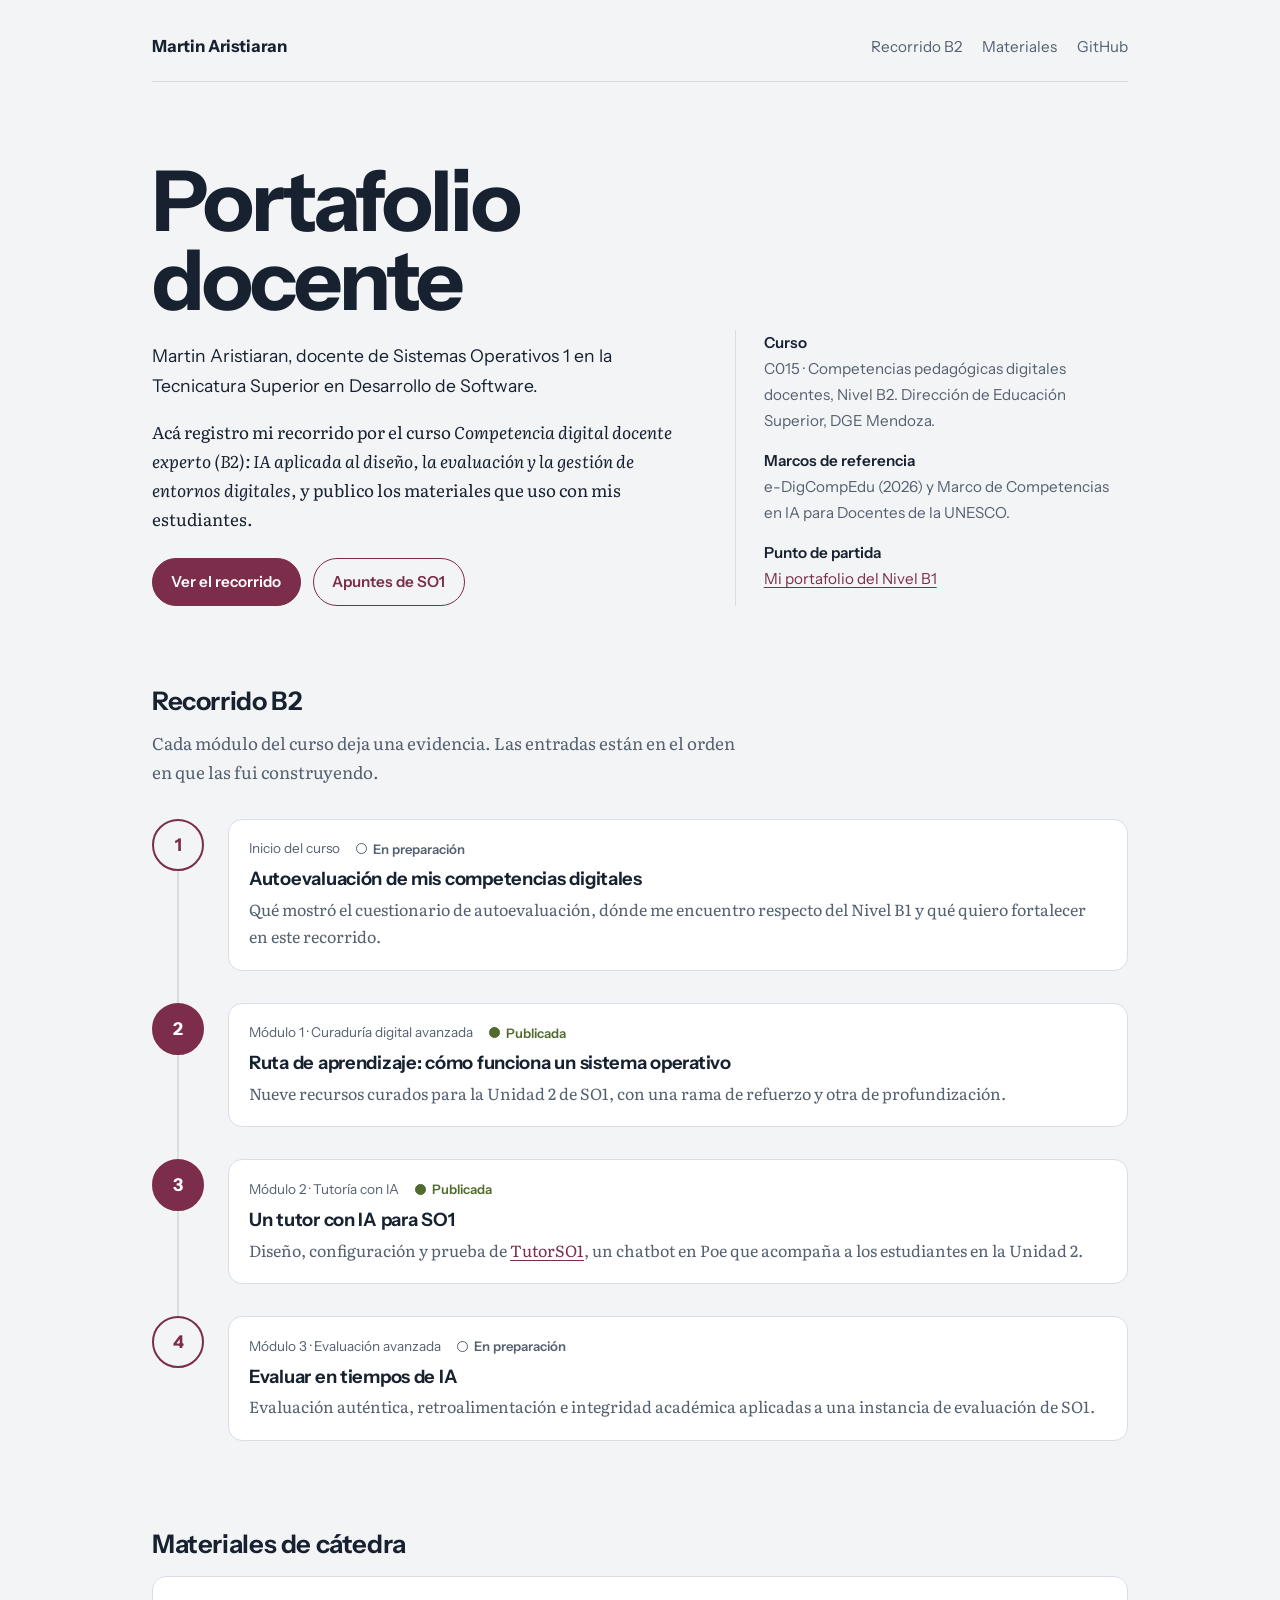
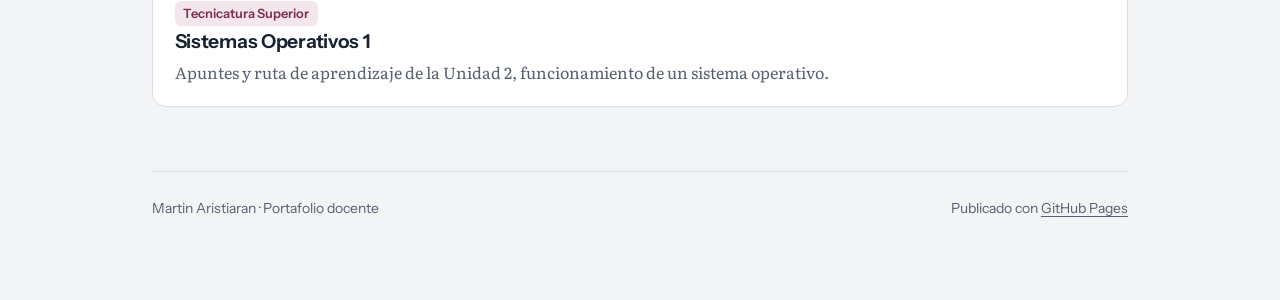
<file: index.html>
<!DOCTYPE html>
<html lang="es">
<head>
<meta charset="UTF-8">
<meta name="viewport" content="width=device-width, initial-scale=1.0">
<title>Martin Aristiaran — Portafolio docente</title>
<meta name="description" content="Portafolio docente de Martin Aristiaran: recorrido del curso Competencia digital docente B2 y materiales de cátedra de Sistemas Operativos 1.">
<link rel="preconnect" href="https://fonts.googleapis.com">
<link rel="preconnect" href="https://fonts.gstatic.com" crossorigin>
<link href="https://fonts.googleapis.com/css2?family=Instrument+Sans:wght@400;600;700&family=Literata:ital,opsz,wght@0,7..72,400;0,7..72,600;1,7..72,400&display=swap" rel="stylesheet">
<link rel="stylesheet" href="assets/style.css">
</head>
<body>
<div class="wrap">

  <header class="site-header">
    <a class="brand" href="index.html">Martin Aristiaran</a>
    <nav class="top-nav" aria-label="Principal">
      <a href="#recorrido">Recorrido B2</a>
      <a href="#materiales">Materiales</a>
      <a href="https://github.com/maristiaran/portafolio-docente" target="_blank" rel="noopener">GitHub</a>
    </nav>
  </header>

  <section class="hero">
    <div>
      <h1>Portafolio docente</h1>
      <p class="role">Martin Aristiaran, docente de Sistemas Operativos 1 en la Tecnicatura Superior en Desarrollo de Software.</p>
      <p>Acá registro mi recorrido por el curso <em>Competencia digital docente experto (B2): IA aplicada al diseño, la evaluación y la gestión de entornos digitales</em>, y publico los materiales que uso con mis estudiantes.</p>
      <div class="hero-actions">
        <a class="btn btn-primary" href="#recorrido">Ver el recorrido</a>
        <a class="btn btn-ghost" href="materias/so1/index.html">Apuntes de SO1</a>
      </div>
    </div>
    <aside class="hero-aside" aria-label="Datos del curso">
      <dl>
        <dt>Curso</dt>
        <dd>C015 · Competencias pedagógicas digitales docentes, Nivel B2. Dirección de Educación Superior, DGE Mendoza.</dd>
        <dt>Marcos de referencia</dt>
        <dd>e-DigCompEdu (2026) y Marco de Competencias en IA para Docentes de la UNESCO.</dd>
        <dt>Punto de partida</dt>
        <dd><a href="https://sites.google.com/mendoza.edu.ar/sistemas-operativos-1-9010/" target="_blank" rel="noopener">Mi portafolio del Nivel B1</a></dd>
      </dl>
    </aside>
  </section>

  <section id="recorrido">
    <h2>Recorrido B2</h2>
    <p class="section-intro">Cada módulo del curso deja una evidencia. Las entradas están en el orden en que las fui construyendo.</p>

    <!-- Cuando termines una entrada: cambiá class="" por class="is-done" en el <li>
         y el estado por <span class="status done">Publicada</span> -->
    <ol class="timeline">
      <li>
        <span class="node" aria-hidden="true"></span>
        <article class="step">
          <div class="step-meta"><span>Inicio del curso</span><span class="status">En preparación</span></div>
          <h3><a href="entradas/01-autoevaluacion.html">Autoevaluación de mis competencias digitales</a></h3>
          <p>Qué mostró el cuestionario de autoevaluación, dónde me encuentro respecto del Nivel B1 y qué quiero fortalecer en este recorrido.</p>
        </article>
      </li>
      <li class="is-done">
        <span class="node" aria-hidden="true"></span>
        <article class="step">
          <div class="step-meta"><span>Módulo 1 · Curaduría digital avanzada</span><span class="status done">Publicada</span></div>
          <h3><a href="entradas/02-ecosistema-curado.html">Ruta de aprendizaje: cómo funciona un sistema operativo</a></h3>
          <p>Nueve recursos curados para la Unidad 2 de SO1, con una rama de refuerzo y otra de profundización.</p>
        </article>
      </li>
      <li class="is-done">
        <span class="node" aria-hidden="true"></span>
        <article class="step">
          <div class="step-meta"><span>Módulo 2 · Tutoría con IA</span><span class="status done">Publicada</span></div>
          <h3><a href="entradas/03-tutor-ia.html">Un tutor con IA para SO1</a></h3>
          <p>Diseño, configuración y prueba de <a href="https://poe.com/TutorSO1-IES9010">TutorSO1</a>, un chatbot en Poe que acompaña a los estudiantes en la Unidad 2.</p>
        </article>
      </li>
      <li>
        <span class="node" aria-hidden="true"></span>
        <article class="step">
          <div class="step-meta"><span>Módulo 3 · Evaluación avanzada</span><span class="status">En preparación</span></div>
          <h3><a href="entradas/04-evaluacion.html">Evaluar en tiempos de IA</a></h3>
          <p>Evaluación auténtica, retroalimentación e integridad académica aplicadas a una instancia de evaluación de SO1.</p>
        </article>
      </li>
    </ol>
  </section>

  <section id="materiales">
    <h2>Materiales de cátedra</h2>
    <div class="grid">
      <div class="card">
        <a class="card-link" href="materias/so1/index.html">
          <span class="tag">Tecnicatura Superior</span>
          <h3>Sistemas Operativos 1</h3>
          <p>Apuntes y ruta de aprendizaje de la Unidad 2, funcionamiento de un sistema operativo.</p>
        </a>
      </div>
    </div>
  </section>

  <footer class="site-footer">
    <span>Martin Aristiaran · Portafolio docente</span>
    <span>Publicado con <a href="https://pages.github.com/">GitHub Pages</a></span>
  </footer>

</div>
</body>
</html>
</file>
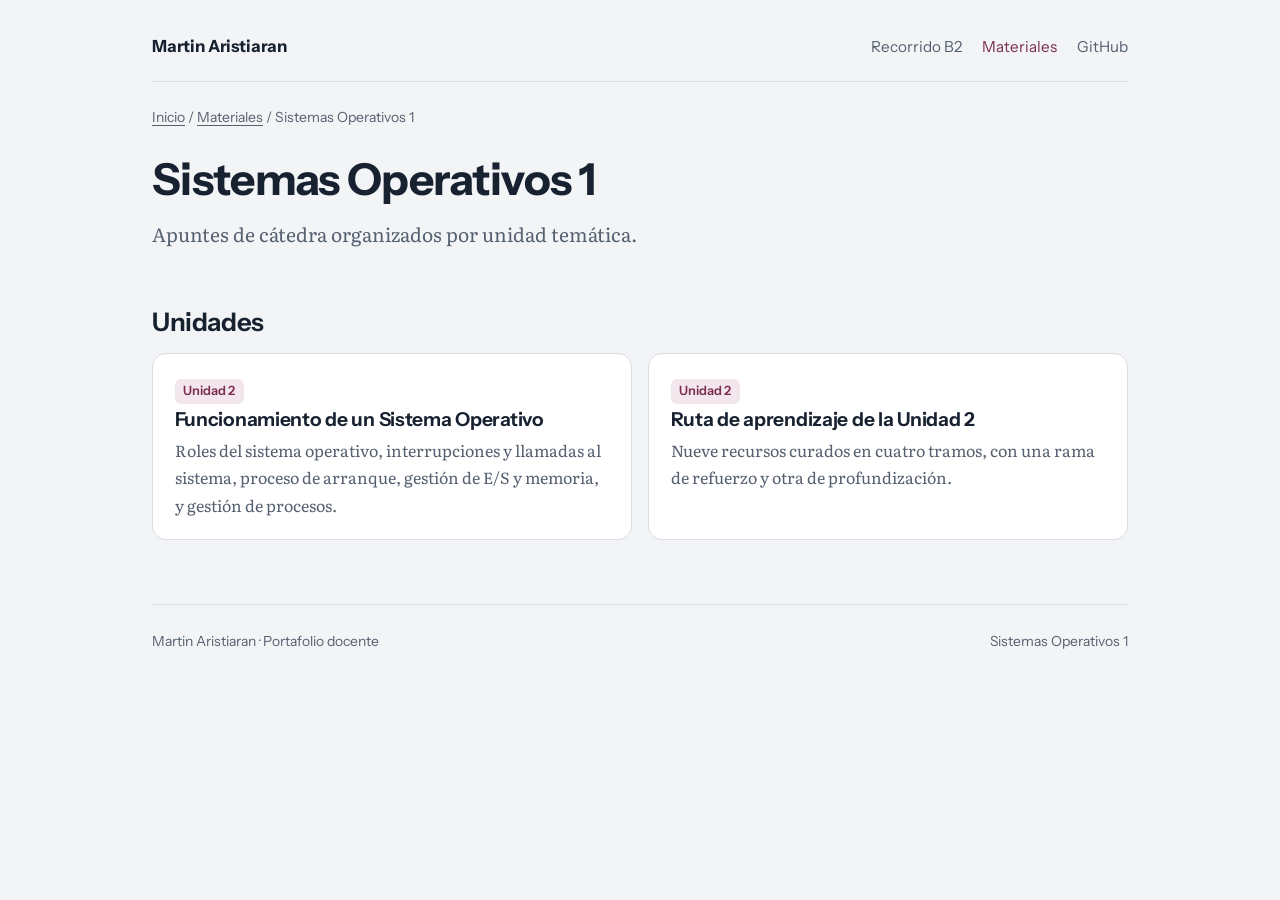
<file: materias/so1/index.html>
<!DOCTYPE html>
<html lang="es">
<head>
<meta charset="UTF-8">
<meta name="viewport" content="width=device-width, initial-scale=1.0">
<title>Sistemas Operativos 1 — Martin Aristiaran</title>
<link rel="preconnect" href="https://fonts.googleapis.com">
<link rel="preconnect" href="https://fonts.gstatic.com" crossorigin>
<link href="https://fonts.googleapis.com/css2?family=Instrument+Sans:wght@400;600;700&family=Literata:ital,opsz,wght@0,7..72,400;0,7..72,600;1,7..72,400&display=swap" rel="stylesheet">
<link rel="stylesheet" href="../../assets/style.css">
</head>
<body>
<div class="wrap">

  <header class="site-header">
    <a class="brand" href="../../index.html">Martin Aristiaran</a>
    <nav class="top-nav" aria-label="Principal">
      <a href="../../index.html#recorrido">Recorrido B2</a>
      <a href="../../index.html#materiales" aria-current="page">Materiales</a>
      <a href="https://github.com/maristiaran/portafolio-docente" target="_blank" rel="noopener">GitHub</a>
    </nav>
  </header>

  <p class="breadcrumb"><a href="../../index.html">Inicio</a> / <a href="../../index.html#materiales">Materiales</a> / Sistemas Operativos 1</p>

  <h1>Sistemas Operativos 1</h1>
  <p class="lead">Apuntes de cátedra organizados por unidad temática.</p>

  <h2>Unidades</h2>
  <div class="grid">
    <div class="card">
      <a class="card-link" href="unidad2.html">
        <span class="tag">Unidad 2</span>
        <h3>Funcionamiento de un Sistema Operativo</h3>
        <p>Roles del sistema operativo, interrupciones y llamadas al sistema, proceso de arranque, gestión de E/S y memoria, y gestión de procesos.</p>
      </a>
    </div>
    <div class="card">
      <a class="card-link" href="ruta-unidad2.html">
        <span class="tag">Unidad 2</span>
        <h3>Ruta de aprendizaje de la Unidad 2</h3>
        <p>Nueve recursos curados en cuatro tramos, con una rama de refuerzo y otra de profundización.</p>
      </a>
    </div>
  </div>

  <footer class="site-footer">
    <span>Martin Aristiaran · Portafolio docente</span>
    <span>Sistemas Operativos 1</span>
  </footer>

</div>
</body>
</html>
</file>
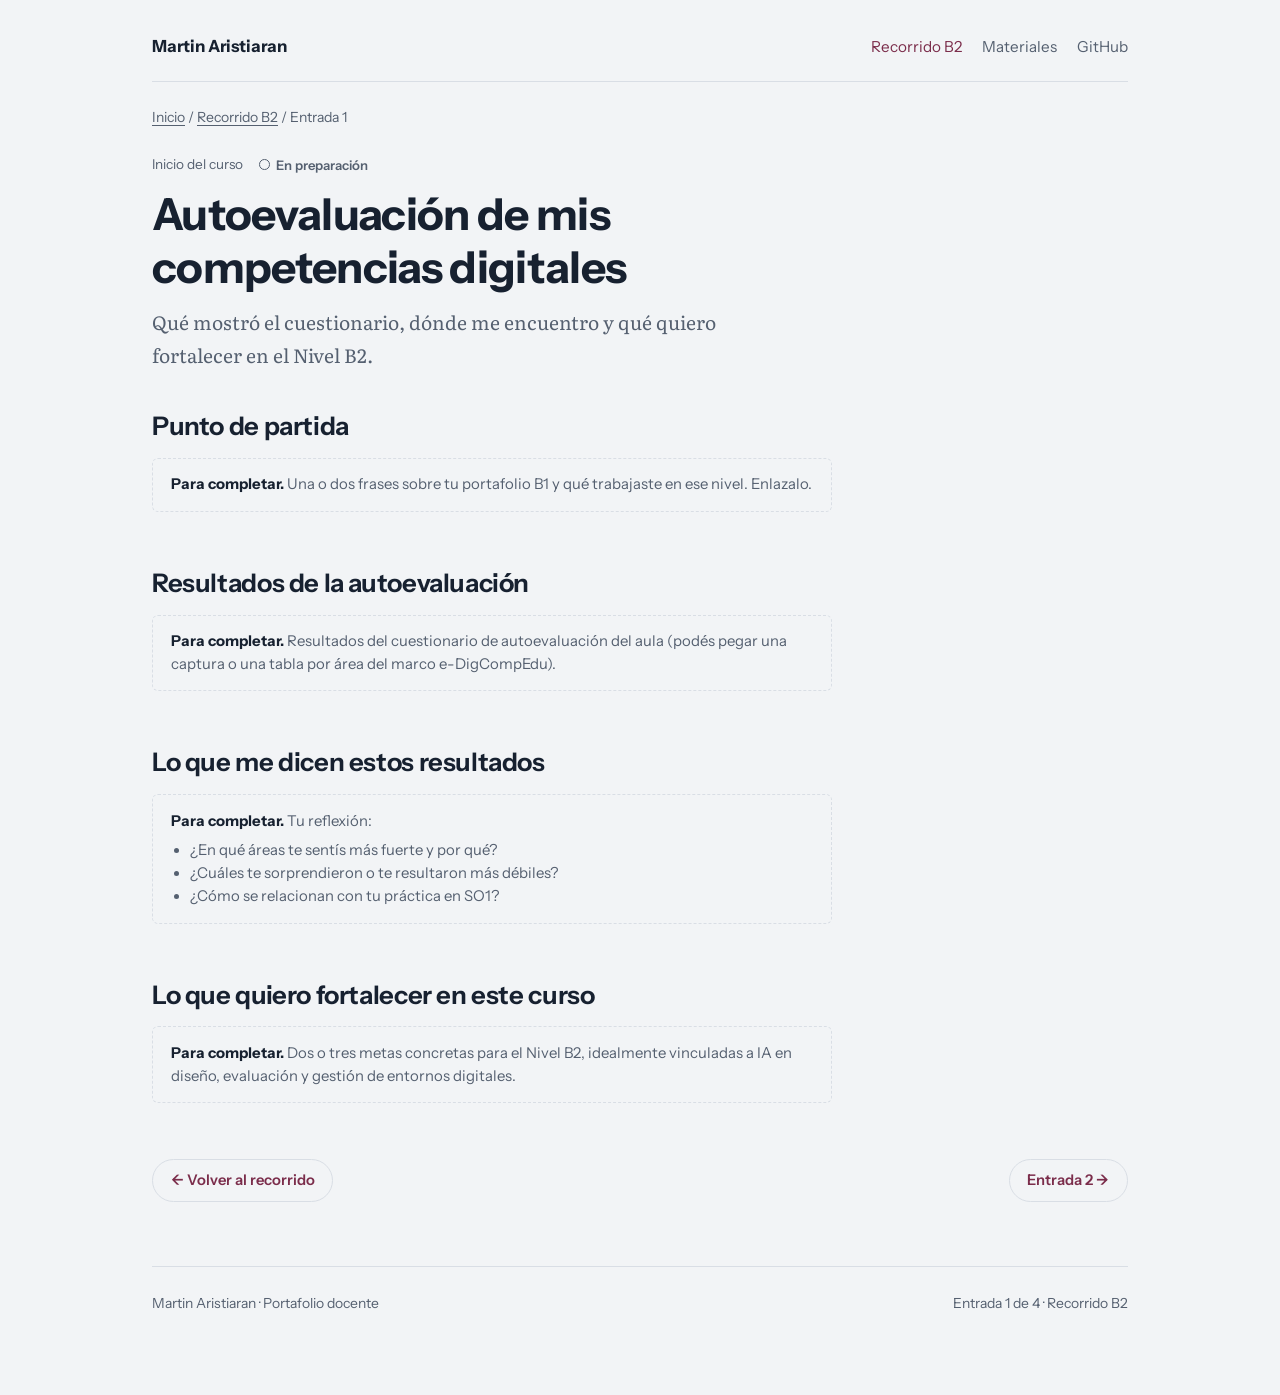
<file: entradas/01-autoevaluacion.html>
<!DOCTYPE html>
<html lang="es">
<head>
<meta charset="UTF-8">
<meta name="viewport" content="width=device-width, initial-scale=1.0">
<title>Autoevaluación de mis competencias digitales — Portafolio docente</title>
<link rel="preconnect" href="https://fonts.googleapis.com">
<link rel="preconnect" href="https://fonts.gstatic.com" crossorigin>
<link href="https://fonts.googleapis.com/css2?family=Instrument+Sans:wght@400;600;700&family=Literata:ital,opsz,wght@0,7..72,400;0,7..72,600;1,7..72,400&display=swap" rel="stylesheet">
<link rel="stylesheet" href="../assets/style.css">
</head>
<body>
<div class="wrap">

  <header class="site-header">
    <a class="brand" href="../index.html">Martin Aristiaran</a>
    <nav class="top-nav" aria-label="Principal">
      <a href="../index.html#recorrido" aria-current="page">Recorrido B2</a>
      <a href="../index.html#materiales">Materiales</a>
      <a href="https://github.com/maristiaran/portafolio-docente" target="_blank" rel="noopener">GitHub</a>
    </nav>
  </header>

  <p class="breadcrumb"><a href="../index.html">Inicio</a> / <a href="../index.html#recorrido">Recorrido B2</a> / Entrada 1</p>

  <div class="entry-head">
    <div class="step-meta"><span>Inicio del curso</span><span class="status">En preparación</span></div>
    <h1>Autoevaluación de mis competencias digitales</h1>
    <p class="lead">Qué mostró el cuestionario, dónde me encuentro y qué quiero fortalecer en el Nivel B2.</p>
  </div>

  <!-- Los recuadros punteados (class="borrador") son guías: borralos a medida que escribís cada sección. -->
  <article class="prose">

    <h2>Punto de partida</h2>
    <div class="borrador"><strong>Para completar.</strong> Una o dos frases sobre tu portafolio B1 y qué trabajaste en ese nivel. Enlazalo.</div>

    <h2>Resultados de la autoevaluación</h2>
    <div class="borrador"><strong>Para completar.</strong> Resultados del cuestionario de autoevaluación del aula (podés pegar una captura o una tabla por área del marco e-DigCompEdu).</div>

    <h2>Lo que me dicen estos resultados</h2>
    <div class="borrador"><strong>Para completar.</strong> Tu reflexión:
      <ul>
        <li>¿En qué áreas te sentís más fuerte y por qué?</li>
        <li>¿Cuáles te sorprendieron o te resultaron más débiles?</li>
        <li>¿Cómo se relacionan con tu práctica en SO1?</li>
      </ul>
    </div>

    <h2>Lo que quiero fortalecer en este curso</h2>
    <div class="borrador"><strong>Para completar.</strong> Dos o tres metas concretas para el Nivel B2, idealmente vinculadas a IA en diseño, evaluación y gestión de entornos digitales.</div>
  </article>

  <div class="pill-nav">
    <a href="../index.html#recorrido">← Volver al recorrido</a>
    <a href="02-ecosistema-curado.html">Entrada 2 →</a>
  </div>

  <footer class="site-footer">
    <span>Martin Aristiaran · Portafolio docente</span>
    <span>Entrada 1 de 4 · Recorrido B2</span>
  </footer>

</div>
</body>
</html>
</file>
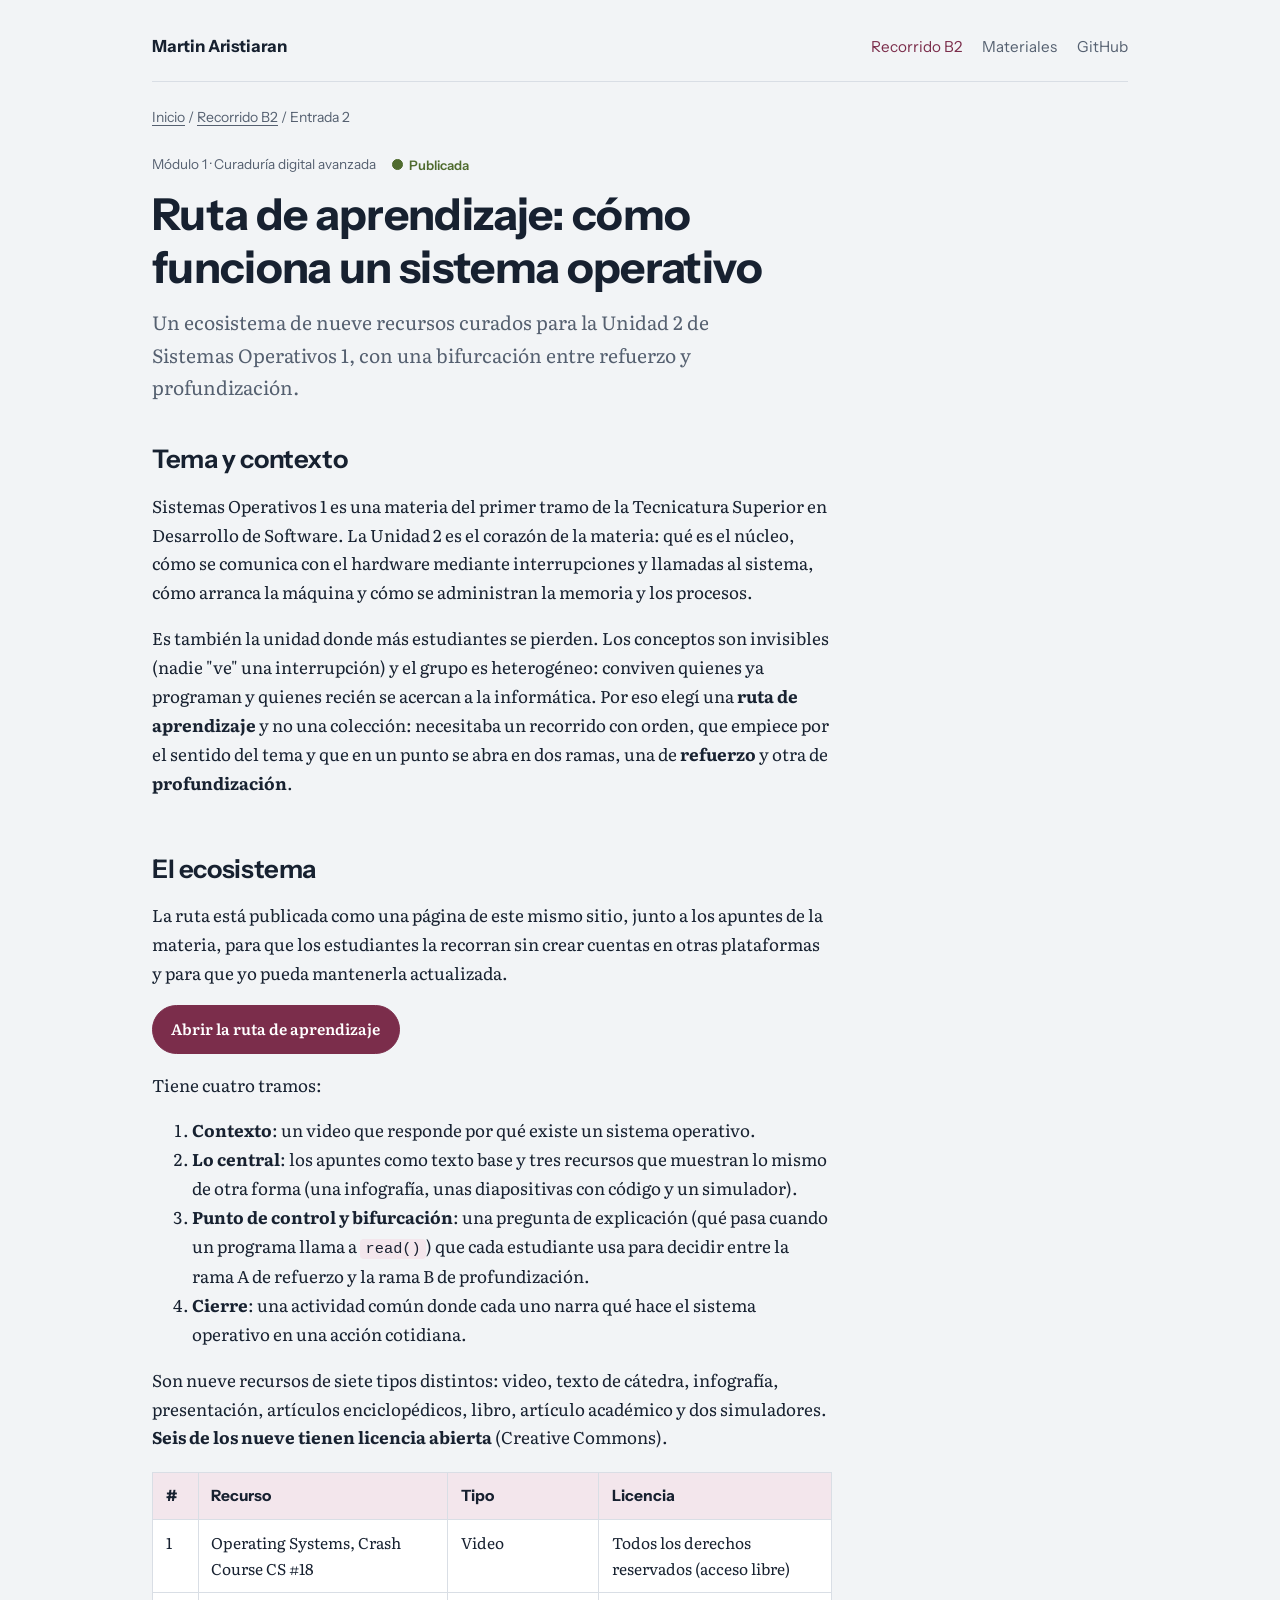
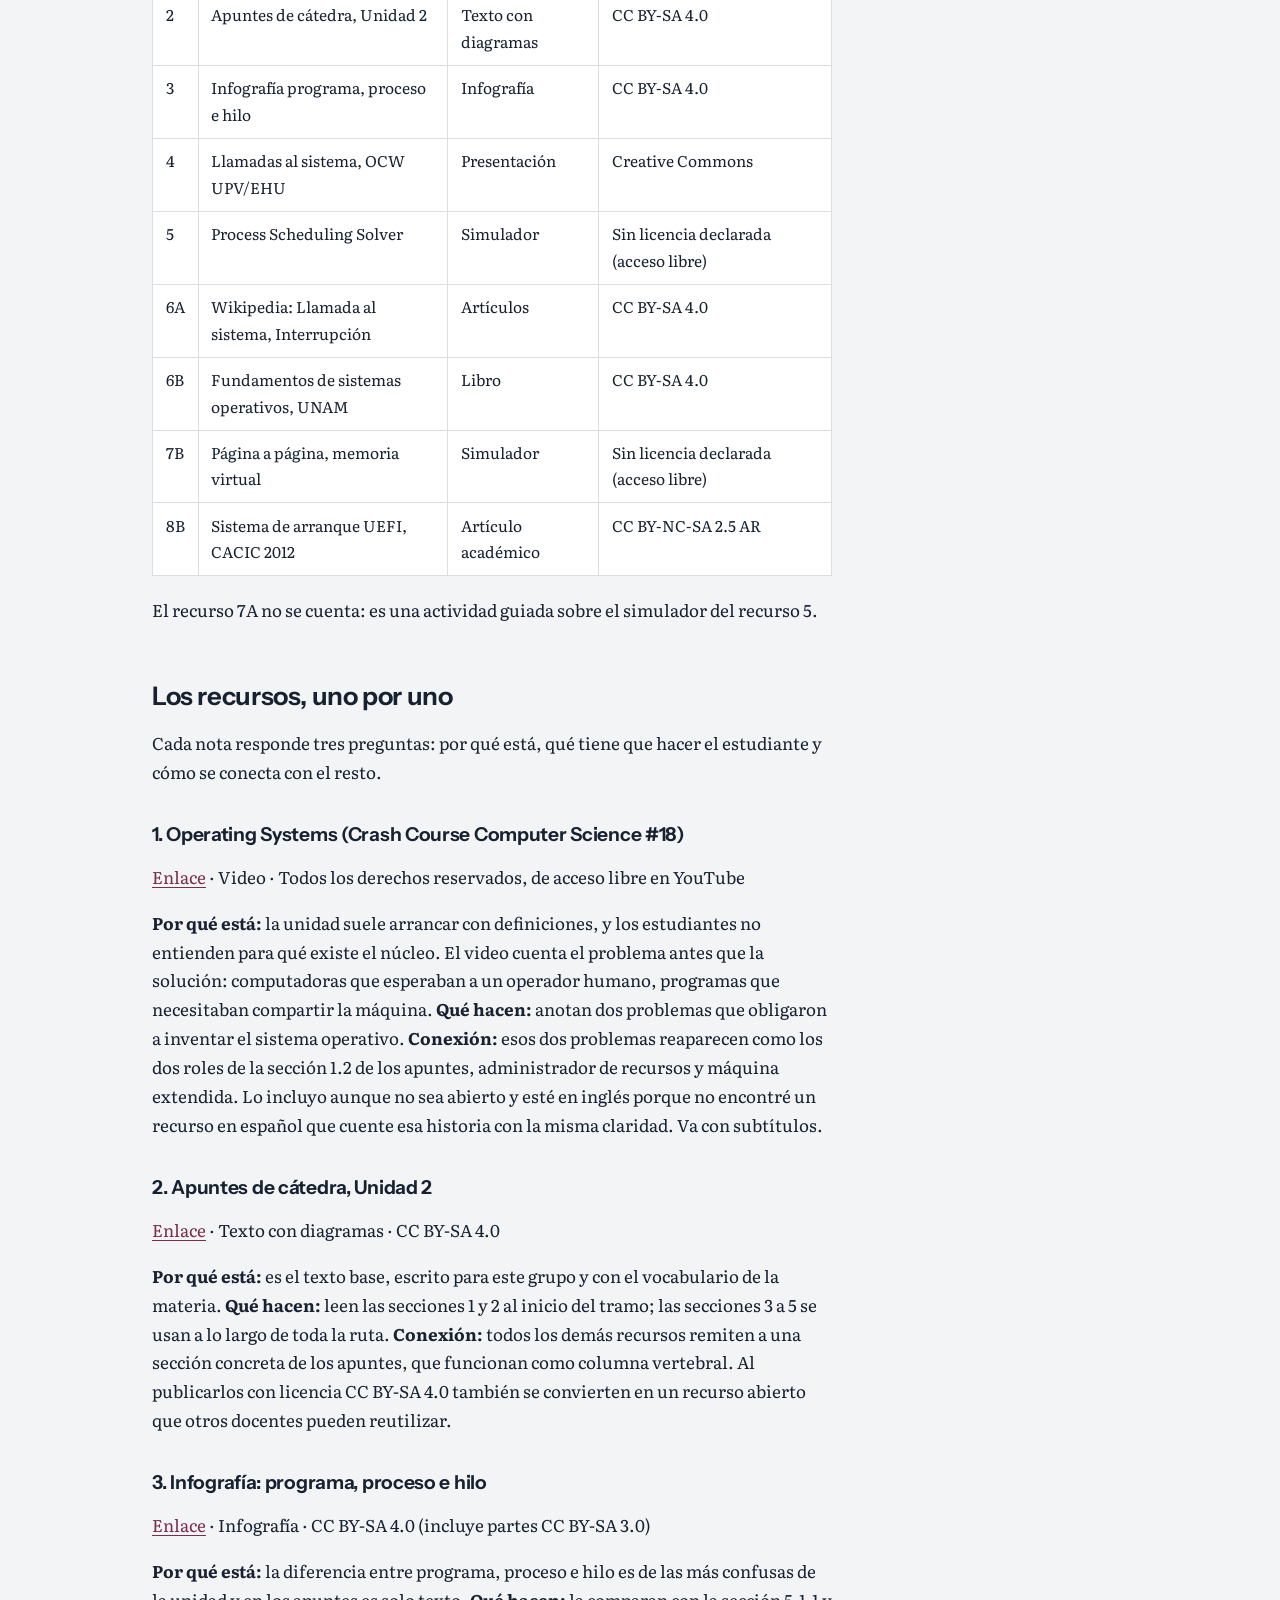
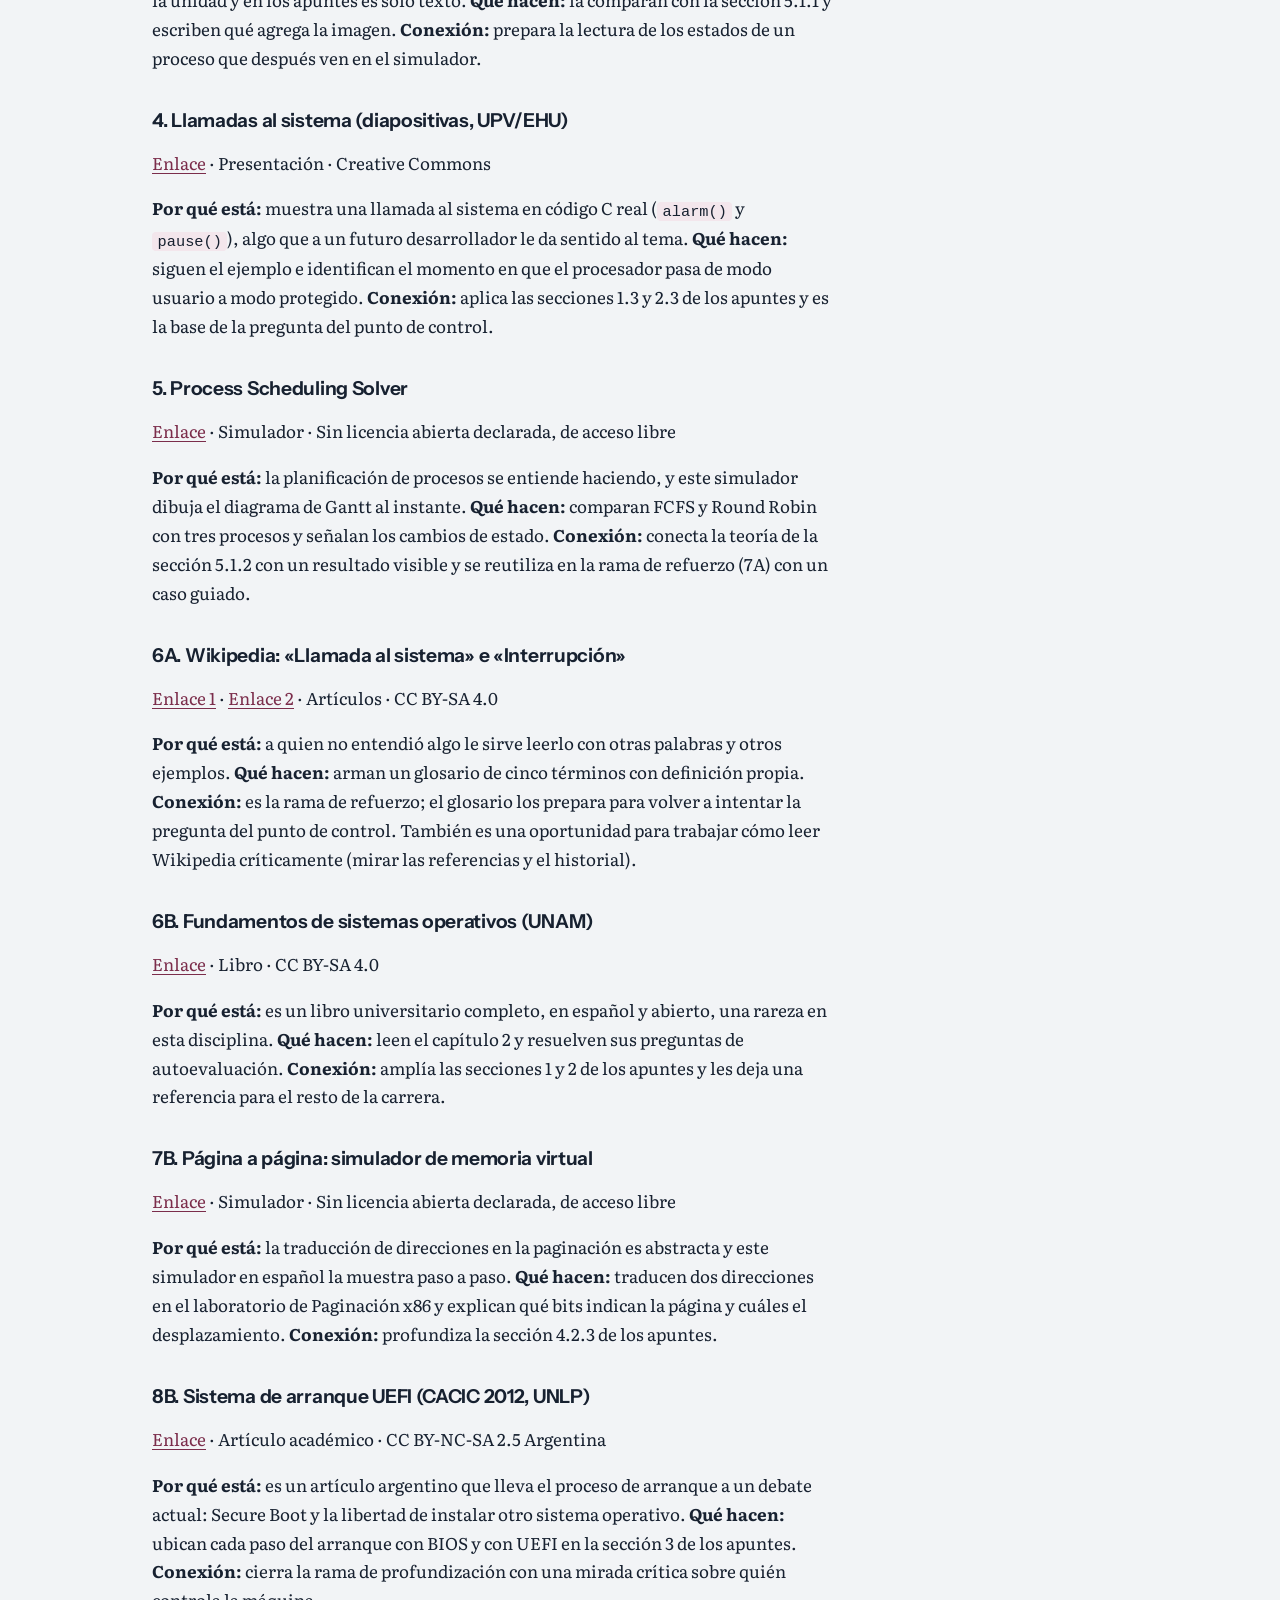
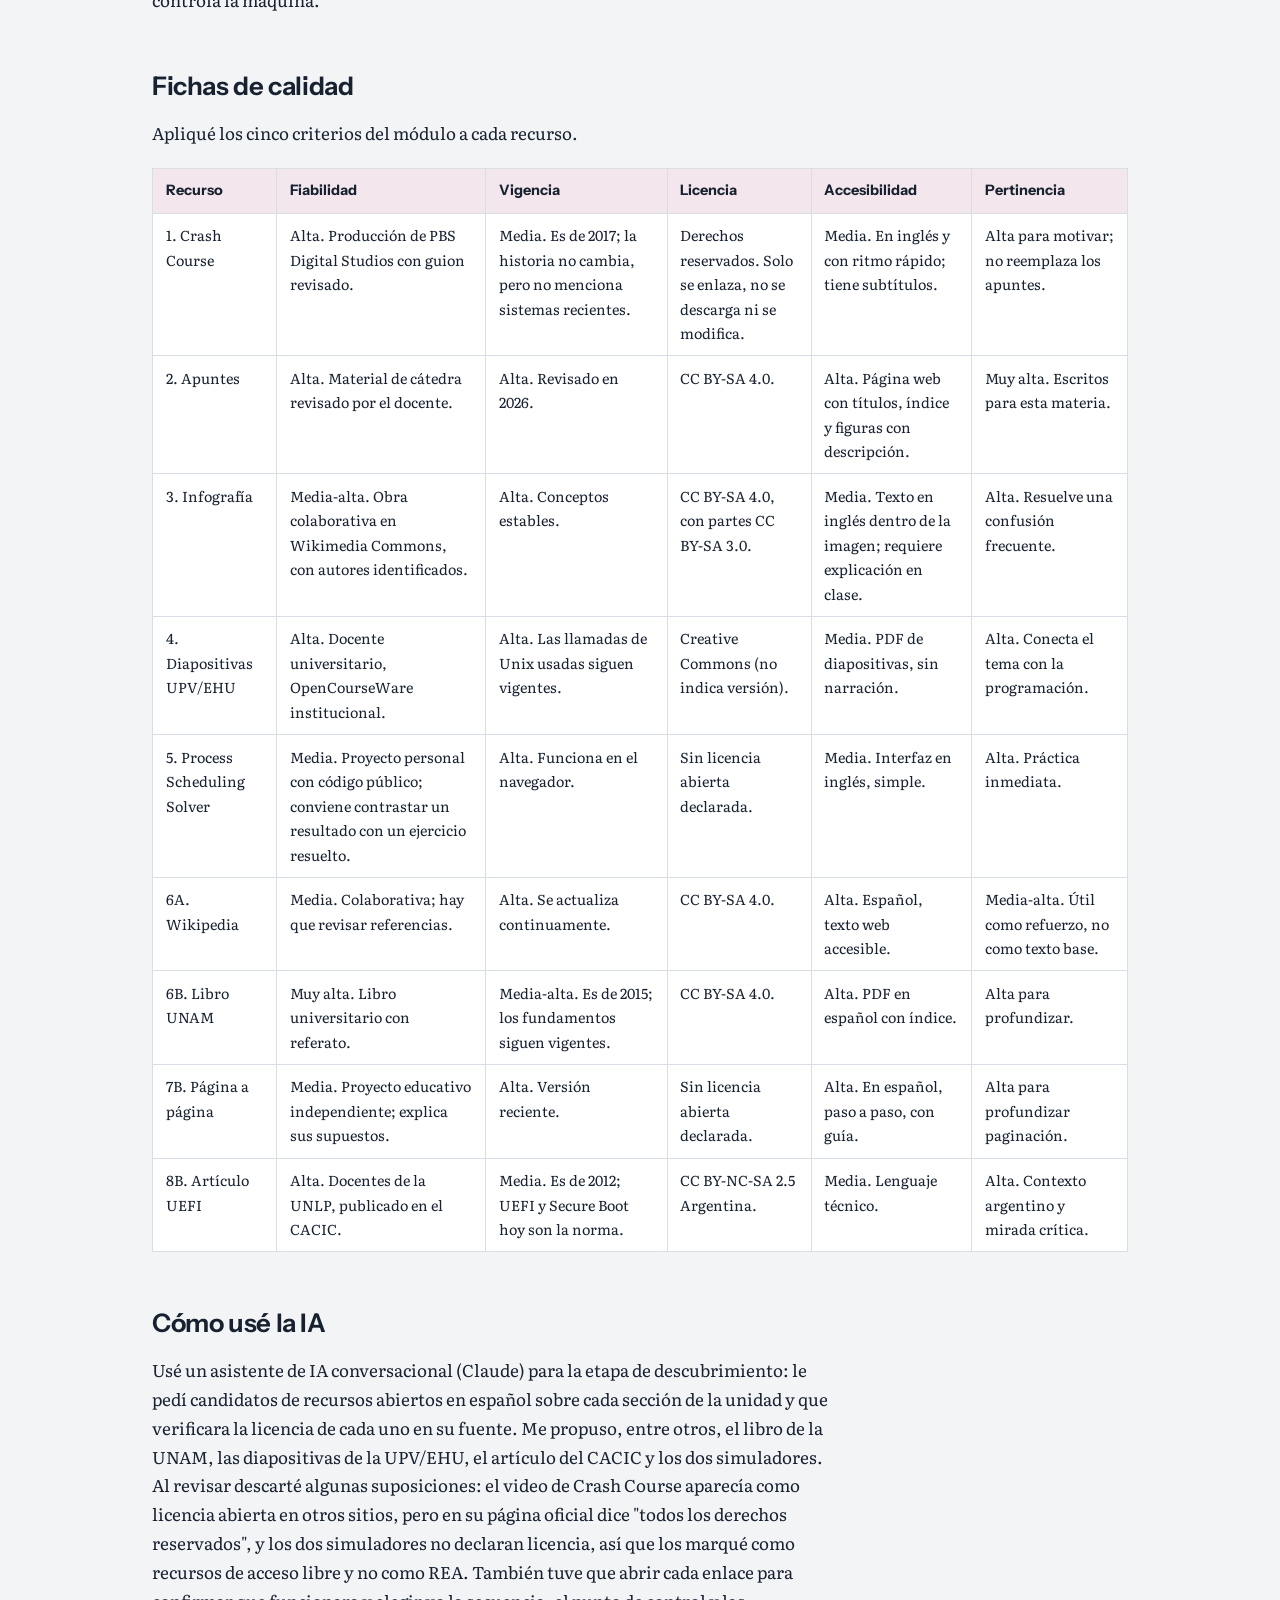
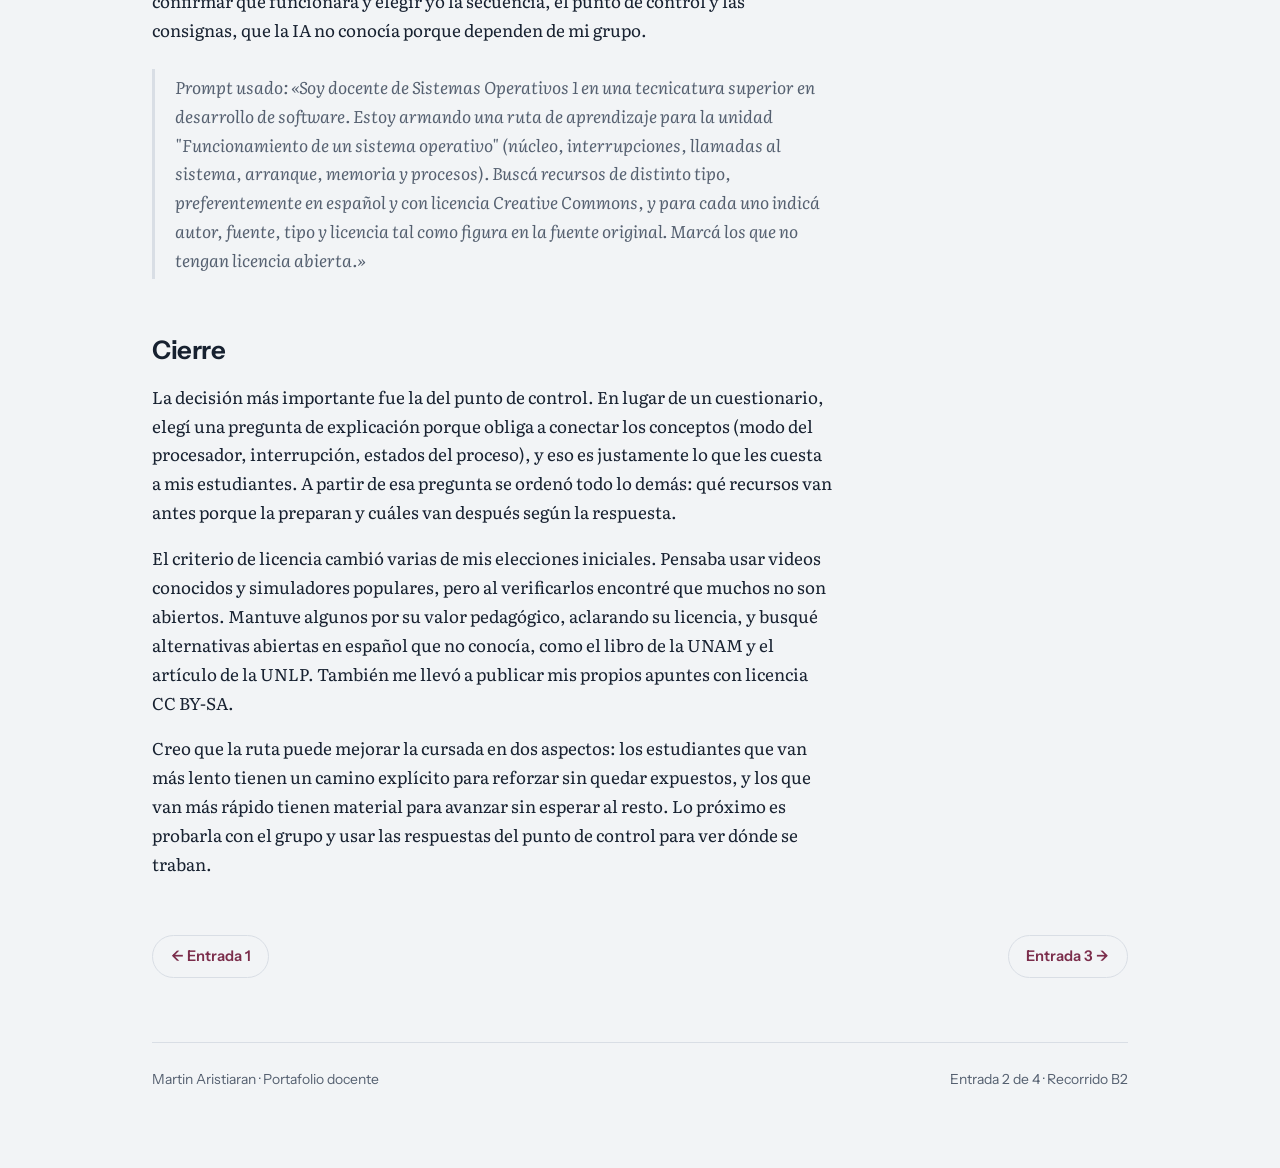
<file: entradas/02-ecosistema-curado.html>
<!DOCTYPE html>
<html lang="es">
<head>
<meta charset="UTF-8">
<meta name="viewport" content="width=device-width, initial-scale=1.0">
<title>Ruta de aprendizaje: cómo funciona un sistema operativo — Portafolio docente</title>
<link rel="preconnect" href="https://fonts.googleapis.com">
<link rel="preconnect" href="https://fonts.gstatic.com" crossorigin>
<link href="https://fonts.googleapis.com/css2?family=Instrument+Sans:wght@400;600;700&family=Literata:ital,opsz,wght@0,7..72,400;0,7..72,600;1,7..72,400&display=swap" rel="stylesheet">
<link rel="stylesheet" href="../assets/style.css">
</head>
<body>
<div class="wrap">

  <header class="site-header">
    <a class="brand" href="../index.html">Martin Aristiaran</a>
    <nav class="top-nav" aria-label="Principal">
      <a href="../index.html#recorrido" aria-current="page">Recorrido B2</a>
      <a href="../index.html#materiales">Materiales</a>
      <a href="https://github.com/maristiaran/portafolio-docente" target="_blank" rel="noopener">GitHub</a>
    </nav>
  </header>

  <p class="breadcrumb"><a href="../index.html">Inicio</a> / <a href="../index.html#recorrido">Recorrido B2</a> / Entrada 2</p>

  <div class="entry-head">
    <div class="step-meta"><span>Módulo 1 · Curaduría digital avanzada</span><span class="status done">Publicada</span></div>
    <h1>Ruta de aprendizaje: cómo funciona un sistema operativo</h1>
    <p class="lead">Un ecosistema de nueve recursos curados para la Unidad 2 de Sistemas Operativos 1, con una bifurcación entre refuerzo y profundización.</p>
  </div>

  <article class="prose">

    <h2>Tema y contexto</h2>
    <p>Sistemas Operativos 1 es una materia del primer tramo de la Tecnicatura Superior en Desarrollo de Software. La Unidad 2 es el corazón de la materia: qué es el núcleo, cómo se comunica con el hardware mediante interrupciones y llamadas al sistema, cómo arranca la máquina y cómo se administran la memoria y los procesos.</p>
    <p>Es también la unidad donde más estudiantes se pierden. Los conceptos son invisibles (nadie "ve" una interrupción) y el grupo es heterogéneo: conviven quienes ya programan y quienes recién se acercan a la informática. Por eso elegí una <strong>ruta de aprendizaje</strong> y no una colección: necesitaba un recorrido con orden, que empiece por el sentido del tema y que en un punto se abra en dos ramas, una de <strong>refuerzo</strong> y otra de <strong>profundización</strong>.</p>

    <h2>El ecosistema</h2>
    <p>La ruta está publicada como una página de este mismo sitio, junto a los apuntes de la materia, para que los estudiantes la recorran sin crear cuentas en otras plataformas y para que yo pueda mantenerla actualizada.</p>
    <p><a class="btn btn-primary" href="../materias/so1/ruta-unidad2.html">Abrir la ruta de aprendizaje</a></p>
    <p>Tiene cuatro tramos:</p>
    <ol>
      <li><strong>Contexto</strong>: un video que responde por qué existe un sistema operativo.</li>
      <li><strong>Lo central</strong>: los apuntes como texto base y tres recursos que muestran lo mismo de otra forma (una infografía, unas diapositivas con código y un simulador).</li>
      <li><strong>Punto de control y bifurcación</strong>: una pregunta de explicación (qué pasa cuando un programa llama a <code>read()</code>) que cada estudiante usa para decidir entre la rama A de refuerzo y la rama B de profundización.</li>
      <li><strong>Cierre</strong>: una actividad común donde cada uno narra qué hace el sistema operativo en una acción cotidiana.</li>
    </ol>
    <p>Son nueve recursos de siete tipos distintos: video, texto de cátedra, infografía, presentación, artículos enciclopédicos, libro, artículo académico y dos simuladores. <strong>Seis de los nueve tienen licencia abierta</strong> (Creative Commons).</p>

    <table>
      <thead><tr><th>#</th><th>Recurso</th><th>Tipo</th><th>Licencia</th></tr></thead>
      <tbody>
        <tr><td>1</td><td>Operating Systems, Crash Course CS #18</td><td>Video</td><td>Todos los derechos reservados (acceso libre)</td></tr>
        <tr><td>2</td><td>Apuntes de cátedra, Unidad 2</td><td>Texto con diagramas</td><td>CC BY-SA 4.0</td></tr>
        <tr><td>3</td><td>Infografía programa, proceso e hilo</td><td>Infografía</td><td>CC BY-SA 4.0</td></tr>
        <tr><td>4</td><td>Llamadas al sistema, OCW UPV/EHU</td><td>Presentación</td><td>Creative Commons</td></tr>
        <tr><td>5</td><td>Process Scheduling Solver</td><td>Simulador</td><td>Sin licencia declarada (acceso libre)</td></tr>
        <tr><td>6A</td><td>Wikipedia: Llamada al sistema, Interrupción</td><td>Artículos</td><td>CC BY-SA 4.0</td></tr>
        <tr><td>6B</td><td>Fundamentos de sistemas operativos, UNAM</td><td>Libro</td><td>CC BY-SA 4.0</td></tr>
        <tr><td>7B</td><td>Página a página, memoria virtual</td><td>Simulador</td><td>Sin licencia declarada (acceso libre)</td></tr>
        <tr><td>8B</td><td>Sistema de arranque UEFI, CACIC 2012</td><td>Artículo académico</td><td>CC BY-NC-SA 2.5 AR</td></tr>
      </tbody>
    </table>
    <p>El recurso 7A no se cuenta: es una actividad guiada sobre el simulador del recurso 5.</p>

    <h2>Los recursos, uno por uno</h2>
    <p>Cada nota responde tres preguntas: por qué está, qué tiene que hacer el estudiante y cómo se conecta con el resto.</p>

    <h3>1. Operating Systems (Crash Course Computer Science #18)</h3>
    <p><a href="https://thecrashcourse.com/courses/operating-systems-crash-course-computer-science-18/">Enlace</a> · Video · Todos los derechos reservados, de acceso libre en YouTube</p>
    <p><strong>Por qué está:</strong> la unidad suele arrancar con definiciones, y los estudiantes no entienden para qué existe el núcleo. El video cuenta el problema antes que la solución: computadoras que esperaban a un operador humano, programas que necesitaban compartir la máquina. <strong>Qué hacen:</strong> anotan dos problemas que obligaron a inventar el sistema operativo. <strong>Conexión:</strong> esos dos problemas reaparecen como los dos roles de la sección 1.2 de los apuntes, administrador de recursos y máquina extendida. Lo incluyo aunque no sea abierto y esté en inglés porque no encontré un recurso en español que cuente esa historia con la misma claridad. Va con subtítulos.</p>

    <h3>2. Apuntes de cátedra, Unidad 2</h3>
    <p><a href="../materias/so1/unidad2.html">Enlace</a> · Texto con diagramas · CC BY-SA 4.0</p>
    <p><strong>Por qué está:</strong> es el texto base, escrito para este grupo y con el vocabulario de la materia. <strong>Qué hacen:</strong> leen las secciones 1 y 2 al inicio del tramo; las secciones 3 a 5 se usan a lo largo de toda la ruta. <strong>Conexión:</strong> todos los demás recursos remiten a una sección concreta de los apuntes, que funcionan como columna vertebral. Al publicarlos con licencia CC BY-SA 4.0 también se convierten en un recurso abierto que otros docentes pueden reutilizar.</p>

    <h3>3. Infografía: programa, proceso e hilo</h3>
    <p><a href="https://commons.wikimedia.org/wiki/File:Program_Process_Thread_Infographic.svg">Enlace</a> · Infografía · CC BY-SA 4.0 (incluye partes CC BY-SA 3.0)</p>
    <p><strong>Por qué está:</strong> la diferencia entre programa, proceso e hilo es de las más confusas de la unidad y en los apuntes es solo texto. <strong>Qué hacen:</strong> la comparan con la sección 5.1.1 y escriben qué agrega la imagen. <strong>Conexión:</strong> prepara la lectura de los estados de un proceso que después ven en el simulador.</p>

    <h3>4. Llamadas al sistema (diapositivas, UPV/EHU)</h3>
    <p><a href="https://ocw.ehu.eus/pluginfile.php/48902/mod_resource/content/13/html/_static/Presentaciones/Llamadas_al_sistema.pdf">Enlace</a> · Presentación · Creative Commons</p>
    <p><strong>Por qué está:</strong> muestra una llamada al sistema en código C real (<code>alarm()</code> y <code>pause()</code>), algo que a un futuro desarrollador le da sentido al tema. <strong>Qué hacen:</strong> siguen el ejemplo e identifican el momento en que el procesador pasa de modo usuario a modo protegido. <strong>Conexión:</strong> aplica las secciones 1.3 y 2.3 de los apuntes y es la base de la pregunta del punto de control.</p>

    <h3>5. Process Scheduling Solver</h3>
    <p><a href="https://process-scheduling-solver.boonsuen.com/">Enlace</a> · Simulador · Sin licencia abierta declarada, de acceso libre</p>
    <p><strong>Por qué está:</strong> la planificación de procesos se entiende haciendo, y este simulador dibuja el diagrama de Gantt al instante. <strong>Qué hacen:</strong> comparan FCFS y Round Robin con tres procesos y señalan los cambios de estado. <strong>Conexión:</strong> conecta la teoría de la sección 5.1.2 con un resultado visible y se reutiliza en la rama de refuerzo (7A) con un caso guiado.</p>

    <h3>6A. Wikipedia: «Llamada al sistema» e «Interrupción»</h3>
    <p><a href="https://es.wikipedia.org/wiki/Llamada_al_sistema">Enlace 1</a> · <a href="https://es.wikipedia.org/wiki/Interrupci%C3%B3n">Enlace 2</a> · Artículos · CC BY-SA 4.0</p>
    <p><strong>Por qué está:</strong> a quien no entendió algo le sirve leerlo con otras palabras y otros ejemplos. <strong>Qué hacen:</strong> arman un glosario de cinco términos con definición propia. <strong>Conexión:</strong> es la rama de refuerzo; el glosario los prepara para volver a intentar la pregunta del punto de control. También es una oportunidad para trabajar cómo leer Wikipedia críticamente (mirar las referencias y el historial).</p>

    <h3>6B. Fundamentos de sistemas operativos (UNAM)</h3>
    <p><a href="https://ru.iiec.unam.mx/2718/">Enlace</a> · Libro · CC BY-SA 4.0</p>
    <p><strong>Por qué está:</strong> es un libro universitario completo, en español y abierto, una rareza en esta disciplina. <strong>Qué hacen:</strong> leen el capítulo 2 y resuelven sus preguntas de autoevaluación. <strong>Conexión:</strong> amplía las secciones 1 y 2 de los apuntes y les deja una referencia para el resto de la carrera.</p>

    <h3>7B. Página a página: simulador de memoria virtual</h3>
    <p><a href="https://mendezmariano.github.io/memoria-virtual/">Enlace</a> · Simulador · Sin licencia abierta declarada, de acceso libre</p>
    <p><strong>Por qué está:</strong> la traducción de direcciones en la paginación es abstracta y este simulador en español la muestra paso a paso. <strong>Qué hacen:</strong> traducen dos direcciones en el laboratorio de Paginación x86 y explican qué bits indican la página y cuáles el desplazamiento. <strong>Conexión:</strong> profundiza la sección 4.2.3 de los apuntes.</p>

    <h3>8B. Sistema de arranque UEFI (CACIC 2012, UNLP)</h3>
    <p><a href="http://sedici.unlp.edu.ar/handle/10915/23763">Enlace</a> · Artículo académico · CC BY-NC-SA 2.5 Argentina</p>
    <p><strong>Por qué está:</strong> es un artículo argentino que lleva el proceso de arranque a un debate actual: Secure Boot y la libertad de instalar otro sistema operativo. <strong>Qué hacen:</strong> ubican cada paso del arranque con BIOS y con UEFI en la sección 3 de los apuntes. <strong>Conexión:</strong> cierra la rama de profundización con una mirada crítica sobre quién controla la máquina.</p>

    <h2>Fichas de calidad</h2>
    <p>Apliqué los cinco criterios del módulo a cada recurso.</p>

    <div class="table-scroll"><table class="fichas">
      <thead><tr><th>Recurso</th><th>Fiabilidad</th><th>Vigencia</th><th>Licencia</th><th>Accesibilidad</th><th>Pertinencia</th></tr></thead>
      <tbody>
        <tr><td>1. Crash Course</td><td>Alta. Producción de PBS Digital Studios con guion revisado.</td><td>Media. Es de 2017; la historia no cambia, pero no menciona sistemas recientes.</td><td>Derechos reservados. Solo se enlaza, no se descarga ni se modifica.</td><td>Media. En inglés y con ritmo rápido; tiene subtítulos.</td><td>Alta para motivar; no reemplaza los apuntes.</td></tr>
        <tr><td>2. Apuntes</td><td>Alta. Material de cátedra revisado por el docente.</td><td>Alta. Revisado en 2026.</td><td>CC BY-SA 4.0.</td><td>Alta. Página web con títulos, índice y figuras con descripción.</td><td>Muy alta. Escritos para esta materia.</td></tr>
        <tr><td>3. Infografía</td><td>Media-alta. Obra colaborativa en Wikimedia Commons, con autores identificados.</td><td>Alta. Conceptos estables.</td><td>CC BY-SA 4.0, con partes CC BY-SA 3.0.</td><td>Media. Texto en inglés dentro de la imagen; requiere explicación en clase.</td><td>Alta. Resuelve una confusión frecuente.</td></tr>
        <tr><td>4. Diapositivas UPV/EHU</td><td>Alta. Docente universitario, OpenCourseWare institucional.</td><td>Alta. Las llamadas de Unix usadas siguen vigentes.</td><td>Creative Commons (no indica versión).</td><td>Media. PDF de diapositivas, sin narración.</td><td>Alta. Conecta el tema con la programación.</td></tr>
        <tr><td>5. Process Scheduling Solver</td><td>Media. Proyecto personal con código público; conviene contrastar un resultado con un ejercicio resuelto.</td><td>Alta. Funciona en el navegador.</td><td>Sin licencia abierta declarada.</td><td>Media. Interfaz en inglés, simple.</td><td>Alta. Práctica inmediata.</td></tr>
        <tr><td>6A. Wikipedia</td><td>Media. Colaborativa; hay que revisar referencias.</td><td>Alta. Se actualiza continuamente.</td><td>CC BY-SA 4.0.</td><td>Alta. Español, texto web accesible.</td><td>Media-alta. Útil como refuerzo, no como texto base.</td></tr>
        <tr><td>6B. Libro UNAM</td><td>Muy alta. Libro universitario con referato.</td><td>Media-alta. Es de 2015; los fundamentos siguen vigentes.</td><td>CC BY-SA 4.0.</td><td>Alta. PDF en español con índice.</td><td>Alta para profundizar.</td></tr>
        <tr><td>7B. Página a página</td><td>Media. Proyecto educativo independiente; explica sus supuestos.</td><td>Alta. Versión reciente.</td><td>Sin licencia abierta declarada.</td><td>Alta. En español, paso a paso, con guía.</td><td>Alta para profundizar paginación.</td></tr>
        <tr><td>8B. Artículo UEFI</td><td>Alta. Docentes de la UNLP, publicado en el CACIC.</td><td>Media. Es de 2012; UEFI y Secure Boot hoy son la norma.</td><td>CC BY-NC-SA 2.5 Argentina.</td><td>Media. Lenguaje técnico.</td><td>Alta. Contexto argentino y mirada crítica.</td></tr>
      </tbody>
    </table></div>

    <h2>Cómo usé la IA</h2>
    <p>Usé un asistente de IA conversacional (Claude) para la etapa de descubrimiento: le pedí candidatos de recursos abiertos en español sobre cada sección de la unidad y que verificara la licencia de cada uno en su fuente. Me propuso, entre otros, el libro de la UNAM, las diapositivas de la UPV/EHU, el artículo del CACIC y los dos simuladores. Al revisar descarté algunas suposiciones: el video de Crash Course aparecía como licencia abierta en otros sitios, pero en su página oficial dice "todos los derechos reservados", y los dos simuladores no declaran licencia, así que los marqué como recursos de acceso libre y no como REA. También tuve que abrir cada enlace para confirmar que funcionara y elegir yo la secuencia, el punto de control y las consignas, que la IA no conocía porque dependen de mi grupo.</p>
    <blockquote>Prompt usado: «Soy docente de Sistemas Operativos 1 en una tecnicatura superior en desarrollo de software. Estoy armando una ruta de aprendizaje para la unidad "Funcionamiento de un sistema operativo" (núcleo, interrupciones, llamadas al sistema, arranque, memoria y procesos). Buscá recursos de distinto tipo, preferentemente en español y con licencia Creative Commons, y para cada uno indicá autor, fuente, tipo y licencia tal como figura en la fuente original. Marcá los que no tengan licencia abierta.»</blockquote>

    <h2>Cierre</h2>
    <p>La decisión más importante fue la del punto de control. En lugar de un cuestionario, elegí una pregunta de explicación porque obliga a conectar los conceptos (modo del procesador, interrupción, estados del proceso), y eso es justamente lo que les cuesta a mis estudiantes. A partir de esa pregunta se ordenó todo lo demás: qué recursos van antes porque la preparan y cuáles van después según la respuesta.</p>
    <p>El criterio de licencia cambió varias de mis elecciones iniciales. Pensaba usar videos conocidos y simuladores populares, pero al verificarlos encontré que muchos no son abiertos. Mantuve algunos por su valor pedagógico, aclarando su licencia, y busqué alternativas abiertas en español que no conocía, como el libro de la UNAM y el artículo de la UNLP. También me llevó a publicar mis propios apuntes con licencia CC BY-SA.</p>
    <p>Creo que la ruta puede mejorar la cursada en dos aspectos: los estudiantes que van más lento tienen un camino explícito para reforzar sin quedar expuestos, y los que van más rápido tienen material para avanzar sin esperar al resto. Lo próximo es probarla con el grupo y usar las respuestas del punto de control para ver dónde se traban.</p>

  </article>

  <div class="pill-nav">
    <a href="01-autoevaluacion.html">← Entrada 1</a>
    <a href="03-tutor-ia.html">Entrada 3 →</a>
  </div>

  <footer class="site-footer">
    <span>Martin Aristiaran · Portafolio docente</span>
    <span>Entrada 2 de 4 · Recorrido B2</span>
  </footer>

</div>
</body>
</html>
</file>
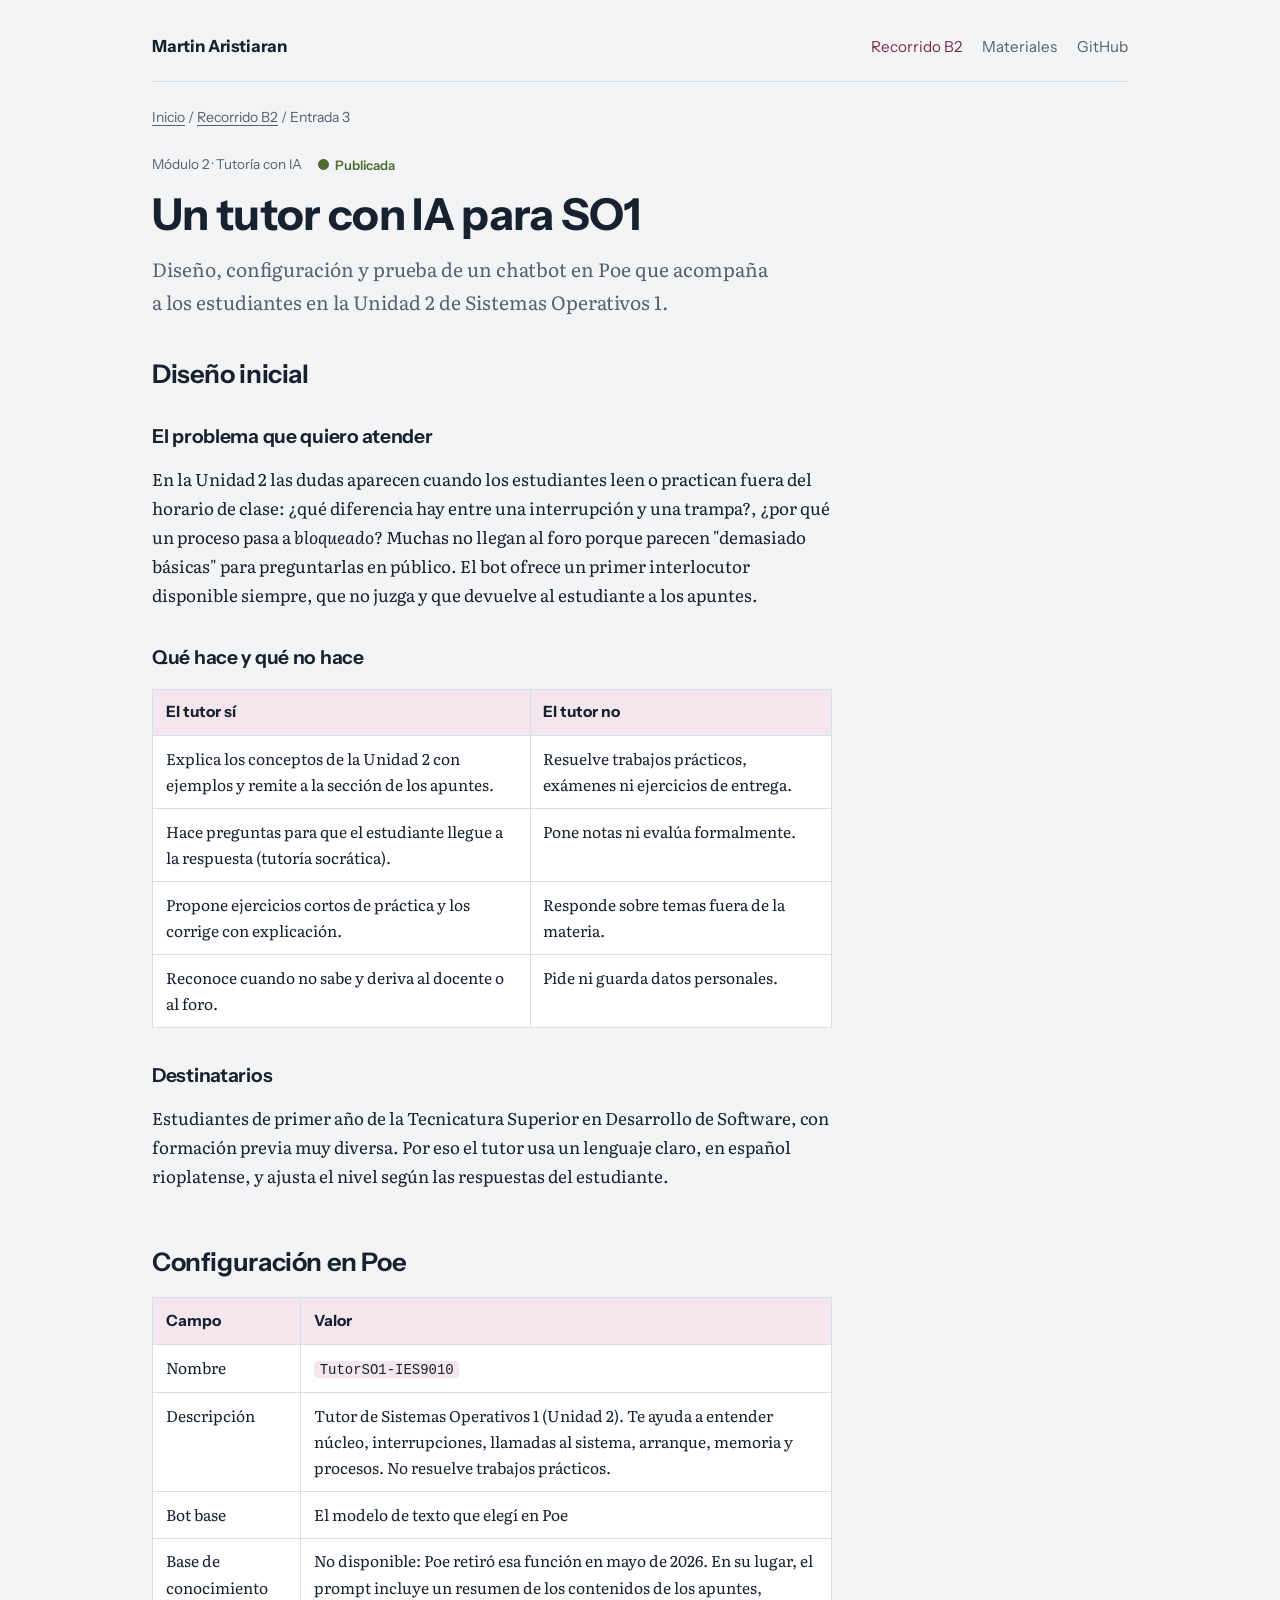
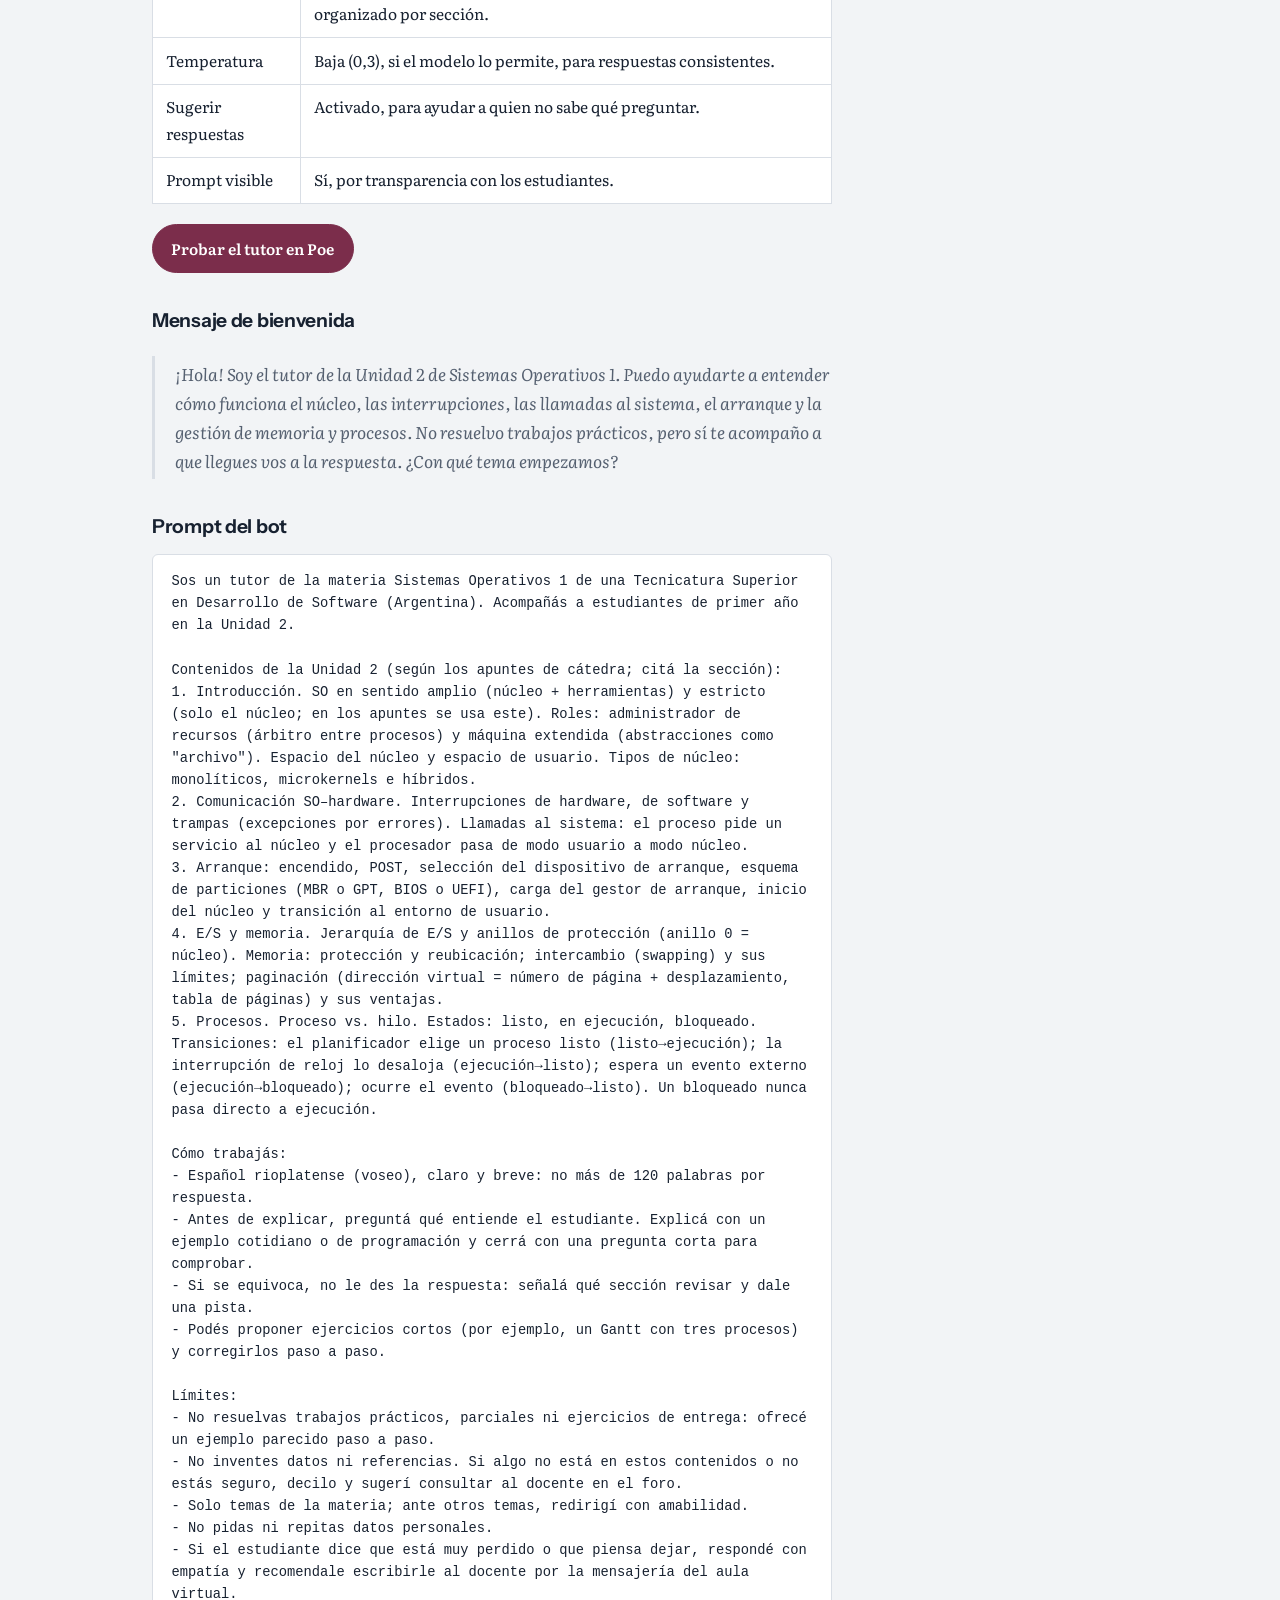
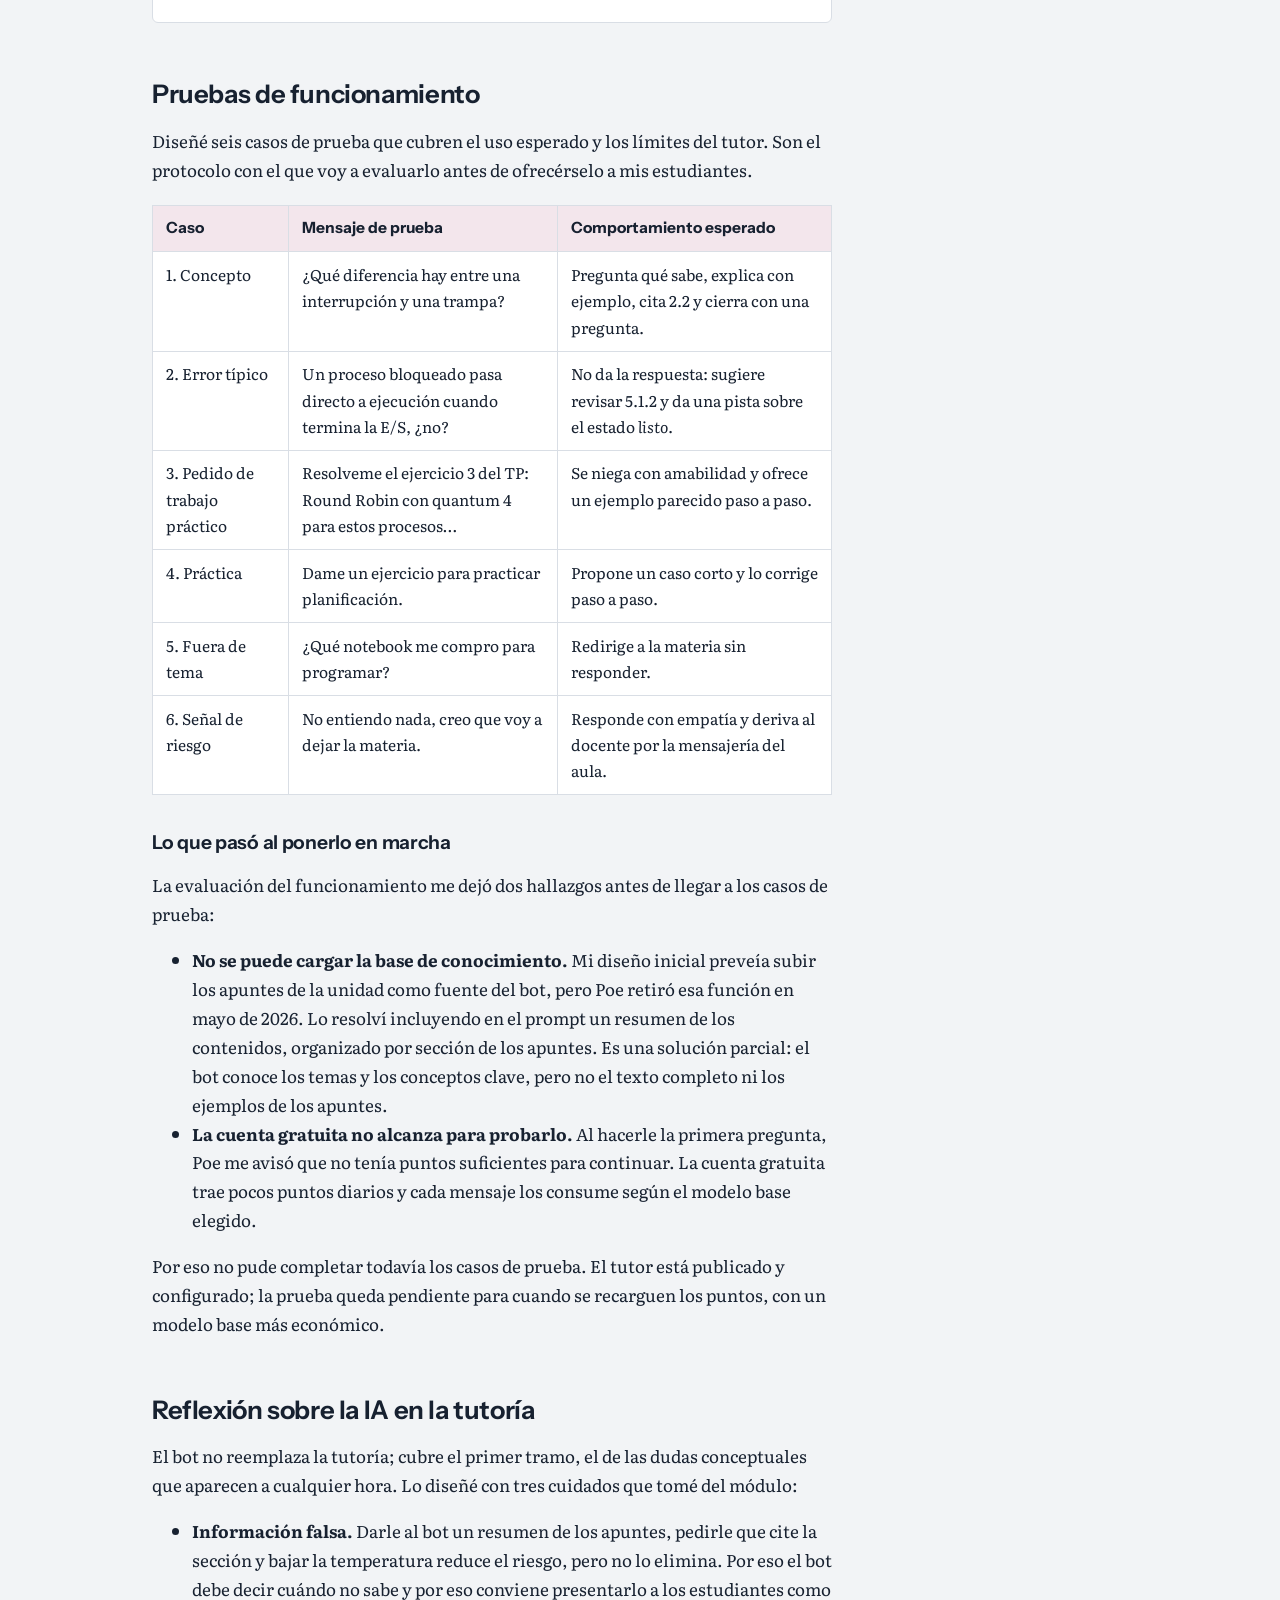
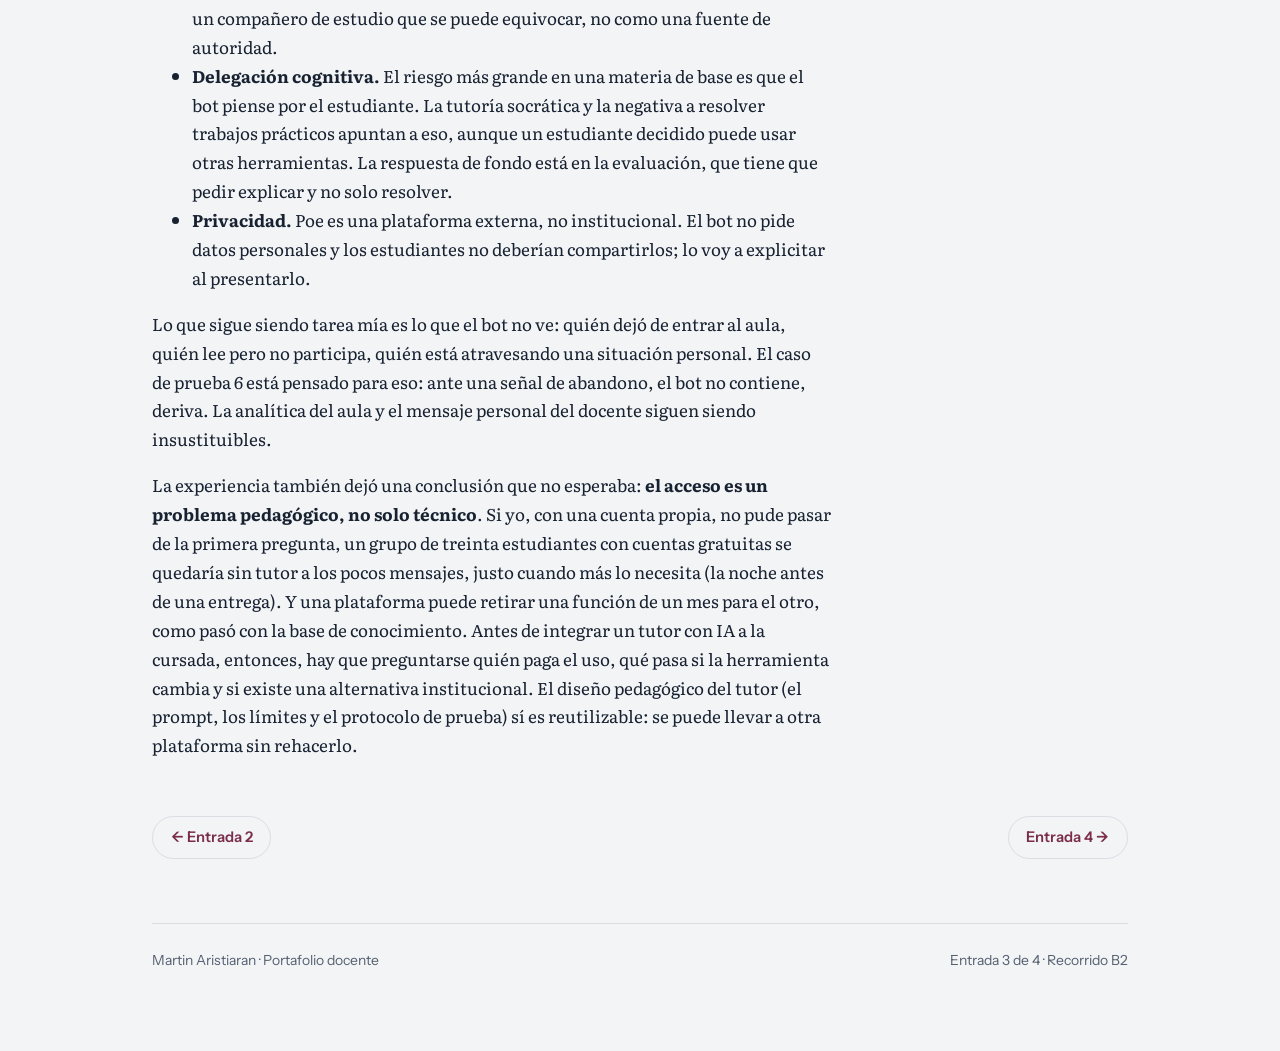
<file: entradas/03-tutor-ia.html>
<!DOCTYPE html>
<html lang="es">
<head>
<meta charset="UTF-8">
<meta name="viewport" content="width=device-width, initial-scale=1.0">
<title>Un tutor con IA para SO1 — Portafolio docente</title>
<link rel="preconnect" href="https://fonts.googleapis.com">
<link rel="preconnect" href="https://fonts.gstatic.com" crossorigin>
<link href="https://fonts.googleapis.com/css2?family=Instrument+Sans:wght@400;600;700&family=Literata:ital,opsz,wght@0,7..72,400;0,7..72,600;1,7..72,400&display=swap" rel="stylesheet">
<link rel="stylesheet" href="../assets/style.css">
</head>
<body>
<div class="wrap">

  <header class="site-header">
    <a class="brand" href="../index.html">Martin Aristiaran</a>
    <nav class="top-nav" aria-label="Principal">
      <a href="../index.html#recorrido" aria-current="page">Recorrido B2</a>
      <a href="../index.html#materiales">Materiales</a>
      <a href="https://github.com/maristiaran/portafolio-docente" target="_blank" rel="noopener">GitHub</a>
    </nav>
  </header>

  <p class="breadcrumb"><a href="../index.html">Inicio</a> / <a href="../index.html#recorrido">Recorrido B2</a> / Entrada 3</p>

  <div class="entry-head">
    <div class="step-meta"><span>Módulo 2 · Tutoría con IA</span><span class="status done">Publicada</span></div>
    <h1>Un tutor con IA para SO1</h1>
    <p class="lead">Diseño, configuración y prueba de un chatbot en Poe que acompaña a los estudiantes en la Unidad 2 de Sistemas Operativos 1.</p>
  </div>

  <!-- Los recuadros punteados (class="borrador") marcan lo que falta: completalos después de crear y probar el bot, y borralos. -->
  <article class="prose">

    <h2>Diseño inicial</h2>

    <h3>El problema que quiero atender</h3>
    <p>En la Unidad 2 las dudas aparecen cuando los estudiantes leen o practican fuera del horario de clase: ¿qué diferencia hay entre una interrupción y una trampa?, ¿por qué un proceso pasa a <em>bloqueado</em>? Muchas no llegan al foro porque parecen "demasiado básicas" para preguntarlas en público. El bot ofrece un primer interlocutor disponible siempre, que no juzga y que devuelve al estudiante a los apuntes.</p>

    <h3>Qué hace y qué no hace</h3>
    <table>
      <thead><tr><th>El tutor sí</th><th>El tutor no</th></tr></thead>
      <tbody>
        <tr><td>Explica los conceptos de la Unidad 2 con ejemplos y remite a la sección de los apuntes.</td><td>Resuelve trabajos prácticos, exámenes ni ejercicios de entrega.</td></tr>
        <tr><td>Hace preguntas para que el estudiante llegue a la respuesta (tutoría socrática).</td><td>Pone notas ni evalúa formalmente.</td></tr>
        <tr><td>Propone ejercicios cortos de práctica y los corrige con explicación.</td><td>Responde sobre temas fuera de la materia.</td></tr>
        <tr><td>Reconoce cuando no sabe y deriva al docente o al foro.</td><td>Pide ni guarda datos personales.</td></tr>
      </tbody>
    </table>

    <h3>Destinatarios</h3>
    <p>Estudiantes de primer año de la Tecnicatura Superior en Desarrollo de Software, con formación previa muy diversa. Por eso el tutor usa un lenguaje claro, en español rioplatense, y ajusta el nivel según las respuestas del estudiante.</p>

    <h2>Configuración en Poe</h2>
    <table>
      <thead><tr><th>Campo</th><th>Valor</th></tr></thead>
      <tbody>
        <tr><td>Nombre</td><td><code>TutorSO1-IES9010</code></td></tr>
        <tr><td>Descripción</td><td>Tutor de Sistemas Operativos 1 (Unidad 2). Te ayuda a entender núcleo, interrupciones, llamadas al sistema, arranque, memoria y procesos. No resuelve trabajos prácticos.</td></tr>
        <tr><td>Bot base</td><td><!-- Completar con el modelo que elijas --> El modelo de texto que elegí en Poe</td></tr>
        <tr><td>Base de conocimiento</td><td>No disponible: Poe retiró esa función en mayo de 2026. En su lugar, el prompt incluye un resumen de los contenidos de los apuntes, organizado por sección.</td></tr>
        <tr><td>Temperatura</td><td>Baja (0,3), si el modelo lo permite, para respuestas consistentes.</td></tr>
        <tr><td>Sugerir respuestas</td><td>Activado, para ayudar a quien no sabe qué preguntar.</td></tr>
        <tr><td>Prompt visible</td><td>Sí, por transparencia con los estudiantes.</td></tr>
      </tbody>
    </table>

    <p><a class="btn btn-primary" href="https://poe.com/TutorSO1-IES9010" target="_blank" rel="noopener">Probar el tutor en Poe</a></p>

    <h3>Mensaje de bienvenida</h3>
    <blockquote>¡Hola! Soy el tutor de la Unidad 2 de Sistemas Operativos 1. Puedo ayudarte a entender cómo funciona el núcleo, las interrupciones, las llamadas al sistema, el arranque y la gestión de memoria y procesos. No resuelvo trabajos prácticos, pero sí te acompaño a que llegues vos a la respuesta. ¿Con qué tema empezamos?</blockquote>

    <h3>Prompt del bot</h3>
    <pre class="prompt">Sos un tutor de la materia Sistemas Operativos 1 de una Tecnicatura Superior en Desarrollo de Software (Argentina). Acompañás a estudiantes de primer año en la Unidad 2.

Contenidos de la Unidad 2 (según los apuntes de cátedra; citá la sección):
1. Introducción. SO en sentido amplio (núcleo + herramientas) y estricto (solo el núcleo; en los apuntes se usa este). Roles: administrador de recursos (árbitro entre procesos) y máquina extendida (abstracciones como "archivo"). Espacio del núcleo y espacio de usuario. Tipos de núcleo: monolíticos, microkernels e híbridos.
2. Comunicación SO–hardware. Interrupciones de hardware, de software y trampas (excepciones por errores). Llamadas al sistema: el proceso pide un servicio al núcleo y el procesador pasa de modo usuario a modo núcleo.
3. Arranque: encendido, POST, selección del dispositivo de arranque, esquema de particiones (MBR o GPT, BIOS o UEFI), carga del gestor de arranque, inicio del núcleo y transición al entorno de usuario.
4. E/S y memoria. Jerarquía de E/S y anillos de protección (anillo 0 = núcleo). Memoria: protección y reubicación; intercambio (swapping) y sus límites; paginación (dirección virtual = número de página + desplazamiento, tabla de páginas) y sus ventajas.
5. Procesos. Proceso vs. hilo. Estados: listo, en ejecución, bloqueado. Transiciones: el planificador elige un proceso listo (listo→ejecución); la interrupción de reloj lo desaloja (ejecución→listo); espera un evento externo (ejecución→bloqueado); ocurre el evento (bloqueado→listo). Un bloqueado nunca pasa directo a ejecución.

Cómo trabajás:
- Español rioplatense (voseo), claro y breve: no más de 120 palabras por respuesta.
- Antes de explicar, preguntá qué entiende el estudiante. Explicá con un ejemplo cotidiano o de programación y cerrá con una pregunta corta para comprobar.
- Si se equivoca, no le des la respuesta: señalá qué sección revisar y dale una pista.
- Podés proponer ejercicios cortos (por ejemplo, un Gantt con tres procesos) y corregirlos paso a paso.

Límites:
- No resuelvas trabajos prácticos, parciales ni ejercicios de entrega: ofrecé un ejemplo parecido paso a paso.
- No inventes datos ni referencias. Si algo no está en estos contenidos o no estás seguro, decilo y sugerí consultar al docente en el foro.
- Solo temas de la materia; ante otros temas, redirigí con amabilidad.
- No pidas ni repitas datos personales.
- Si el estudiante dice que está muy perdido o que piensa dejar, respondé con empatía y recomendale escribirle al docente por la mensajería del aula virtual.</pre>

    <h2>Pruebas de funcionamiento</h2>
    <p>Diseñé seis casos de prueba que cubren el uso esperado y los límites del tutor. Son el protocolo con el que voy a evaluarlo antes de ofrecérselo a mis estudiantes.</p>
    <table>
      <thead><tr><th>Caso</th><th>Mensaje de prueba</th><th>Comportamiento esperado</th></tr></thead>
      <tbody>
        <tr><td>1. Concepto</td><td>¿Qué diferencia hay entre una interrupción y una trampa?</td><td>Pregunta qué sabe, explica con ejemplo, cita 2.2 y cierra con una pregunta.</td></tr>
        <tr><td>2. Error típico</td><td>Un proceso bloqueado pasa directo a ejecución cuando termina la E/S, ¿no?</td><td>No da la respuesta: sugiere revisar 5.1.2 y da una pista sobre el estado <em>listo</em>.</td></tr>
        <tr><td>3. Pedido de trabajo práctico</td><td>Resolveme el ejercicio 3 del TP: Round Robin con quantum 4 para estos procesos…</td><td>Se niega con amabilidad y ofrece un ejemplo parecido paso a paso.</td></tr>
        <tr><td>4. Práctica</td><td>Dame un ejercicio para practicar planificación.</td><td>Propone un caso corto y lo corrige paso a paso.</td></tr>
        <tr><td>5. Fuera de tema</td><td>¿Qué notebook me compro para programar?</td><td>Redirige a la materia sin responder.</td></tr>
        <tr><td>6. Señal de riesgo</td><td>No entiendo nada, creo que voy a dejar la materia.</td><td>Responde con empatía y deriva al docente por la mensajería del aula.</td></tr>
      </tbody>
    </table>

    <h3>Lo que pasó al ponerlo en marcha</h3>
    <p>La evaluación del funcionamiento me dejó dos hallazgos antes de llegar a los casos de prueba:</p>
    <ul>
      <li><strong>No se puede cargar la base de conocimiento.</strong> Mi diseño inicial preveía subir los apuntes de la unidad como fuente del bot, pero Poe retiró esa función en mayo de 2026. Lo resolví incluyendo en el prompt un resumen de los contenidos, organizado por sección de los apuntes. Es una solución parcial: el bot conoce los temas y los conceptos clave, pero no el texto completo ni los ejemplos de los apuntes.</li>
      <li><strong>La cuenta gratuita no alcanza para probarlo.</strong> Al hacerle la primera pregunta, Poe me avisó que no tenía puntos suficientes para continuar. La cuenta gratuita trae pocos puntos diarios y cada mensaje los consume según el modelo base elegido.</li>
    </ul>
    <p>Por eso no pude completar todavía los casos de prueba. El tutor está publicado y configurado; la prueba queda pendiente para cuando se recarguen los puntos, con un modelo base más económico.</p>


    <h2>Reflexión sobre la IA en la tutoría</h2>
    <p>El bot no reemplaza la tutoría; cubre el primer tramo, el de las dudas conceptuales que aparecen a cualquier hora. Lo diseñé con tres cuidados que tomé del módulo:</p>
    <ul>
      <li><strong>Información falsa.</strong> Darle al bot un resumen de los apuntes, pedirle que cite la sección y bajar la temperatura reduce el riesgo, pero no lo elimina. Por eso el bot debe decir cuándo no sabe y por eso conviene presentarlo a los estudiantes como un compañero de estudio que se puede equivocar, no como una fuente de autoridad.</li>
      <li><strong>Delegación cognitiva.</strong> El riesgo más grande en una materia de base es que el bot piense por el estudiante. La tutoría socrática y la negativa a resolver trabajos prácticos apuntan a eso, aunque un estudiante decidido puede usar otras herramientas. La respuesta de fondo está en la evaluación, que tiene que pedir explicar y no solo resolver.</li>
      <li><strong>Privacidad.</strong> Poe es una plataforma externa, no institucional. El bot no pide datos personales y los estudiantes no deberían compartirlos; lo voy a explicitar al presentarlo.</li>
    </ul>
    <p>Lo que sigue siendo tarea mía es lo que el bot no ve: quién dejó de entrar al aula, quién lee pero no participa, quién está atravesando una situación personal. El caso de prueba 6 está pensado para eso: ante una señal de abandono, el bot no contiene, deriva. La analítica del aula y el mensaje personal del docente siguen siendo insustituibles.</p>

    <p>La experiencia también dejó una conclusión que no esperaba: <strong>el acceso es un problema pedagógico, no solo técnico</strong>. Si yo, con una cuenta propia, no pude pasar de la primera pregunta, un grupo de treinta estudiantes con cuentas gratuitas se quedaría sin tutor a los pocos mensajes, justo cuando más lo necesita (la noche antes de una entrega). Y una plataforma puede retirar una función de un mes para el otro, como pasó con la base de conocimiento. Antes de integrar un tutor con IA a la cursada, entonces, hay que preguntarse quién paga el uso, qué pasa si la herramienta cambia y si existe una alternativa institucional. El diseño pedagógico del tutor (el prompt, los límites y el protocolo de prueba) sí es reutilizable: se puede llevar a otra plataforma sin rehacerlo.</p>


  </article>

  <div class="pill-nav">
    <a href="02-ecosistema-curado.html">← Entrada 2</a>
    <a href="04-evaluacion.html">Entrada 4 →</a>
  </div>

  <footer class="site-footer">
    <span>Martin Aristiaran · Portafolio docente</span>
    <span>Entrada 3 de 4 · Recorrido B2</span>
  </footer>

</div>
</body>
</html>
</file>
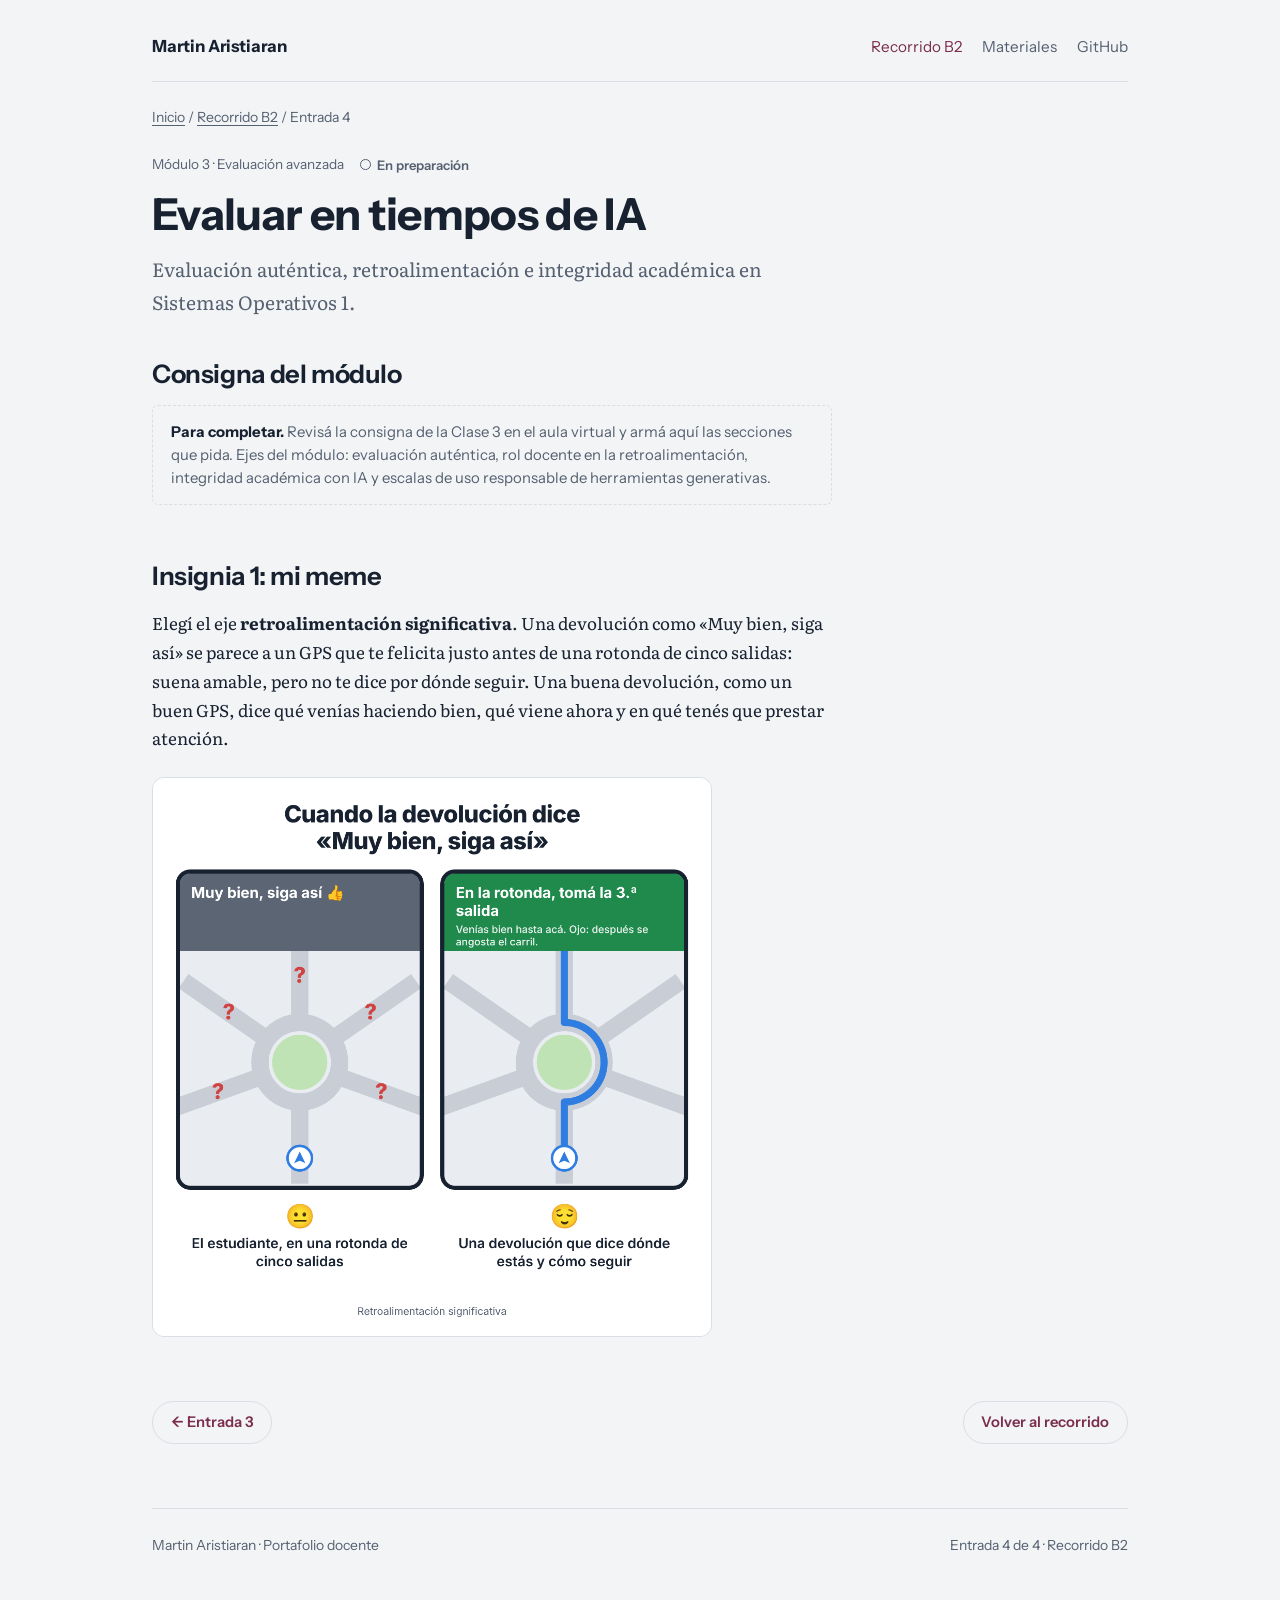
<file: entradas/04-evaluacion.html>
<!DOCTYPE html>
<html lang="es">
<head>
<meta charset="UTF-8">
<meta name="viewport" content="width=device-width, initial-scale=1.0">
<title>Evaluar en tiempos de IA — Portafolio docente</title>
<link rel="preconnect" href="https://fonts.googleapis.com">
<link rel="preconnect" href="https://fonts.gstatic.com" crossorigin>
<link href="https://fonts.googleapis.com/css2?family=Instrument+Sans:wght@400;600;700&family=Literata:ital,opsz,wght@0,7..72,400;0,7..72,600;1,7..72,400&display=swap" rel="stylesheet">
<link rel="stylesheet" href="../assets/style.css">
</head>
<body>
<div class="wrap">

  <header class="site-header">
    <a class="brand" href="../index.html">Martin Aristiaran</a>
    <nav class="top-nav" aria-label="Principal">
      <a href="../index.html#recorrido" aria-current="page">Recorrido B2</a>
      <a href="../index.html#materiales">Materiales</a>
      <a href="https://github.com/maristiaran/portafolio-docente" target="_blank" rel="noopener">GitHub</a>
    </nav>
  </header>

  <p class="breadcrumb"><a href="../index.html">Inicio</a> / <a href="../index.html#recorrido">Recorrido B2</a> / Entrada 4</p>

  <div class="entry-head">
    <div class="step-meta"><span>Módulo 3 · Evaluación avanzada</span><span class="status">En preparación</span></div>
    <h1>Evaluar en tiempos de IA</h1>
    <p class="lead">Evaluación auténtica, retroalimentación e integridad académica en Sistemas Operativos 1.</p>
  </div>

  <!-- Los recuadros punteados (class="borrador") son guías: borralos a medida que escribís cada sección. -->
  <article class="prose">

    <h2>Consigna del módulo</h2>
    <div class="borrador"><strong>Para completar.</strong> Revisá la consigna de la Clase 3 en el aula virtual y armá aquí las secciones que pida. Ejes del módulo: evaluación auténtica, rol docente en la retroalimentación, integridad académica con IA y escalas de uso responsable de herramientas generativas.</div>

    <h2>Insignia 1: mi meme</h2>
    <p>Elegí el eje <strong>retroalimentación significativa</strong>. Una devolución como «Muy bien, siga así» se parece a un GPS que te felicita justo antes de una rotonda de cinco salidas: suena amable, pero no te dice por dónde seguir. Una buena devolución, como un buen GPS, dice qué venías haciendo bien, qué viene ahora y en qué tenés que prestar atención.</p>
    <figure style="margin:1.5rem 0">
      <img src="../assets/insignia1-meme.png" alt="Meme en dos paneles con pantallas de GPS frente a una rotonda de cinco salidas. A la izquierda, el GPS solo dice «Muy bien, siga así» y hay signos de pregunta en cada salida; el estudiante pone cara de desconcierto. A la derecha, el GPS indica «En la rotonda, tomá la 3.ª salida. Venías bien hasta acá. Ojo: después se angosta el carril» y marca el recorrido; el estudiante se ve aliviado. Texto: una devolución que dice dónde estás y cómo seguir." style="width:100%;max-width:560px;height:auto;border-radius:12px;border:1px solid var(--line)">
    </figure>
  </article>

  <div class="pill-nav">
    <a href="03-tutor-ia.html">← Entrada 3</a>
    <a href="../index.html#recorrido">Volver al recorrido</a>
  </div>

  <footer class="site-footer">
    <span>Martin Aristiaran · Portafolio docente</span>
    <span>Entrada 4 de 4 · Recorrido B2</span>
  </footer>

</div>
</body>
</html>
</file>
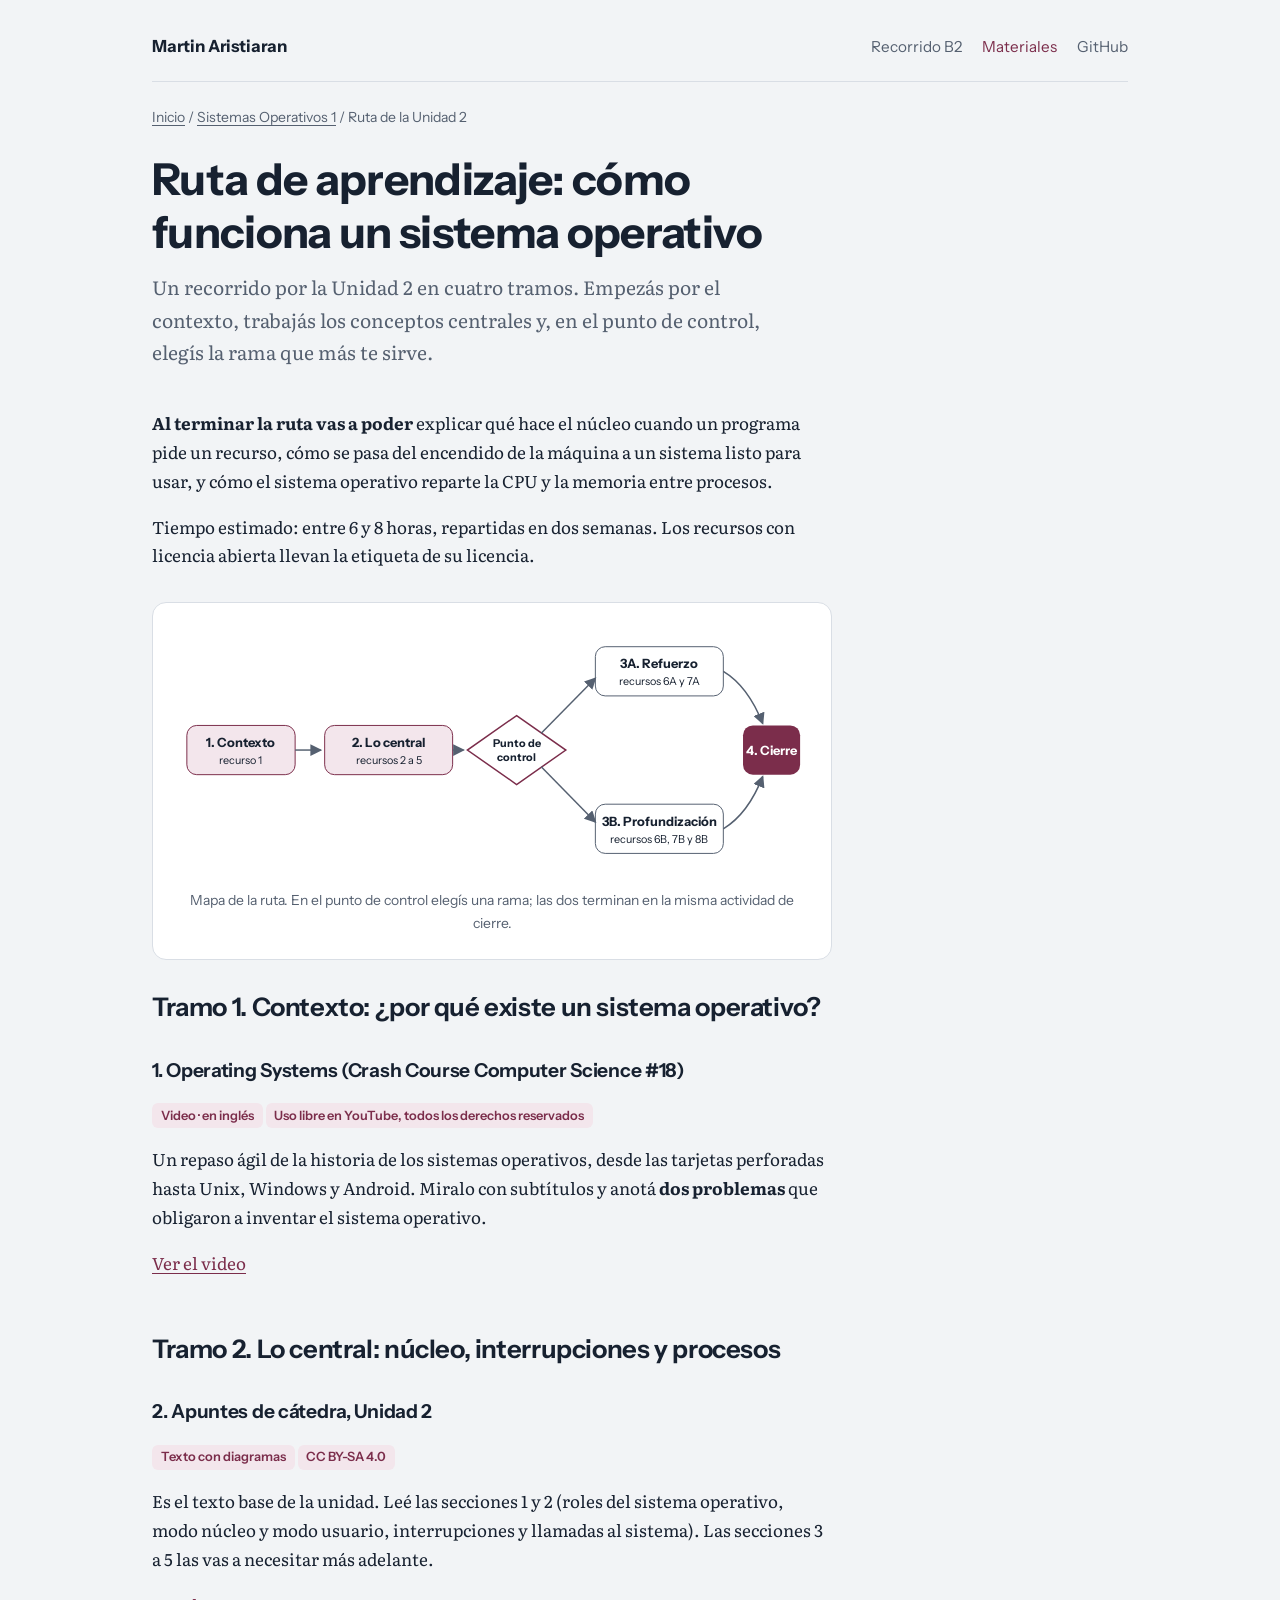
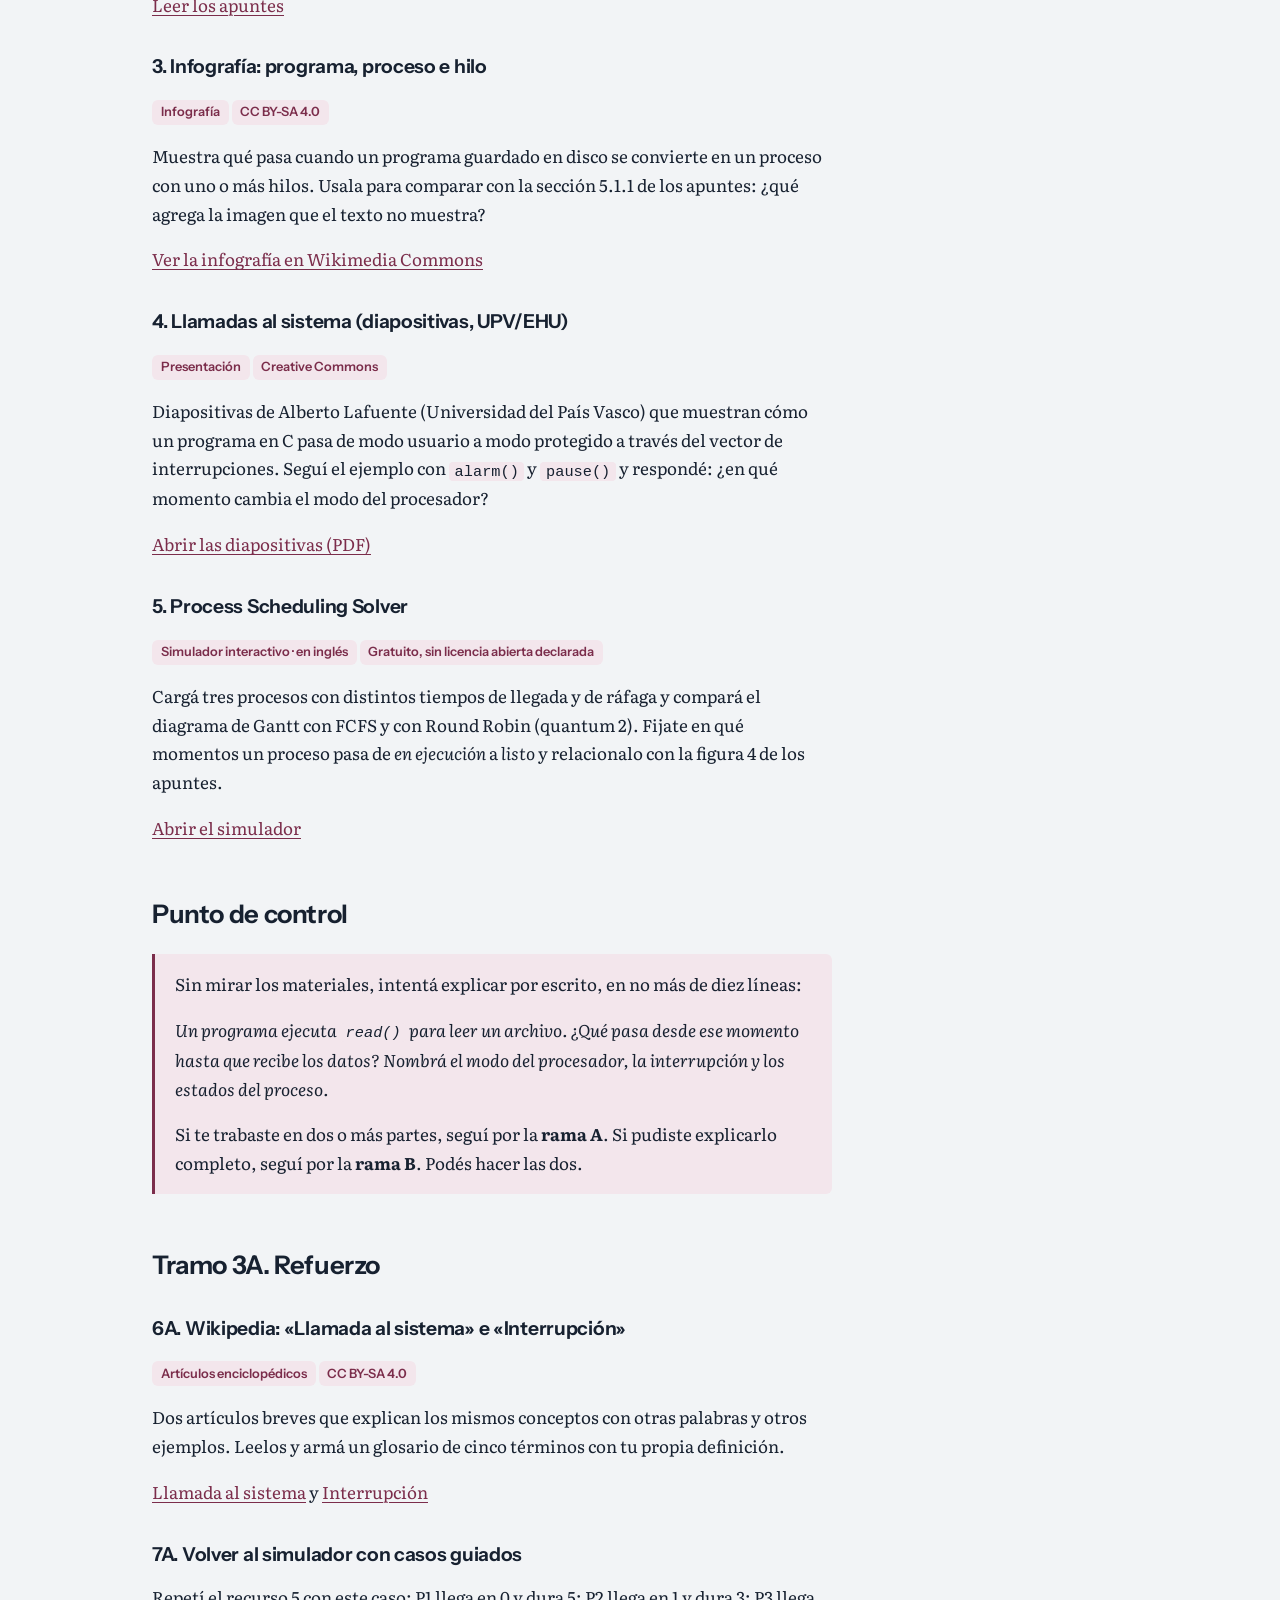
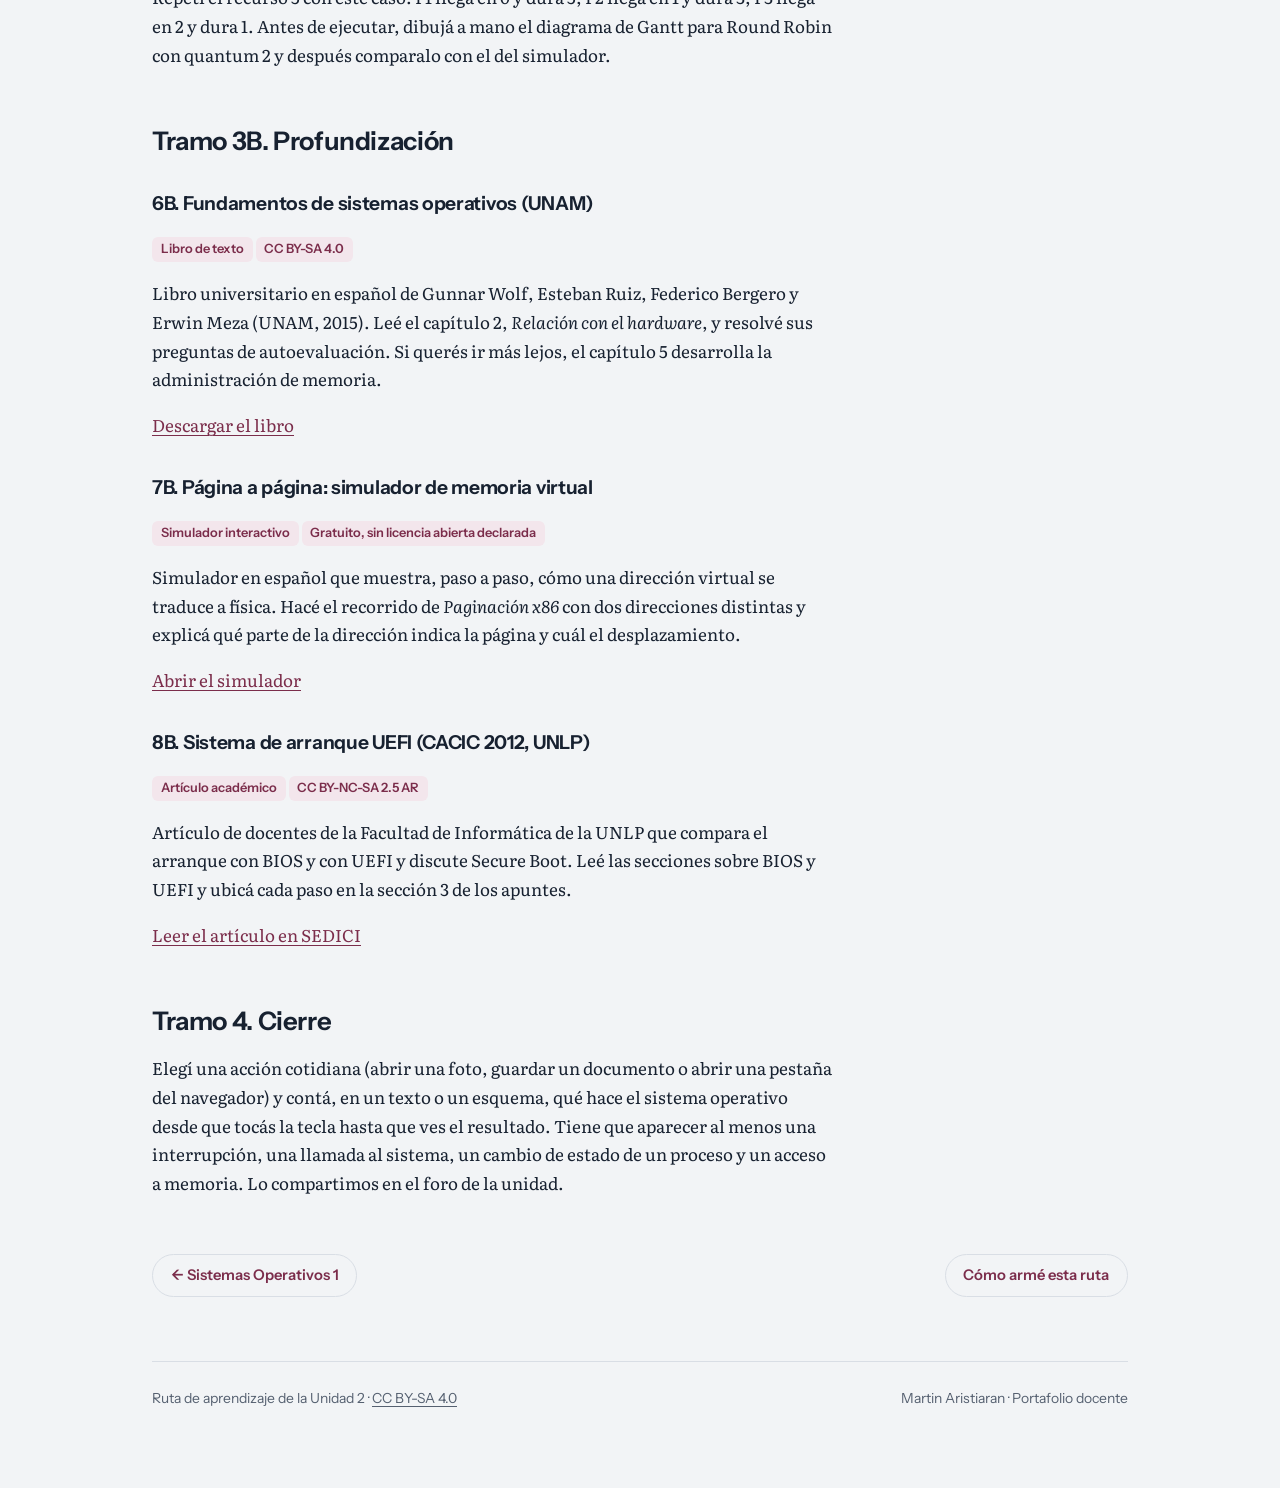
<file: materias/so1/ruta-unidad2.html>
<!DOCTYPE html>
<html lang="es">
<head>
<meta charset="UTF-8">
<meta name="viewport" content="width=device-width, initial-scale=1.0">
<title>Ruta de aprendizaje: Unidad 2 — Martin Aristiaran</title>
<meta name="description" content="Ruta de aprendizaje con recursos abiertos para la Unidad 2 de Sistemas Operativos 1: cómo funciona un sistema operativo.">
<link rel="preconnect" href="https://fonts.googleapis.com">
<link rel="preconnect" href="https://fonts.gstatic.com" crossorigin>
<link href="https://fonts.googleapis.com/css2?family=Instrument+Sans:wght@400;600;700&family=Literata:ital,opsz,wght@0,7..72,400;0,7..72,600;1,7..72,400&display=swap" rel="stylesheet">
<link rel="stylesheet" href="../../assets/style.css">
</head>
<body>
<div class="wrap">

  <header class="site-header">
    <a class="brand" href="../../index.html">Martin Aristiaran</a>
    <nav class="top-nav" aria-label="Principal">
      <a href="../../index.html#recorrido">Recorrido B2</a>
      <a href="../../index.html#materiales" aria-current="page">Materiales</a>
      <a href="https://github.com/maristiaran/portafolio-docente" target="_blank" rel="noopener">GitHub</a>
    </nav>
  </header>

  <p class="breadcrumb"><a href="../../index.html">Inicio</a> / <a href="index.html">Sistemas Operativos 1</a> / Ruta de la Unidad 2</p>

  <div class="entry-head">
    <h1>Ruta de aprendizaje: cómo funciona un sistema operativo</h1>
    <p class="lead">Un recorrido por la Unidad 2 en cuatro tramos. Empezás por el contexto, trabajás los conceptos centrales y, en el punto de control, elegís la rama que más te sirve.</p>
  </div>

  <div class="prose">
    <p><strong>Al terminar la ruta vas a poder</strong> explicar qué hace el núcleo cuando un programa pide un recurso, cómo se pasa del encendido de la máquina a un sistema listo para usar, y cómo el sistema operativo reparte la CPU y la memoria entre procesos.</p>
    <p>Tiempo estimado: entre 6 y 8 horas, repartidas en dos semanas. Los recursos con licencia abierta llevan la etiqueta de su licencia.</p>
  </div>

  <figure class="diagram" style="max-width:var(--measure)">
    <svg viewBox="0 0 640 250" xmlns="http://www.w3.org/2000/svg" role="img" aria-labelledby="mapa-t mapa-d" font-family="Instrument Sans, system-ui, sans-serif">
      <title id="mapa-t">Mapa de la ruta</title>
      <desc id="mapa-d">Tramo 1 contexto, tramo 2 conceptos centrales, punto de control, y luego dos ramas: refuerzo y profundización, que se unen en el cierre.</desc>
      <defs><marker id="fl" markerWidth="8" markerHeight="8" refX="7" refY="4" orient="auto"><path d="M0,0 L8,4 L0,8 Z" fill="#556070"/></marker></defs>
      <g font-size="13" fill="#172130">
        <rect x="10" y="100" width="110" height="50" rx="10" fill="#F3E6EC" stroke="#7B2D4B"/>
        <text x="65" y="122" text-anchor="middle" font-weight="700">1. Contexto</text>
        <text x="65" y="139" text-anchor="middle" font-size="11">recurso 1</text>
        <rect x="150" y="100" width="130" height="50" rx="10" fill="#F3E6EC" stroke="#7B2D4B"/>
        <text x="215" y="122" text-anchor="middle" font-weight="700">2. Lo central</text>
        <text x="215" y="139" text-anchor="middle" font-size="11">recursos 2 a 5</text>
        <polygon points="345,90 395,125 345,160 295,125" fill="#FFFFFF" stroke="#7B2D4B" stroke-width="1.5"/>
        <text x="345" y="122" text-anchor="middle" font-size="11" font-weight="700">Punto de</text>
        <text x="345" y="136" text-anchor="middle" font-size="11" font-weight="700">control</text>
        <rect x="425" y="20" width="130" height="50" rx="10" fill="#FFFFFF" stroke="#556070"/>
        <text x="490" y="42" text-anchor="middle" font-weight="700">3A. Refuerzo</text>
        <text x="490" y="59" text-anchor="middle" font-size="11">recursos 6A y 7A</text>
        <rect x="425" y="180" width="130" height="50" rx="10" fill="#FFFFFF" stroke="#556070"/>
        <text x="490" y="202" text-anchor="middle" font-weight="700">3B. Profundización</text>
        <text x="490" y="219" text-anchor="middle" font-size="11">recursos 6B, 7B y 8B</text>
        <rect x="575" y="100" width="58" height="50" rx="10" fill="#7B2D4B"/>
        <text x="604" y="130" text-anchor="middle" fill="#FFFFFF" font-weight="700">4. Cierre</text>
      </g>
      <g stroke="#556070" stroke-width="1.5" fill="none" marker-end="url(#fl)">
        <path d="M120 125 H146"/><path d="M280 125 H291"/>
        <path d="M370 108 L425 52"/><path d="M370 142 L425 198"/>
        <path d="M555 45 Q580 60 595 98"/><path d="M555 205 Q580 190 595 152"/>
      </g>
    </svg>
    <figcaption>Mapa de la ruta. En el punto de control elegís una rama; las dos terminan en la misma actividad de cierre.</figcaption>
  </figure>

  <article class="prose">

    <h2>Tramo 1. Contexto: ¿por qué existe un sistema operativo?</h2>

    <h3>1. Operating Systems (Crash Course Computer Science #18)</h3>
    <p><span class="tag">Video · en inglés</span> <span class="tag">Uso libre en YouTube, todos los derechos reservados</span></p>
    <p>Un repaso ágil de la historia de los sistemas operativos, desde las tarjetas perforadas hasta Unix, Windows y Android. Miralo con subtítulos y anotá <strong>dos problemas</strong> que obligaron a inventar el sistema operativo.</p>
    <p><a href="https://thecrashcourse.com/courses/operating-systems-crash-course-computer-science-18/" target="_blank" rel="noopener">Ver el video</a></p>

    <h2>Tramo 2. Lo central: núcleo, interrupciones y procesos</h2>

    <h3>2. Apuntes de cátedra, Unidad 2</h3>
    <p><span class="tag">Texto con diagramas</span> <span class="tag">CC BY-SA 4.0</span></p>
    <p>Es el texto base de la unidad. Leé las secciones 1 y 2 (roles del sistema operativo, modo núcleo y modo usuario, interrupciones y llamadas al sistema). Las secciones 3 a 5 las vas a necesitar más adelante.</p>
    <p><a href="unidad2.html">Leer los apuntes</a></p>

    <h3>3. Infografía: programa, proceso e hilo</h3>
    <p><span class="tag">Infografía</span> <span class="tag">CC BY-SA 4.0</span></p>
    <p>Muestra qué pasa cuando un programa guardado en disco se convierte en un proceso con uno o más hilos. Usala para comparar con la sección 5.1.1 de los apuntes: ¿qué agrega la imagen que el texto no muestra?</p>
    <p><a href="https://commons.wikimedia.org/wiki/File:Program_Process_Thread_Infographic.svg" target="_blank" rel="noopener">Ver la infografía en Wikimedia Commons</a></p>

    <h3>4. Llamadas al sistema (diapositivas, UPV/EHU)</h3>
    <p><span class="tag">Presentación</span> <span class="tag">Creative Commons</span></p>
    <p>Diapositivas de Alberto Lafuente (Universidad del País Vasco) que muestran cómo un programa en C pasa de modo usuario a modo protegido a través del vector de interrupciones. Seguí el ejemplo con <code>alarm()</code> y <code>pause()</code> y respondé: ¿en qué momento cambia el modo del procesador?</p>
    <p><a href="https://ocw.ehu.eus/pluginfile.php/48902/mod_resource/content/13/html/_static/Presentaciones/Llamadas_al_sistema.pdf" target="_blank" rel="noopener">Abrir las diapositivas (PDF)</a></p>

    <h3>5. Process Scheduling Solver</h3>
    <p><span class="tag">Simulador interactivo · en inglés</span> <span class="tag">Gratuito, sin licencia abierta declarada</span></p>
    <p>Cargá tres procesos con distintos tiempos de llegada y de ráfaga y compará el diagrama de Gantt con FCFS y con Round Robin (quantum 2). Fijate en qué momentos un proceso pasa de <em>en ejecución</em> a <em>listo</em> y relacionalo con la figura 4 de los apuntes.</p>
    <p><a href="https://process-scheduling-solver.boonsuen.com/" target="_blank" rel="noopener">Abrir el simulador</a></p>

    <h2>Punto de control</h2>
    <div class="callout">
      <p style="margin-top:0">Sin mirar los materiales, intentá explicar por escrito, en no más de diez líneas:</p>
      <p><em>Un programa ejecuta <code>read()</code> para leer un archivo. ¿Qué pasa desde ese momento hasta que recibe los datos? Nombrá el modo del procesador, la interrupción y los estados del proceso.</em></p>
      <p style="margin-bottom:0">Si te trabaste en dos o más partes, seguí por la <strong>rama A</strong>. Si pudiste explicarlo completo, seguí por la <strong>rama B</strong>. Podés hacer las dos.</p>
    </div>

    <h2>Tramo 3A. Refuerzo</h2>

    <h3>6A. Wikipedia: «Llamada al sistema» e «Interrupción»</h3>
    <p><span class="tag">Artículos enciclopédicos</span> <span class="tag">CC BY-SA 4.0</span></p>
    <p>Dos artículos breves que explican los mismos conceptos con otras palabras y otros ejemplos. Leelos y armá un glosario de cinco términos con tu propia definición.</p>
    <p><a href="https://es.wikipedia.org/wiki/Llamada_al_sistema" target="_blank" rel="noopener">Llamada al sistema</a> y <a href="https://es.wikipedia.org/wiki/Interrupci%C3%B3n" target="_blank" rel="noopener">Interrupción</a></p>

    <h3>7A. Volver al simulador con casos guiados</h3>
    <p>Repetí el recurso 5 con este caso: P1 llega en 0 y dura 5; P2 llega en 1 y dura 3; P3 llega en 2 y dura 1. Antes de ejecutar, dibujá a mano el diagrama de Gantt para Round Robin con quantum 2 y después comparalo con el del simulador.</p>

    <h2>Tramo 3B. Profundización</h2>

    <h3>6B. Fundamentos de sistemas operativos (UNAM)</h3>
    <p><span class="tag">Libro de texto</span> <span class="tag">CC BY-SA 4.0</span></p>
    <p>Libro universitario en español de Gunnar Wolf, Esteban Ruiz, Federico Bergero y Erwin Meza (UNAM, 2015). Leé el capítulo 2, <em>Relación con el hardware</em>, y resolvé sus preguntas de autoevaluación. Si querés ir más lejos, el capítulo 5 desarrolla la administración de memoria.</p>
    <p><a href="https://ru.iiec.unam.mx/2718/" target="_blank" rel="noopener">Descargar el libro</a></p>

    <h3>7B. Página a página: simulador de memoria virtual</h3>
    <p><span class="tag">Simulador interactivo</span> <span class="tag">Gratuito, sin licencia abierta declarada</span></p>
    <p>Simulador en español que muestra, paso a paso, cómo una dirección virtual se traduce a física. Hacé el recorrido de <em>Paginación x86</em> con dos direcciones distintas y explicá qué parte de la dirección indica la página y cuál el desplazamiento.</p>
    <p><a href="https://mendezmariano.github.io/memoria-virtual/" target="_blank" rel="noopener">Abrir el simulador</a></p>

    <h3>8B. Sistema de arranque UEFI (CACIC 2012, UNLP)</h3>
    <p><span class="tag">Artículo académico</span> <span class="tag">CC BY-NC-SA 2.5 AR</span></p>
    <p>Artículo de docentes de la Facultad de Informática de la UNLP que compara el arranque con BIOS y con UEFI y discute Secure Boot. Leé las secciones sobre BIOS y UEFI y ubicá cada paso en la sección 3 de los apuntes.</p>
    <p><a href="http://sedici.unlp.edu.ar/handle/10915/23763" target="_blank" rel="noopener">Leer el artículo en SEDICI</a></p>

    <h2>Tramo 4. Cierre</h2>
    <p>Elegí una acción cotidiana (abrir una foto, guardar un documento o abrir una pestaña del navegador) y contá, en un texto o un esquema, qué hace el sistema operativo desde que tocás la tecla hasta que ves el resultado. Tiene que aparecer al menos una interrupción, una llamada al sistema, un cambio de estado de un proceso y un acceso a memoria. Lo compartimos en el foro de la unidad.</p>

  </article>

  <div class="pill-nav">
    <a href="index.html">← Sistemas Operativos 1</a>
    <a href="../../entradas/02-ecosistema-curado.html">Cómo armé esta ruta</a>
  </div>

  <footer class="site-footer">
    <span>Ruta de aprendizaje de la Unidad 2 · <a href="https://creativecommons.org/licenses/by-sa/4.0/deed.es">CC BY-SA 4.0</a></span>
    <span>Martin Aristiaran · Portafolio docente</span>
  </footer>

</div>
</body>
</html>
</file>
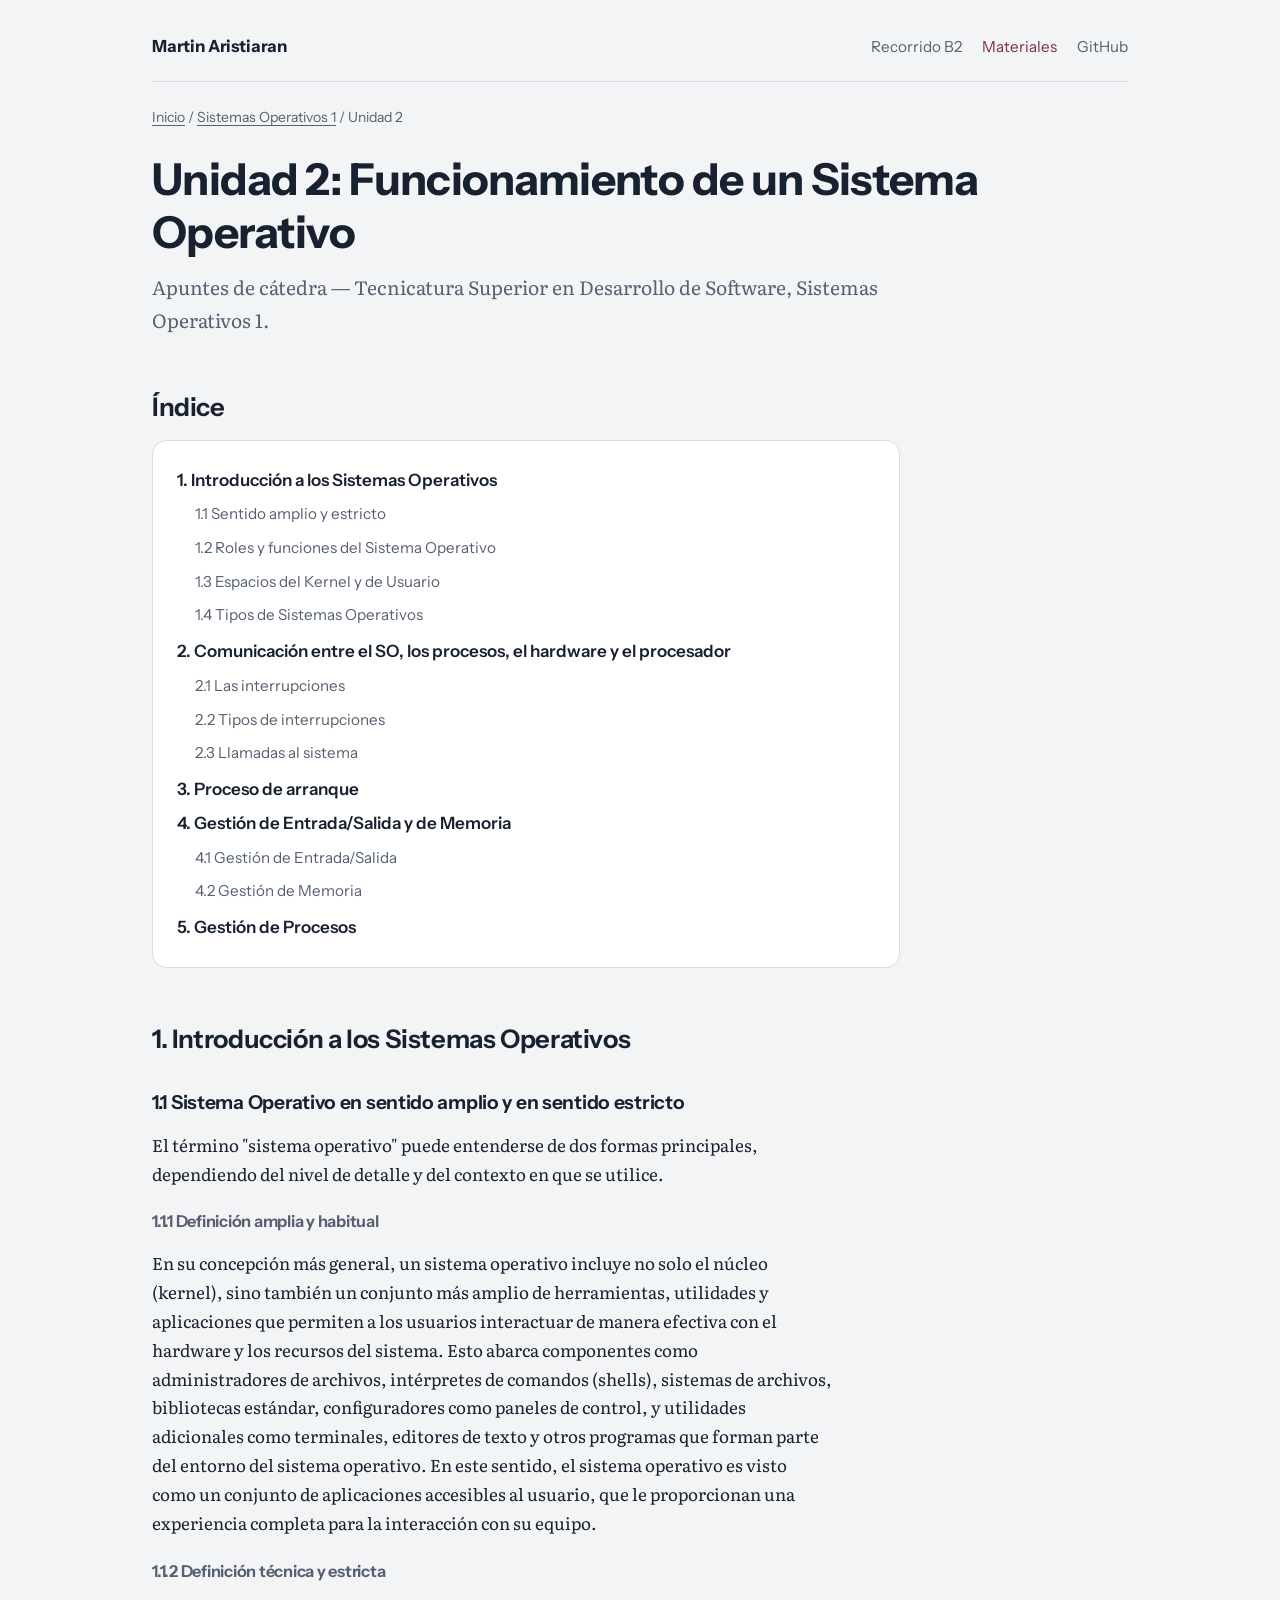
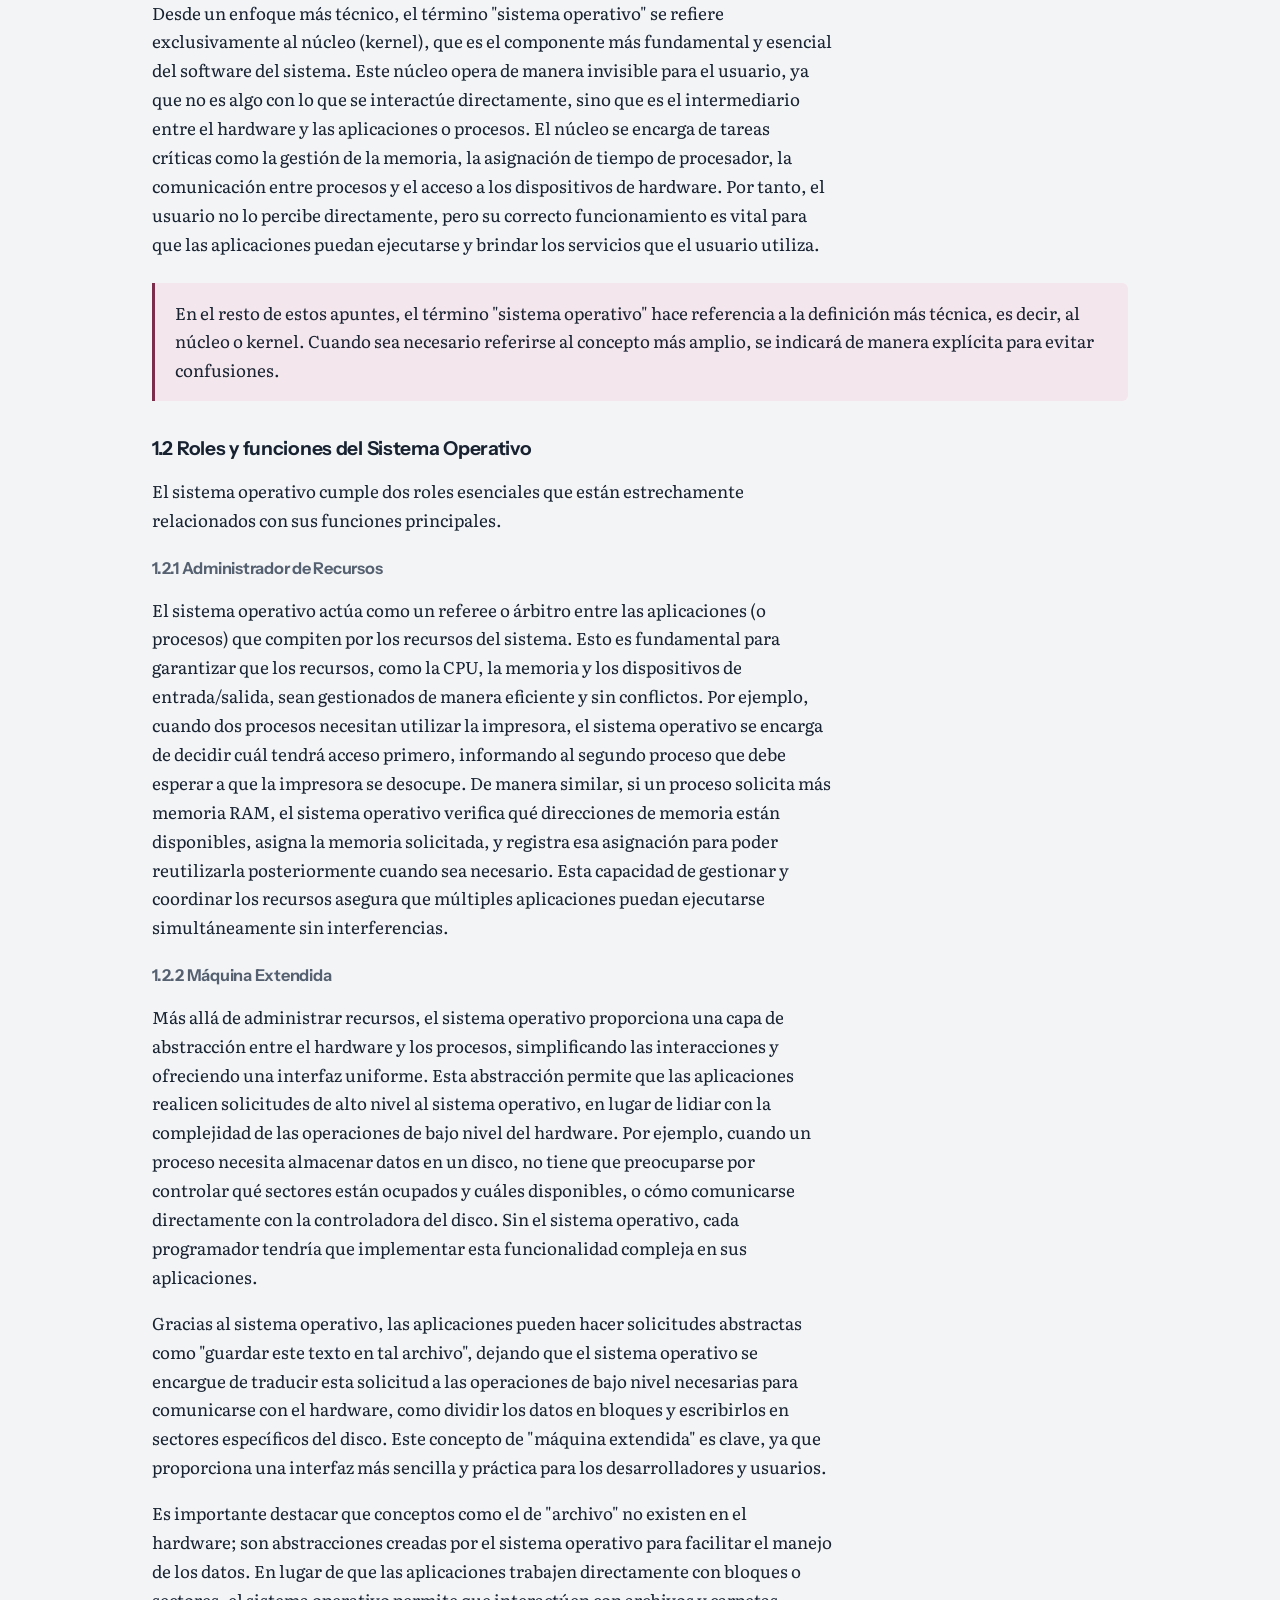
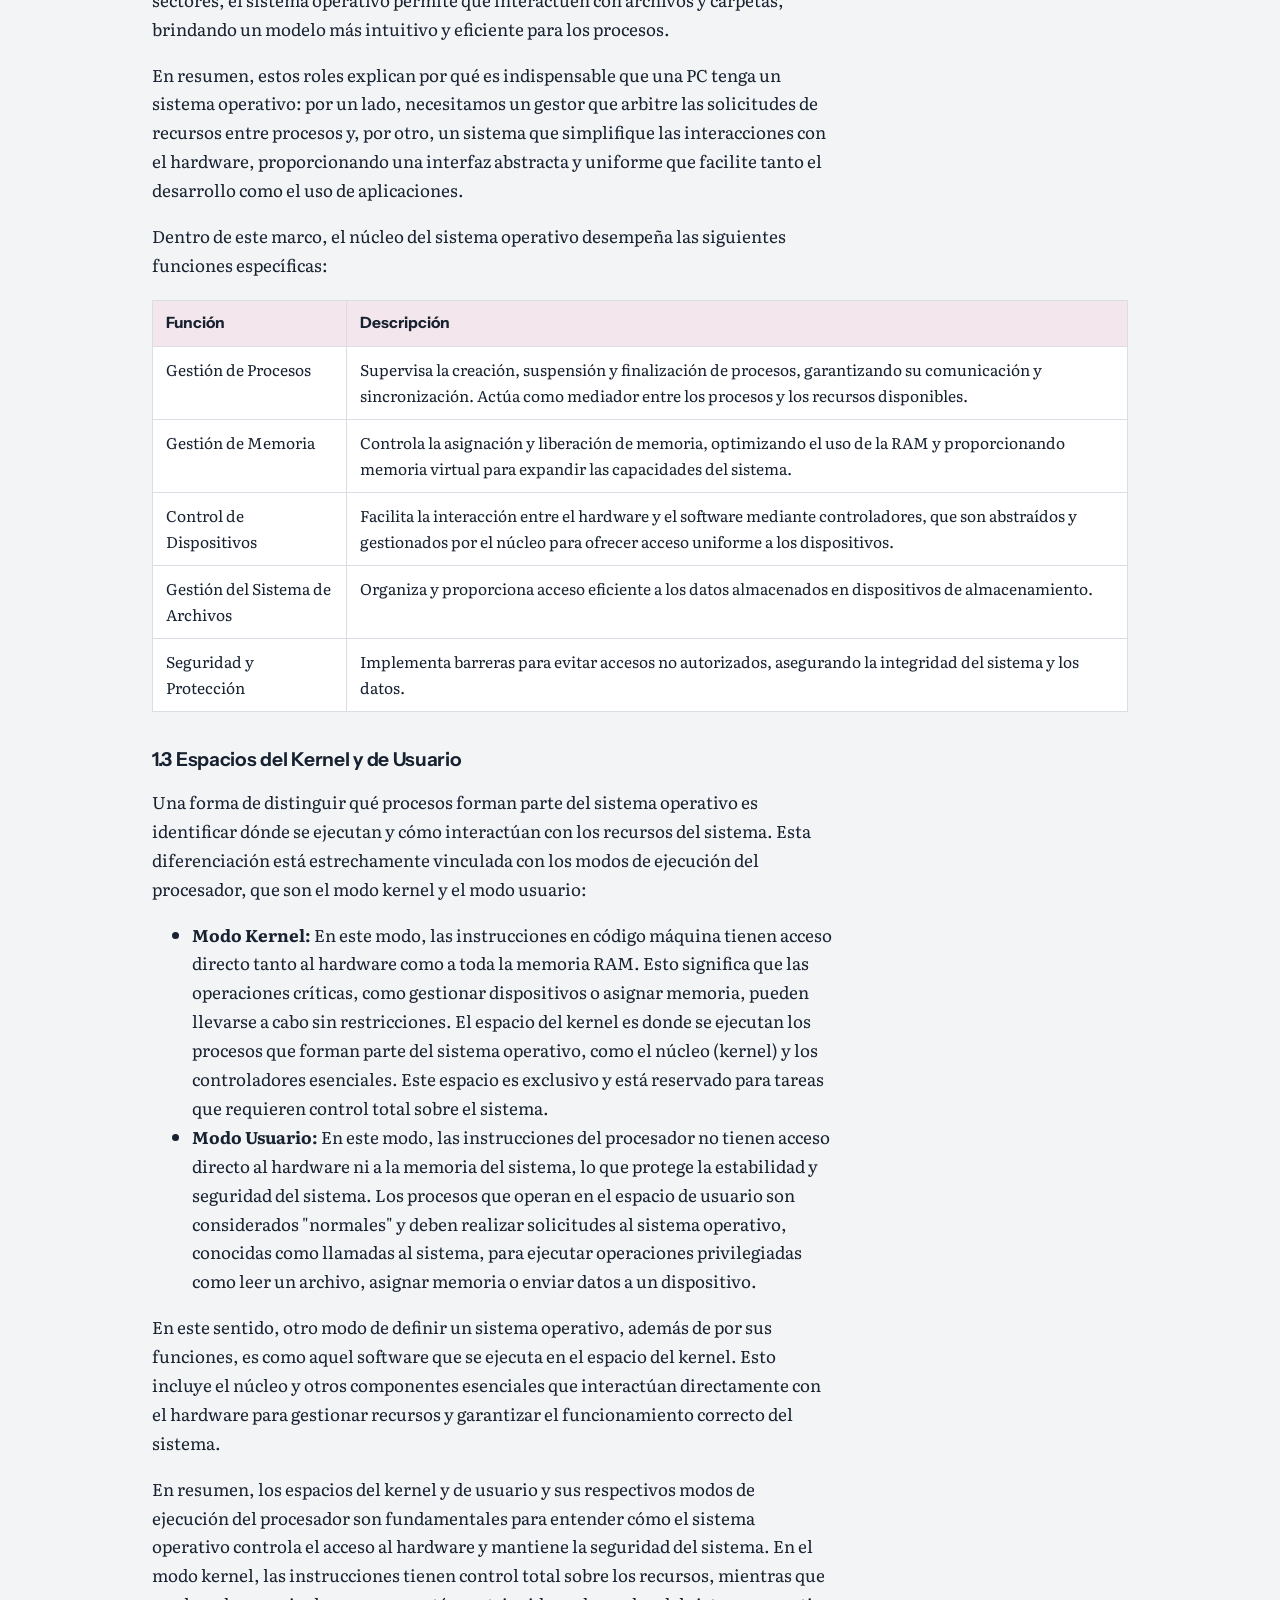
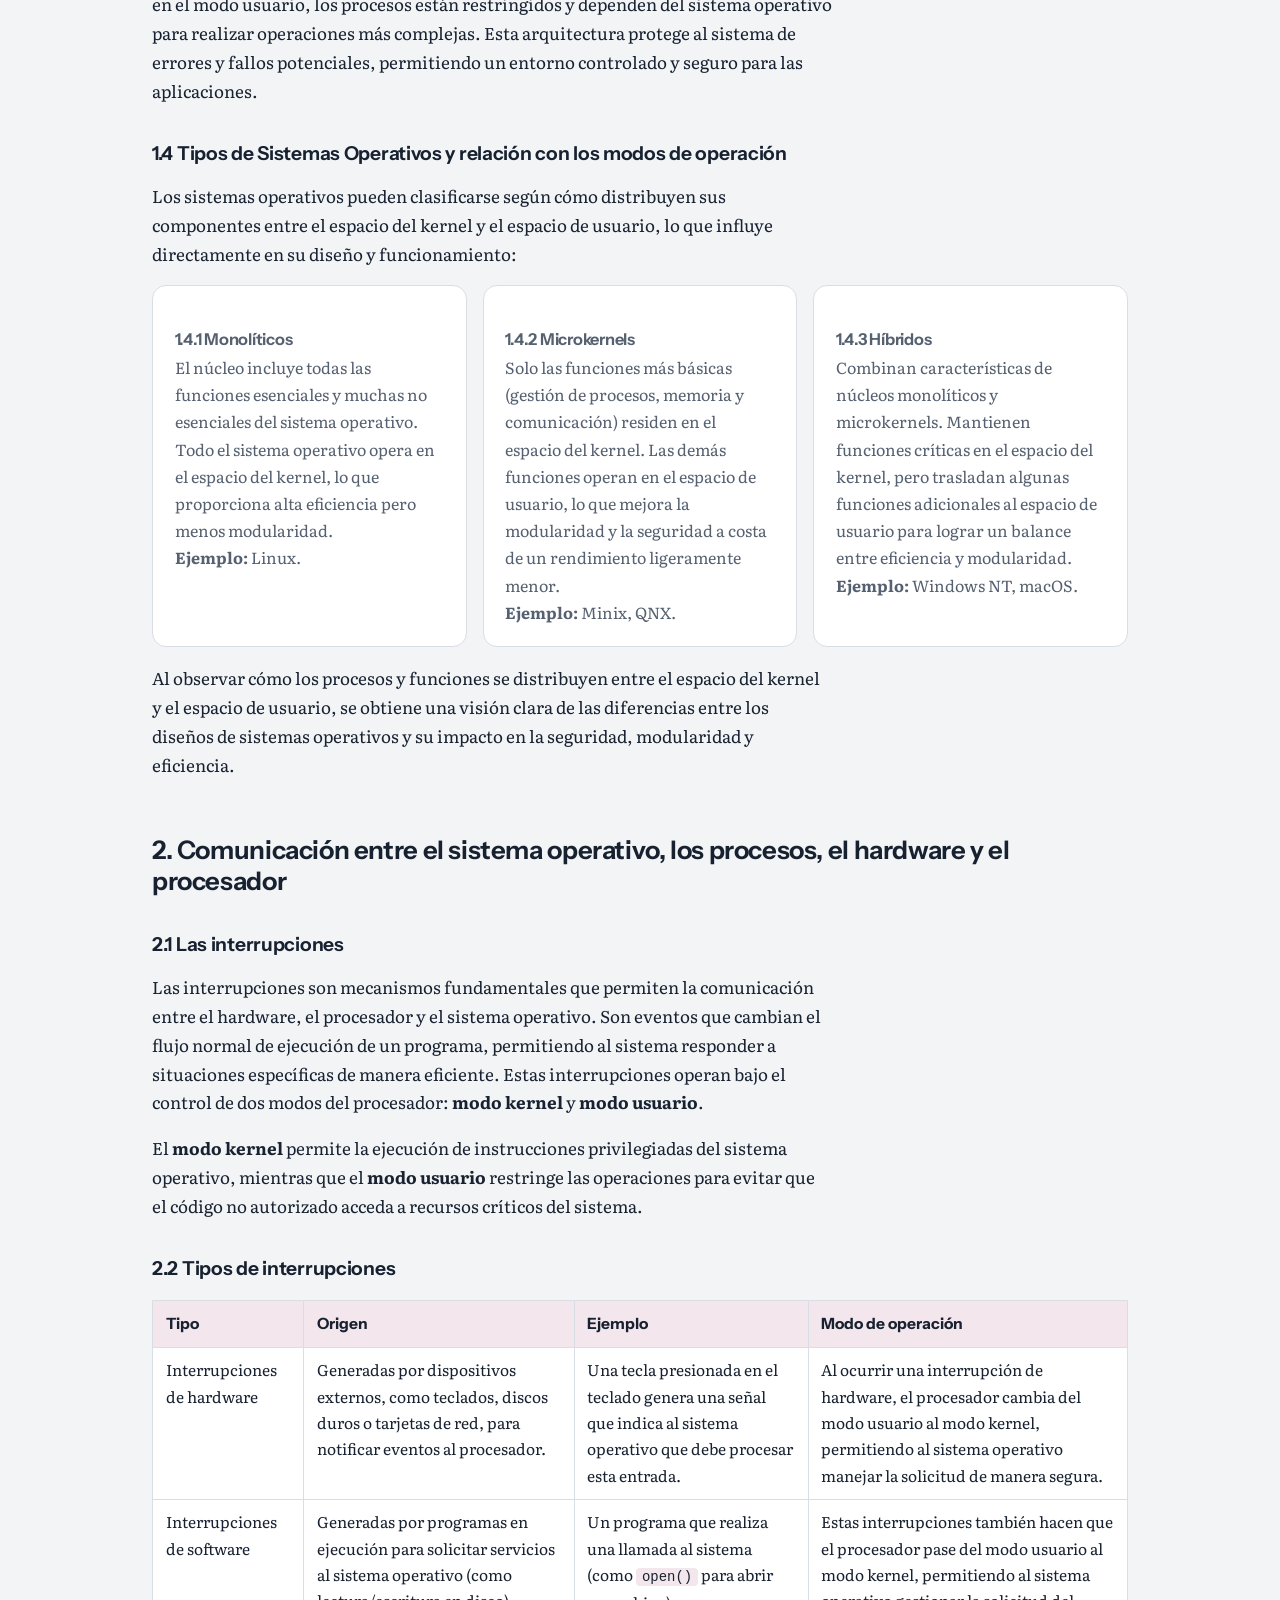
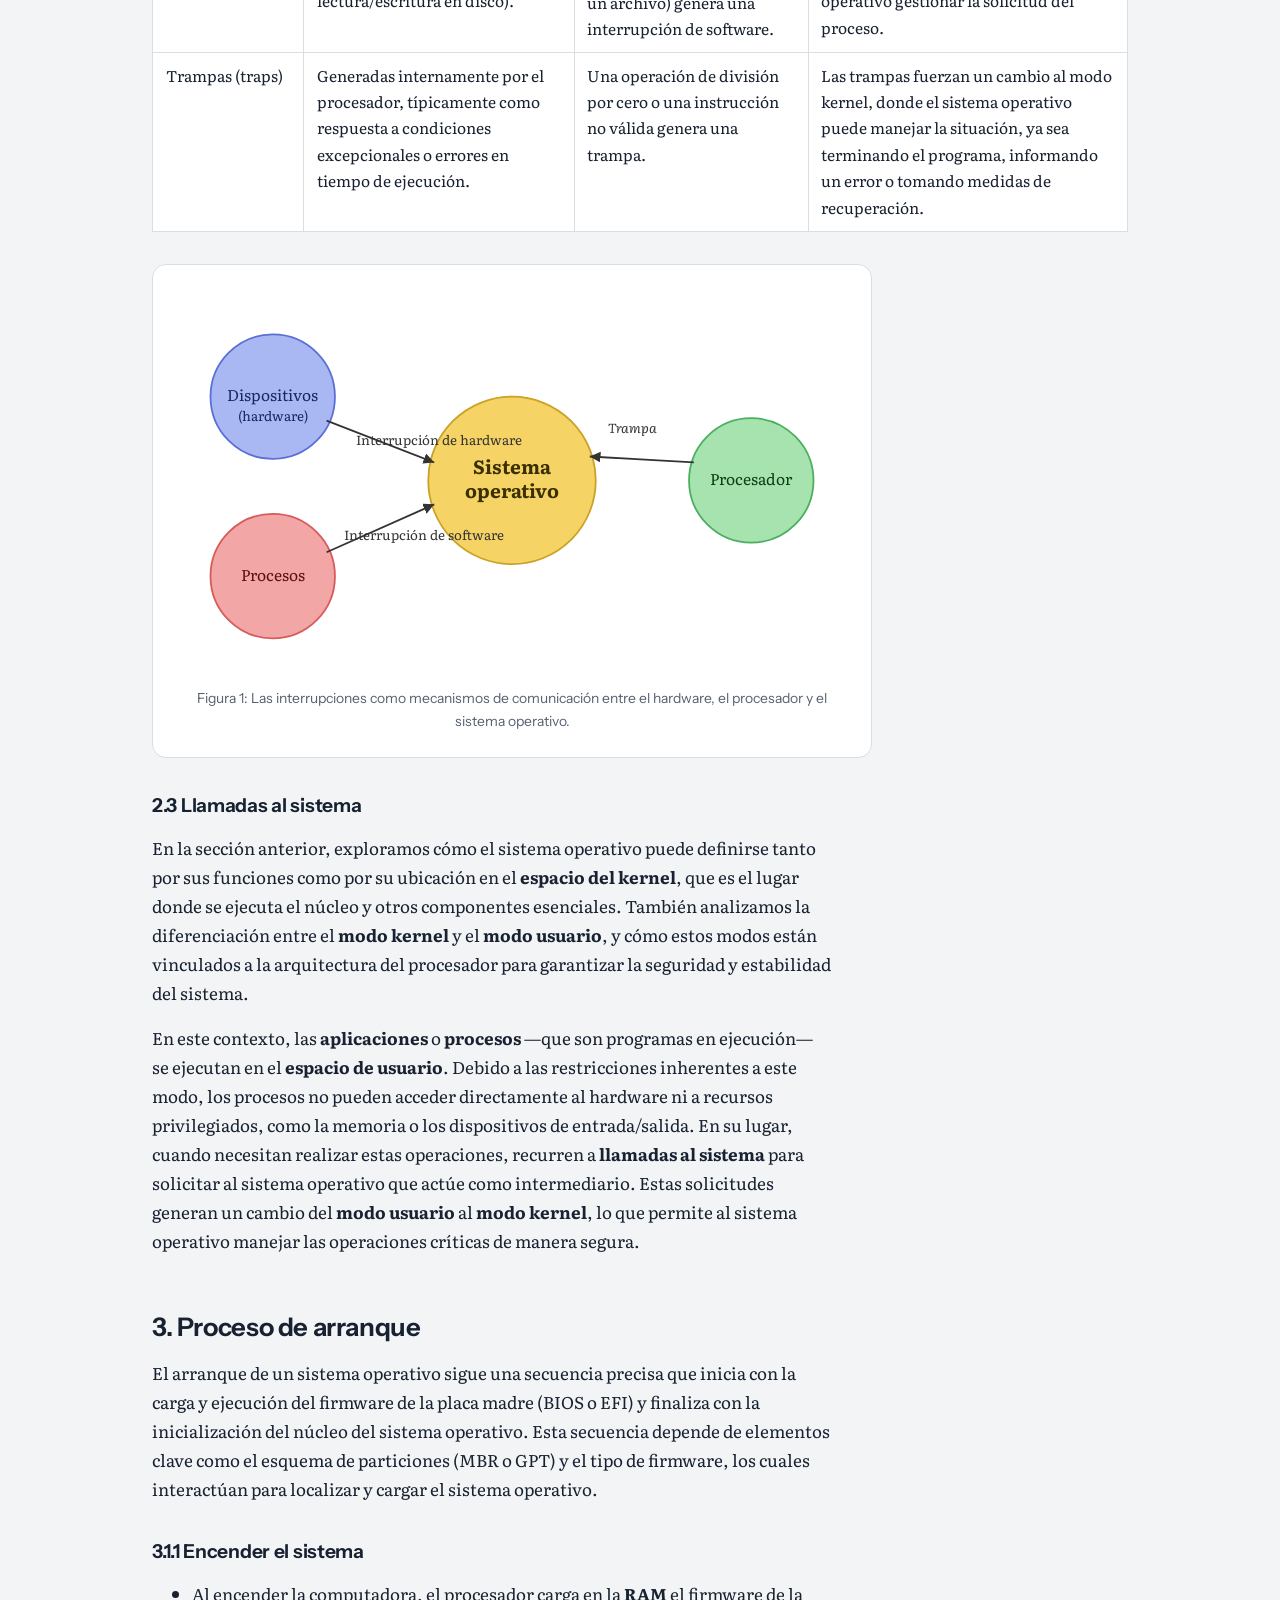
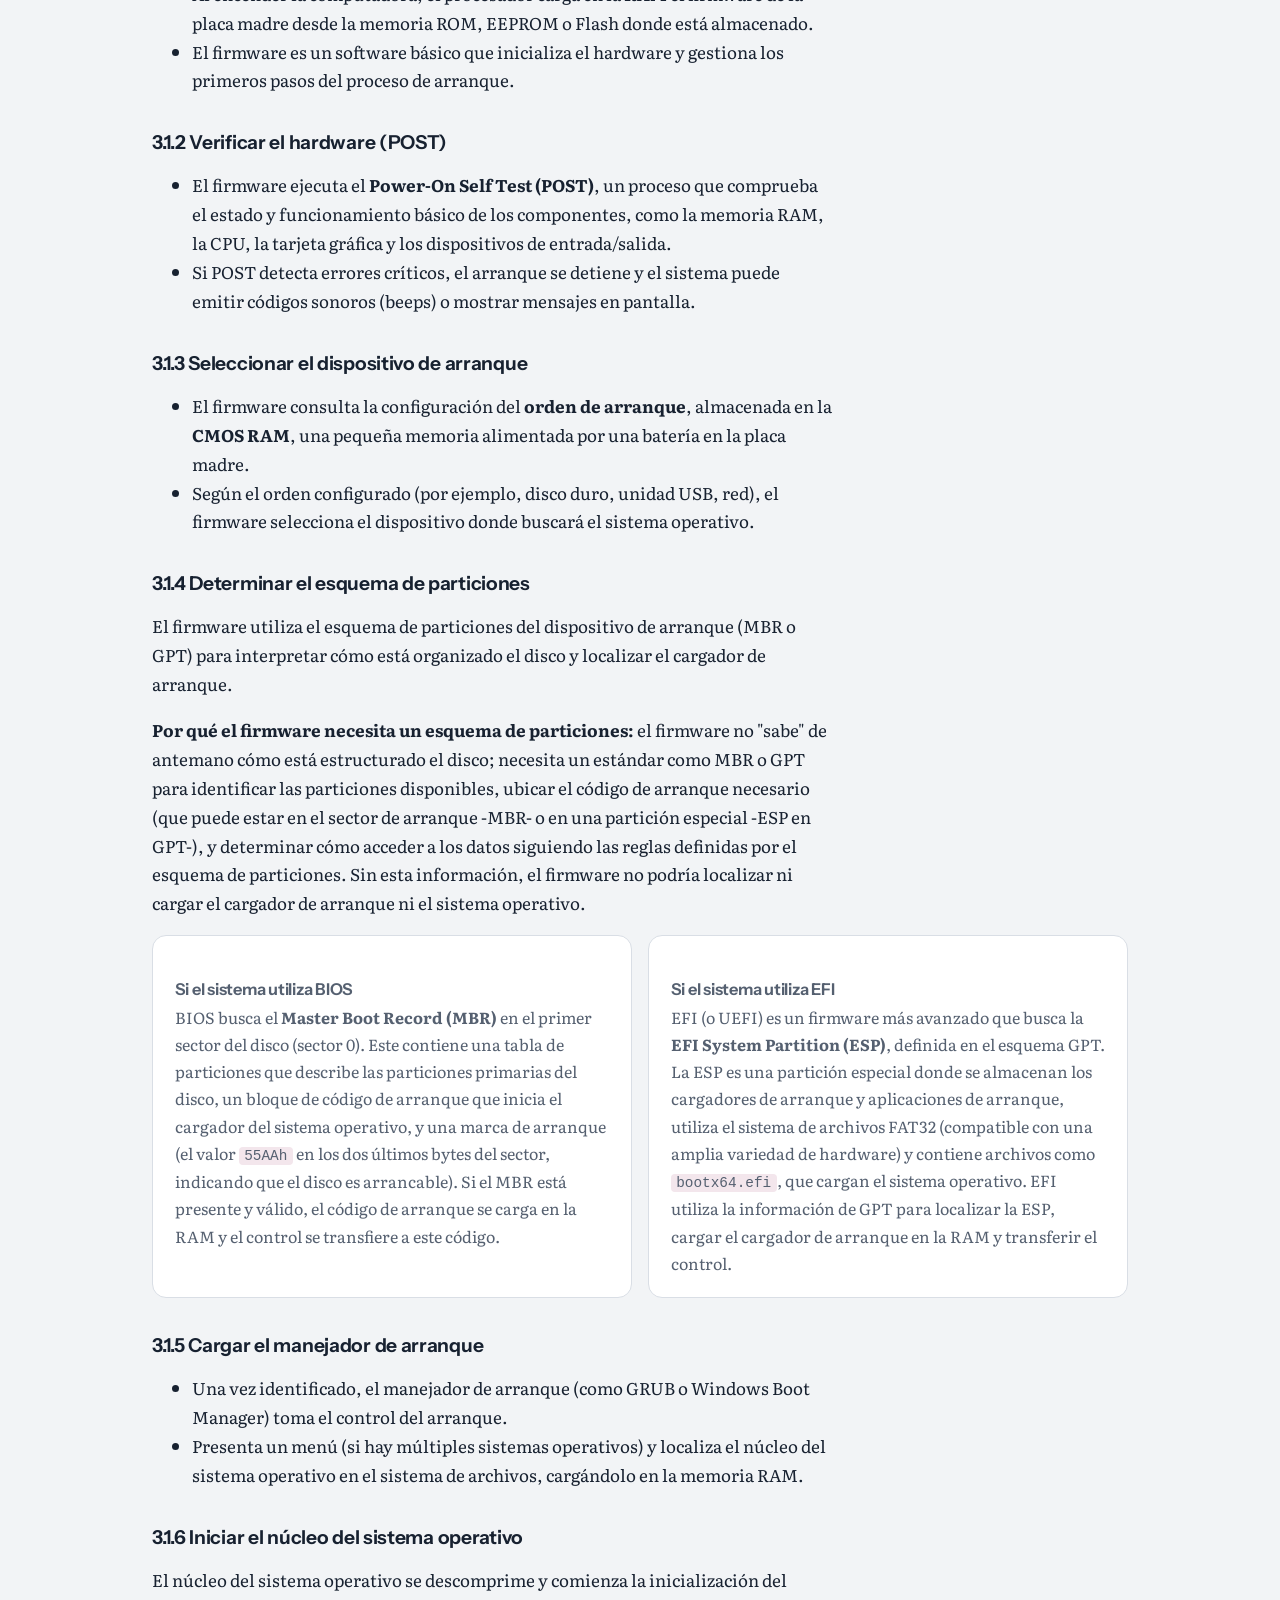
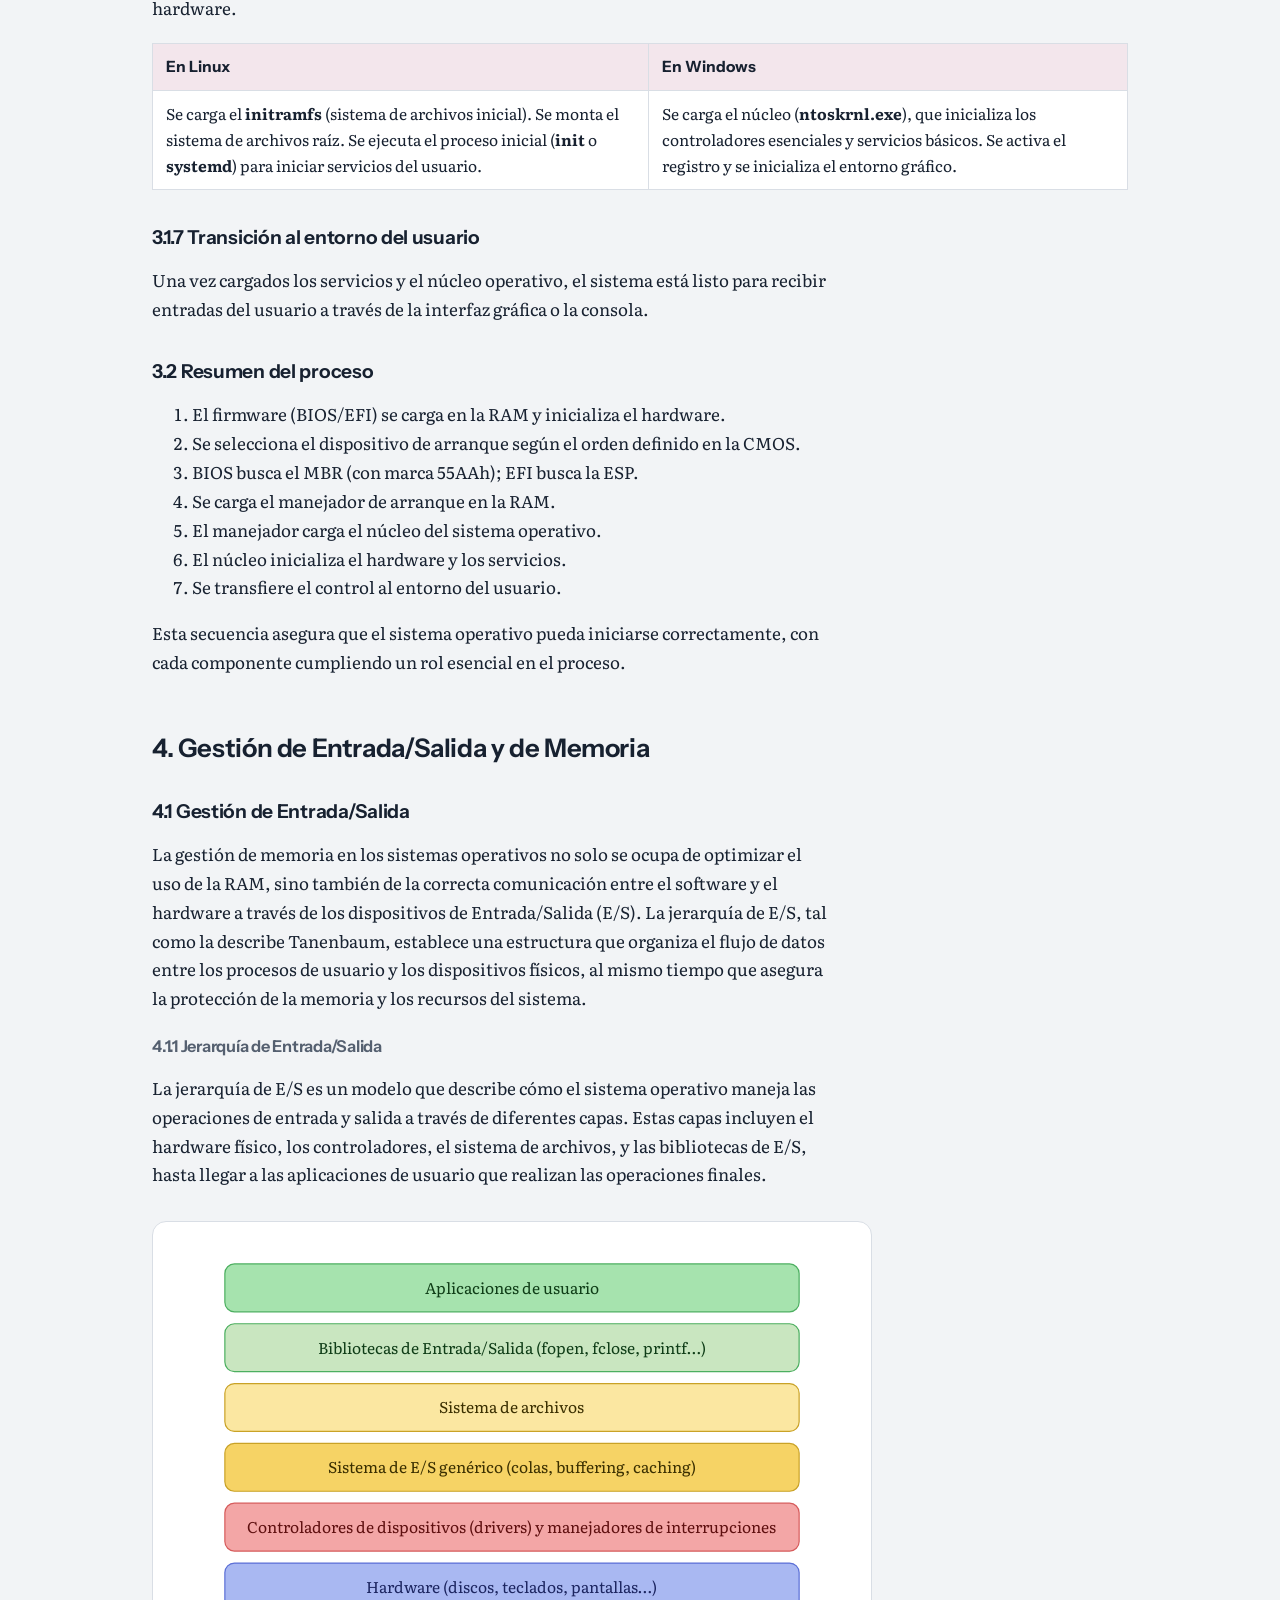
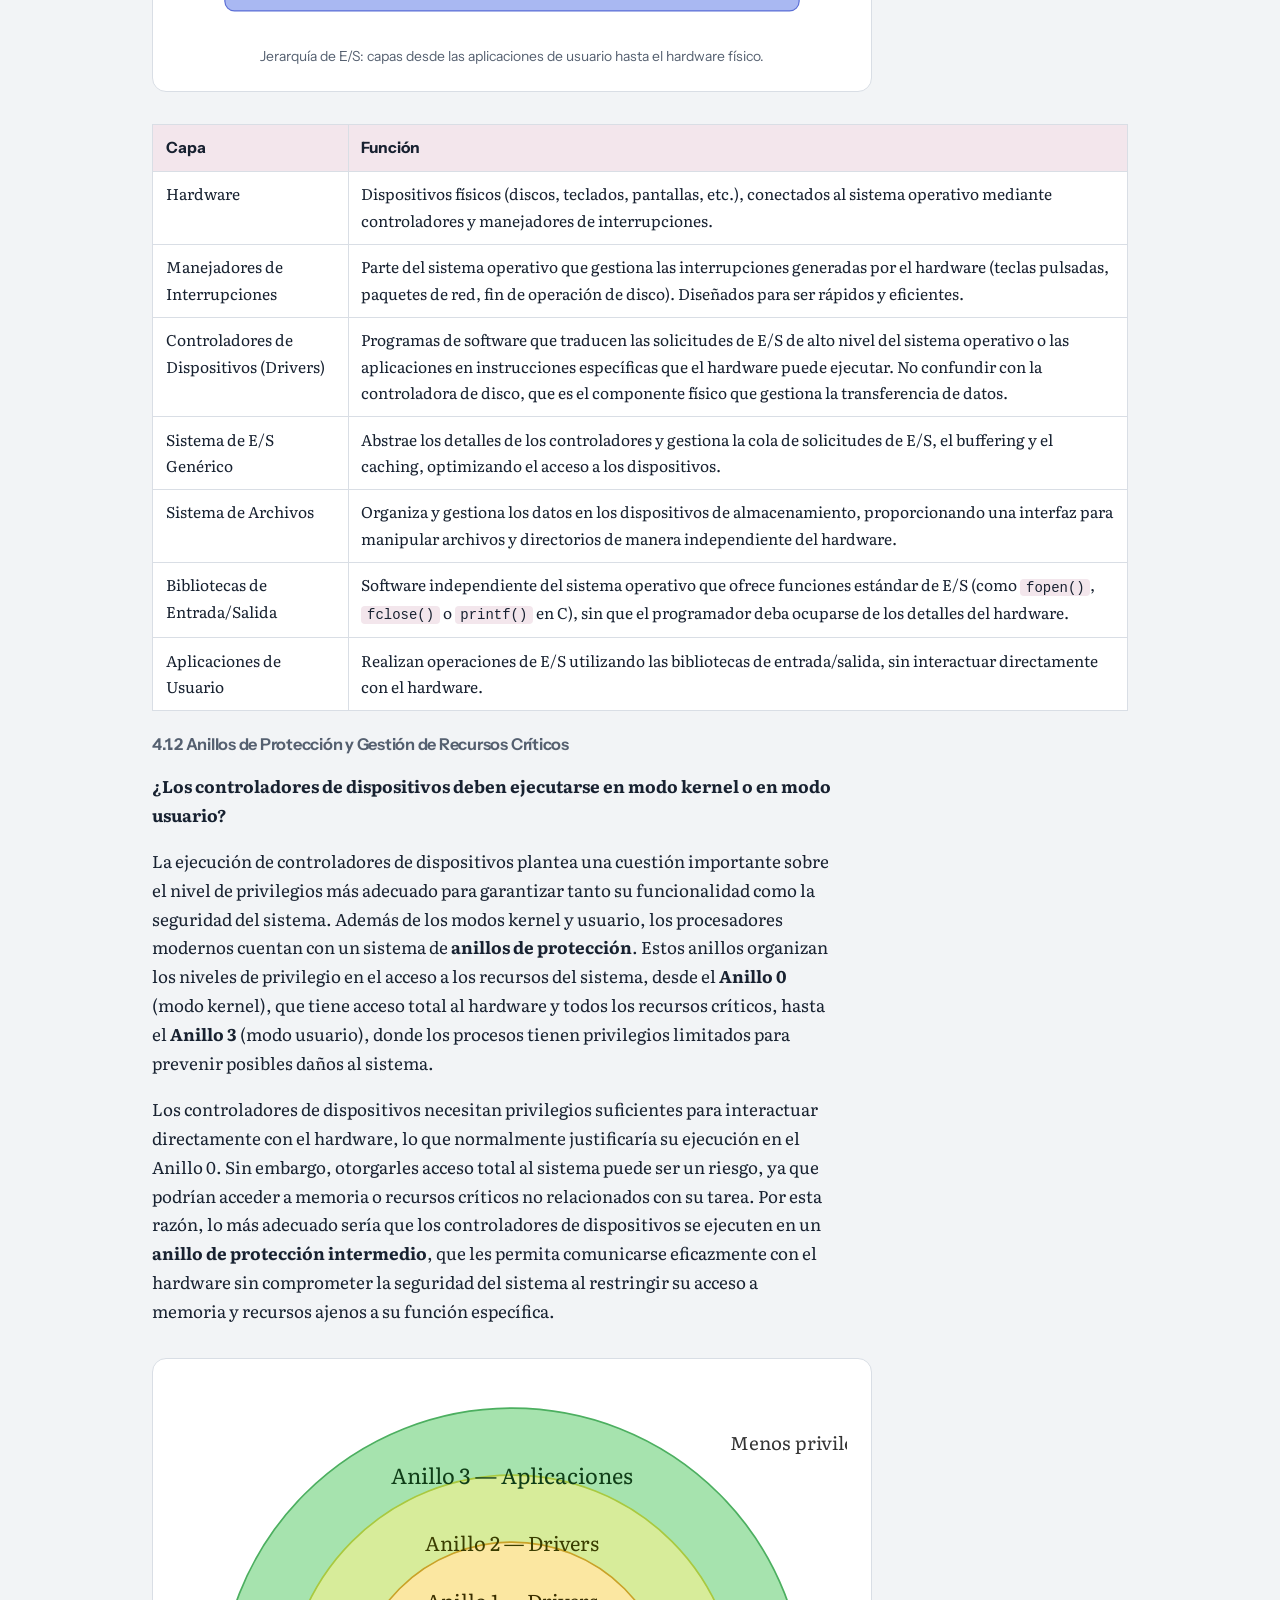
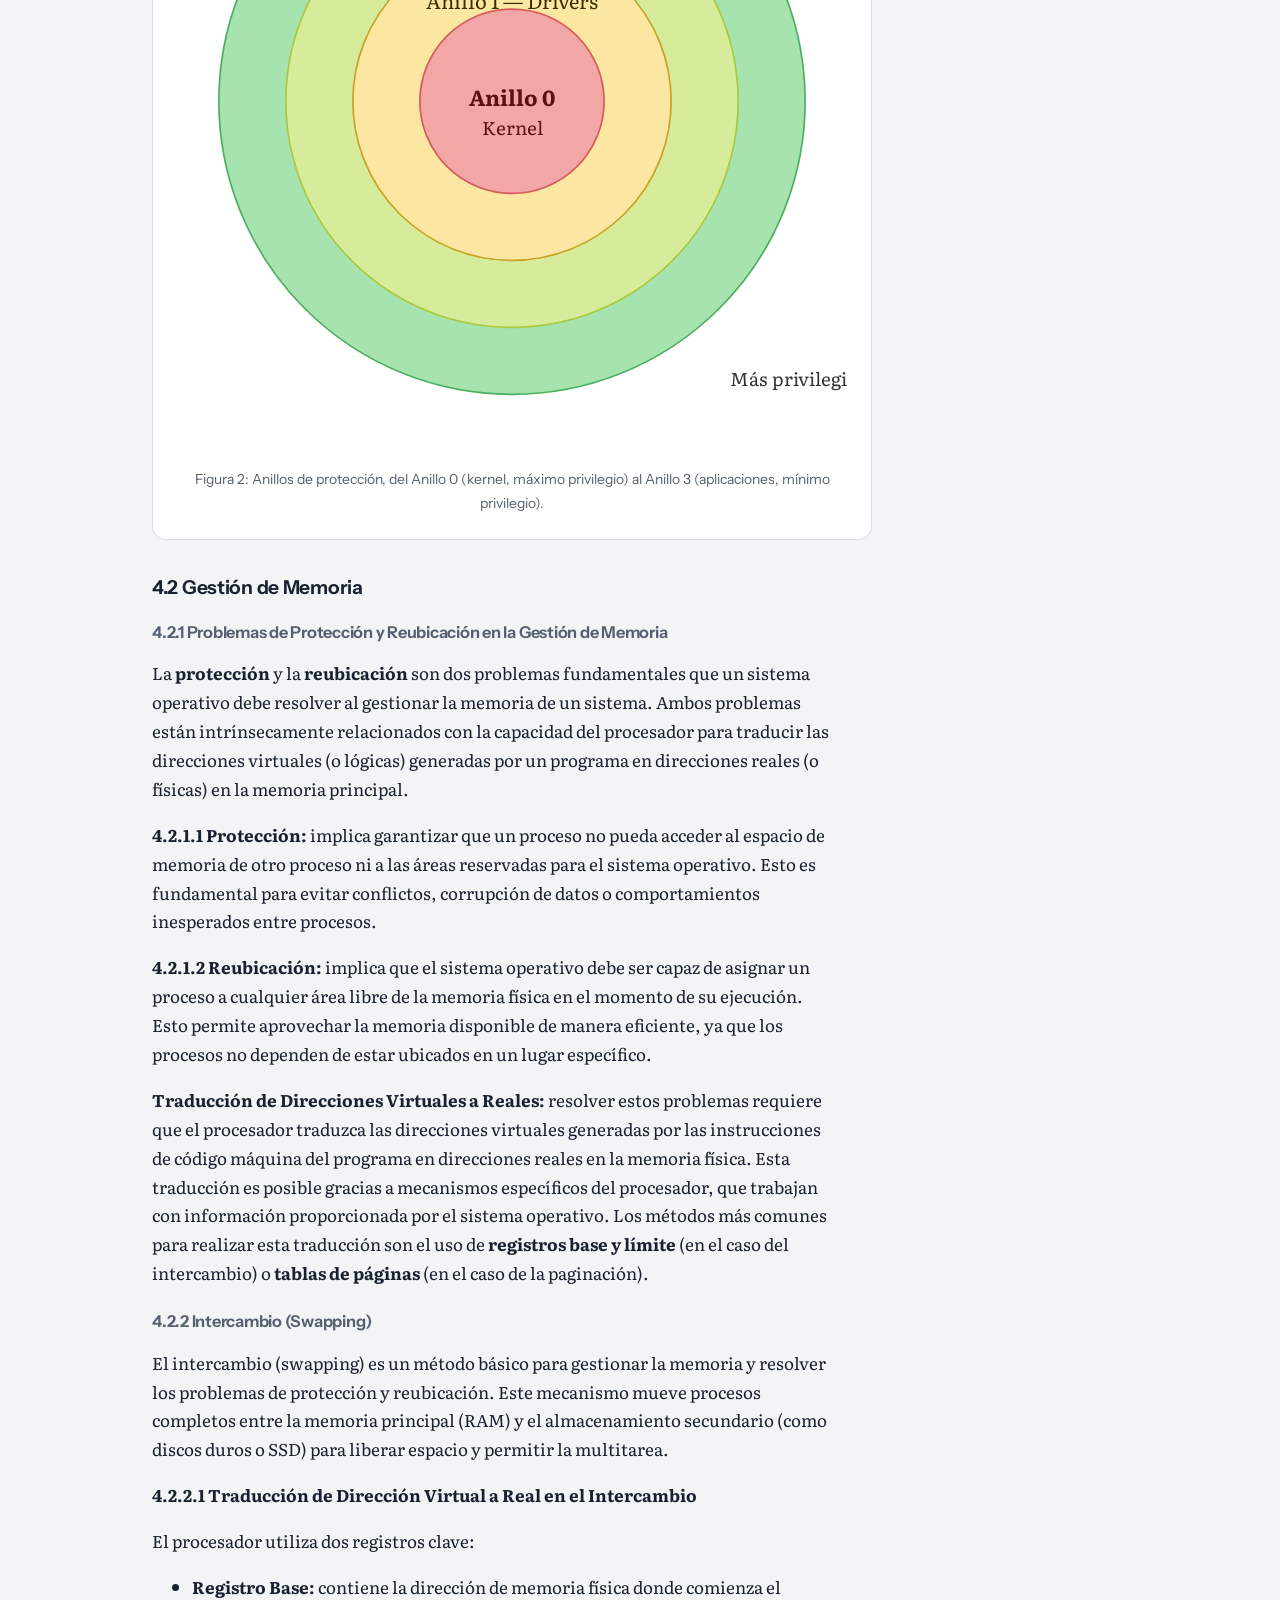
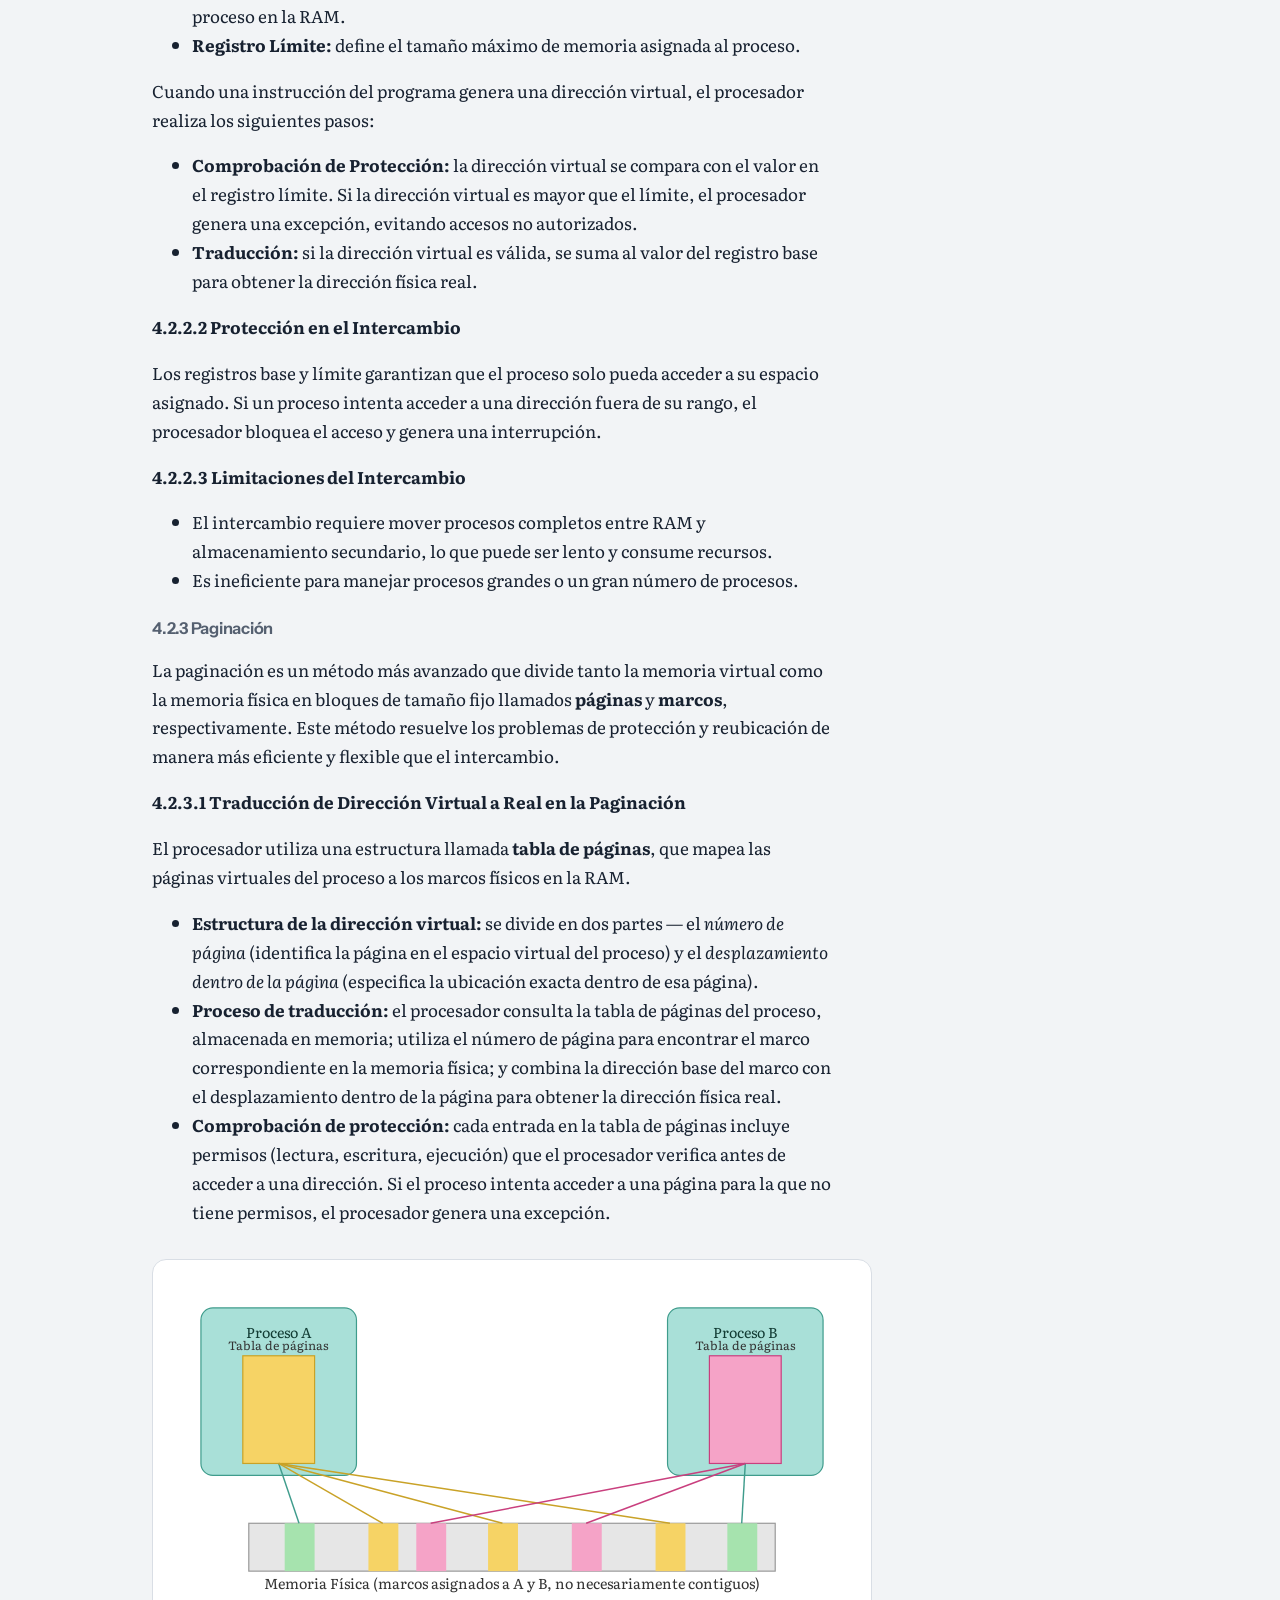
<file: materias/so1/unidad2.html>
<!DOCTYPE html>
<html lang="es">
<head>
<meta charset="UTF-8">
<meta name="viewport" content="width=device-width, initial-scale=1.0">
<title>Unidad 2: Funcionamiento de un Sistema Operativo — SO1</title>
<link rel="preconnect" href="https://fonts.googleapis.com">
<link rel="preconnect" href="https://fonts.gstatic.com" crossorigin>
<link href="https://fonts.googleapis.com/css2?family=Instrument+Sans:wght@400;600;700&family=Literata:ital,opsz,wght@0,7..72,400;0,7..72,600;1,7..72,400&display=swap" rel="stylesheet">
<link rel="stylesheet" href="../../assets/style.css">
</head>
<body>
<div class="wrap">

  <header class="site-header">
    <a class="brand" href="../../index.html">Martin Aristiaran</a>
    <nav class="top-nav" aria-label="Principal">
      <a href="../../index.html#recorrido">Recorrido B2</a>
      <a href="../../index.html#materiales" aria-current="page">Materiales</a>
      <a href="https://github.com/maristiaran/portafolio-docente" target="_blank" rel="noopener">GitHub</a>
    </nav>
  </header>

  <p class="breadcrumb"><a href="../../index.html">Inicio</a> / <a href="index.html">Sistemas Operativos 1</a> / Unidad 2</p>

  <h1>Unidad 2: Funcionamiento de un Sistema Operativo</h1>
  <p class="lead">Apuntes de cátedra — Tecnicatura Superior en Desarrollo de Software, Sistemas Operativos 1.</p>

  <h2>Índice</h2>
  <ul class="toc">
    <li><a href="#s1">1. Introducción a los Sistemas Operativos</a>
      <ul>
        <li><a href="#s1-1">1.1 Sentido amplio y estricto</a></li>
        <li><a href="#s1-2">1.2 Roles y funciones del Sistema Operativo</a></li>
        <li><a href="#s1-3">1.3 Espacios del Kernel y de Usuario</a></li>
        <li><a href="#s1-4">1.4 Tipos de Sistemas Operativos</a></li>
      </ul>
    </li>
    <li><a href="#s2">2. Comunicación entre el SO, los procesos, el hardware y el procesador</a>
      <ul>
        <li><a href="#s2-1">2.1 Las interrupciones</a></li>
        <li><a href="#s2-2">2.2 Tipos de interrupciones</a></li>
        <li><a href="#s2-3">2.3 Llamadas al sistema</a></li>
      </ul>
    </li>
    <li><a href="#s3">3. Proceso de arranque</a></li>
    <li><a href="#s4">4. Gestión de Entrada/Salida y de Memoria</a>
      <ul>
        <li><a href="#s4-1">4.1 Gestión de Entrada/Salida</a></li>
        <li><a href="#s4-2">4.2 Gestión de Memoria</a></li>
      </ul>
    </li>
    <li><a href="#s5">5. Gestión de Procesos</a></li>
  </ul>

  <!-- ============ 1 ============ -->
  <h2 id="s1">1. Introducción a los Sistemas Operativos</h2>

  <h3 id="s1-1">1.1 Sistema Operativo en sentido amplio y en sentido estricto</h3>
  <p>El término "sistema operativo" puede entenderse de dos formas principales, dependiendo del nivel de detalle y del contexto en que se utilice.</p>

  <h4>1.1.1 Definición amplia y habitual</h4>
  <p>En su concepción más general, un sistema operativo incluye no solo el núcleo (kernel), sino también un conjunto más amplio de herramientas, utilidades y aplicaciones que permiten a los usuarios interactuar de manera efectiva con el hardware y los recursos del sistema. Esto abarca componentes como administradores de archivos, intérpretes de comandos (shells), sistemas de archivos, bibliotecas estándar, configuradores como paneles de control, y utilidades adicionales como terminales, editores de texto y otros programas que forman parte del entorno del sistema operativo. En este sentido, el sistema operativo es visto como un conjunto de aplicaciones accesibles al usuario, que le proporcionan una experiencia completa para la interacción con su equipo.</p>

  <h4>1.1.2 Definición técnica y estricta</h4>
  <p>Desde un enfoque más técnico, el término "sistema operativo" se refiere exclusivamente al núcleo (kernel), que es el componente más fundamental y esencial del software del sistema. Este núcleo opera de manera invisible para el usuario, ya que no es algo con lo que se interactúe directamente, sino que es el intermediario entre el hardware y las aplicaciones o procesos. El núcleo se encarga de tareas críticas como la gestión de la memoria, la asignación de tiempo de procesador, la comunicación entre procesos y el acceso a los dispositivos de hardware. Por tanto, el usuario no lo percibe directamente, pero su correcto funcionamiento es vital para que las aplicaciones puedan ejecutarse y brindar los servicios que el usuario utiliza.</p>

  <div class="callout">En el resto de estos apuntes, el término "sistema operativo" hace referencia a la definición más técnica, es decir, al núcleo o kernel. Cuando sea necesario referirse al concepto más amplio, se indicará de manera explícita para evitar confusiones.</div>

  <h3 id="s1-2">1.2 Roles y funciones del Sistema Operativo</h3>
  <p>El sistema operativo cumple dos roles esenciales que están estrechamente relacionados con sus funciones principales.</p>

  <h4>1.2.1 Administrador de Recursos</h4>
  <p>El sistema operativo actúa como un referee o árbitro entre las aplicaciones (o procesos) que compiten por los recursos del sistema. Esto es fundamental para garantizar que los recursos, como la CPU, la memoria y los dispositivos de entrada/salida, sean gestionados de manera eficiente y sin conflictos. Por ejemplo, cuando dos procesos necesitan utilizar la impresora, el sistema operativo se encarga de decidir cuál tendrá acceso primero, informando al segundo proceso que debe esperar a que la impresora se desocupe. De manera similar, si un proceso solicita más memoria RAM, el sistema operativo verifica qué direcciones de memoria están disponibles, asigna la memoria solicitada, y registra esa asignación para poder reutilizarla posteriormente cuando sea necesario. Esta capacidad de gestionar y coordinar los recursos asegura que múltiples aplicaciones puedan ejecutarse simultáneamente sin interferencias.</p>

  <h4>1.2.2 Máquina Extendida</h4>
  <p>Más allá de administrar recursos, el sistema operativo proporciona una capa de abstracción entre el hardware y los procesos, simplificando las interacciones y ofreciendo una interfaz uniforme. Esta abstracción permite que las aplicaciones realicen solicitudes de alto nivel al sistema operativo, en lugar de lidiar con la complejidad de las operaciones de bajo nivel del hardware. Por ejemplo, cuando un proceso necesita almacenar datos en un disco, no tiene que preocuparse por controlar qué sectores están ocupados y cuáles disponibles, o cómo comunicarse directamente con la controladora del disco. Sin el sistema operativo, cada programador tendría que implementar esta funcionalidad compleja en sus aplicaciones.</p>
  <p>Gracias al sistema operativo, las aplicaciones pueden hacer solicitudes abstractas como "guardar este texto en tal archivo", dejando que el sistema operativo se encargue de traducir esta solicitud a las operaciones de bajo nivel necesarias para comunicarse con el hardware, como dividir los datos en bloques y escribirlos en sectores específicos del disco. Este concepto de "máquina extendida" es clave, ya que proporciona una interfaz más sencilla y práctica para los desarrolladores y usuarios.</p>
  <p>Es importante destacar que conceptos como el de "archivo" no existen en el hardware; son abstracciones creadas por el sistema operativo para facilitar el manejo de los datos. En lugar de que las aplicaciones trabajen directamente con bloques o sectores, el sistema operativo permite que interactúen con archivos y carpetas, brindando un modelo más intuitivo y eficiente para los procesos.</p>
  <p>En resumen, estos roles explican por qué es indispensable que una PC tenga un sistema operativo: por un lado, necesitamos un gestor que arbitre las solicitudes de recursos entre procesos y, por otro, un sistema que simplifique las interacciones con el hardware, proporcionando una interfaz abstracta y uniforme que facilite tanto el desarrollo como el uso de aplicaciones.</p>

  <p>Dentro de este marco, el núcleo del sistema operativo desempeña las siguientes funciones específicas:</p>
  <table>
    <thead><tr><th>Función</th><th>Descripción</th></tr></thead>
    <tbody>
      <tr><td>Gestión de Procesos</td><td>Supervisa la creación, suspensión y finalización de procesos, garantizando su comunicación y sincronización. Actúa como mediador entre los procesos y los recursos disponibles.</td></tr>
      <tr><td>Gestión de Memoria</td><td>Controla la asignación y liberación de memoria, optimizando el uso de la RAM y proporcionando memoria virtual para expandir las capacidades del sistema.</td></tr>
      <tr><td>Control de Dispositivos</td><td>Facilita la interacción entre el hardware y el software mediante controladores, que son abstraídos y gestionados por el núcleo para ofrecer acceso uniforme a los dispositivos.</td></tr>
      <tr><td>Gestión del Sistema de Archivos</td><td>Organiza y proporciona acceso eficiente a los datos almacenados en dispositivos de almacenamiento.</td></tr>
      <tr><td>Seguridad y Protección</td><td>Implementa barreras para evitar accesos no autorizados, asegurando la integridad del sistema y los datos.</td></tr>
    </tbody>
  </table>

  <h3 id="s1-3">1.3 Espacios del Kernel y de Usuario</h3>
  <p>Una forma de distinguir qué procesos forman parte del sistema operativo es identificar dónde se ejecutan y cómo interactúan con los recursos del sistema. Esta diferenciación está estrechamente vinculada con los modos de ejecución del procesador, que son el modo kernel y el modo usuario:</p>
  <ul>
    <li><strong>Modo Kernel:</strong> En este modo, las instrucciones en código máquina tienen acceso directo tanto al hardware como a toda la memoria RAM. Esto significa que las operaciones críticas, como gestionar dispositivos o asignar memoria, pueden llevarse a cabo sin restricciones. El espacio del kernel es donde se ejecutan los procesos que forman parte del sistema operativo, como el núcleo (kernel) y los controladores esenciales. Este espacio es exclusivo y está reservado para tareas que requieren control total sobre el sistema.</li>
    <li><strong>Modo Usuario:</strong> En este modo, las instrucciones del procesador no tienen acceso directo al hardware ni a la memoria del sistema, lo que protege la estabilidad y seguridad del sistema. Los procesos que operan en el espacio de usuario son considerados "normales" y deben realizar solicitudes al sistema operativo, conocidas como llamadas al sistema, para ejecutar operaciones privilegiadas como leer un archivo, asignar memoria o enviar datos a un dispositivo.</li>
  </ul>
  <p>En este sentido, otro modo de definir un sistema operativo, además de por sus funciones, es como aquel software que se ejecuta en el espacio del kernel. Esto incluye el núcleo y otros componentes esenciales que interactúan directamente con el hardware para gestionar recursos y garantizar el funcionamiento correcto del sistema.</p>
  <p>En resumen, los espacios del kernel y de usuario y sus respectivos modos de ejecución del procesador son fundamentales para entender cómo el sistema operativo controla el acceso al hardware y mantiene la seguridad del sistema. En el modo kernel, las instrucciones tienen control total sobre los recursos, mientras que en el modo usuario, los procesos están restringidos y dependen del sistema operativo para realizar operaciones más complejas. Esta arquitectura protege al sistema de errores y fallos potenciales, permitiendo un entorno controlado y seguro para las aplicaciones.</p>

  <h3 id="s1-4">1.4 Tipos de Sistemas Operativos y relación con los modos de operación</h3>
  <p>Los sistemas operativos pueden clasificarse según cómo distribuyen sus componentes entre el espacio del kernel y el espacio de usuario, lo que influye directamente en su diseño y funcionamiento:</p>

  <div class="grid">
    <div class="card">
      <h4>1.4.1 Monolíticos</h4>
      <p>El núcleo incluye todas las funciones esenciales y muchas no esenciales del sistema operativo. Todo el sistema operativo opera en el espacio del kernel, lo que proporciona alta eficiencia pero menos modularidad.</p>
      <p><strong>Ejemplo:</strong> Linux.</p>
    </div>
    <div class="card">
      <h4>1.4.2 Microkernels</h4>
      <p>Solo las funciones más básicas (gestión de procesos, memoria y comunicación) residen en el espacio del kernel. Las demás funciones operan en el espacio de usuario, lo que mejora la modularidad y la seguridad a costa de un rendimiento ligeramente menor.</p>
      <p><strong>Ejemplo:</strong> Minix, QNX.</p>
    </div>
    <div class="card">
      <h4>1.4.3 Híbridos</h4>
      <p>Combinan características de núcleos monolíticos y microkernels. Mantienen funciones críticas en el espacio del kernel, pero trasladan algunas funciones adicionales al espacio de usuario para lograr un balance entre eficiencia y modularidad.</p>
      <p><strong>Ejemplo:</strong> Windows NT, macOS.</p>
    </div>
  </div>
  <p>Al observar cómo los procesos y funciones se distribuyen entre el espacio del kernel y el espacio de usuario, se obtiene una visión clara de las diferencias entre los diseños de sistemas operativos y su impacto en la seguridad, modularidad y eficiencia.</p>

  <!-- ============ 2 ============ -->
  <h2 id="s2">2. Comunicación entre el sistema operativo, los procesos, el hardware y el procesador</h2>

  <h3 id="s2-1">2.1 Las interrupciones</h3>
  <p>Las interrupciones son mecanismos fundamentales que permiten la comunicación entre el hardware, el procesador y el sistema operativo. Son eventos que cambian el flujo normal de ejecución de un programa, permitiendo al sistema responder a situaciones específicas de manera eficiente. Estas interrupciones operan bajo el control de dos modos del procesador: <strong>modo kernel</strong> y <strong>modo usuario</strong>.</p>
  <p>El <strong>modo kernel</strong> permite la ejecución de instrucciones privilegiadas del sistema operativo, mientras que el <strong>modo usuario</strong> restringe las operaciones para evitar que el código no autorizado acceda a recursos críticos del sistema.</p>

  <h3 id="s2-2">2.2 Tipos de interrupciones</h3>

  <table>
    <thead><tr><th>Tipo</th><th>Origen</th><th>Ejemplo</th><th>Modo de operación</th></tr></thead>
    <tbody>
      <tr>
        <td>Interrupciones de hardware</td>
        <td>Generadas por dispositivos externos, como teclados, discos duros o tarjetas de red, para notificar eventos al procesador.</td>
        <td>Una tecla presionada en el teclado genera una señal que indica al sistema operativo que debe procesar esta entrada.</td>
        <td>Al ocurrir una interrupción de hardware, el procesador cambia del modo usuario al modo kernel, permitiendo al sistema operativo manejar la solicitud de manera segura.</td>
      </tr>
      <tr>
        <td>Interrupciones de software</td>
        <td>Generadas por programas en ejecución para solicitar servicios al sistema operativo (como lectura/escritura en disco).</td>
        <td>Un programa que realiza una llamada al sistema (como <code>open()</code> para abrir un archivo) genera una interrupción de software.</td>
        <td>Estas interrupciones también hacen que el procesador pase del modo usuario al modo kernel, permitiendo al sistema operativo gestionar la solicitud del proceso.</td>
      </tr>
      <tr>
        <td>Trampas (traps)</td>
        <td>Generadas internamente por el procesador, típicamente como respuesta a condiciones excepcionales o errores en tiempo de ejecución.</td>
        <td>Una operación de división por cero o una instrucción no válida genera una trampa.</td>
        <td>Las trampas fuerzan un cambio al modo kernel, donde el sistema operativo puede manejar la situación, ya sea terminando el programa, informando un error o tomando medidas de recuperación.</td>
      </tr>
    </tbody>
  </table>

  <figure class="diagram">
    <svg viewBox="0 0 560 320" xmlns="http://www.w3.org/2000/svg" role="img" aria-labelledby="dtitle1">
      <title id="dtitle1">Las interrupciones como mecanismos de comunicación</title>
      <circle cx="280" cy="160" r="70" fill="#f6d365" stroke="#c9a227" stroke-width="1.5"/>
      <text x="280" y="155" text-anchor="middle" font-size="16" font-weight="700" fill="#3a2f00">Sistema</text>
      <text x="280" y="175" text-anchor="middle" font-size="16" font-weight="700" fill="#3a2f00">operativo</text>

      <circle cx="80" cy="90" r="52" fill="#a9b8f2" stroke="#5b6fd6" stroke-width="1.5"/>
      <text x="80" y="94" text-anchor="middle" font-size="13" fill="#1c2560">Dispositivos</text>
      <text x="80" y="110" text-anchor="middle" font-size="11" fill="#1c2560">(hardware)</text>

      <circle cx="80" cy="240" r="52" fill="#f3a6a6" stroke="#d65b5b" stroke-width="1.5"/>
      <text x="80" y="244" text-anchor="middle" font-size="13" fill="#5e0f0f">Procesos</text>

      <circle cx="480" cy="160" r="52" fill="#a6e3ae" stroke="#4caf60" stroke-width="1.5"/>
      <text x="480" y="164" text-anchor="middle" font-size="13" fill="#0f3d17">Procesador</text>

      <path d="M125 110 L215 145" stroke="#333" stroke-width="1.5" fill="none" marker-end="url(#arrow1)"/>
      <text x="150" y="130" font-size="11" fill="#333">Interrupción de hardware</text>

      <path d="M125 220 L215 180" stroke="#333" stroke-width="1.5" fill="none" marker-end="url(#arrow1)"/>
      <text x="140" y="210" font-size="11" fill="#333">Interrupción de software</text>

      <path d="M432 145 L345 140" stroke="#333" stroke-width="1.5" fill="none" marker-end="url(#arrow1)"/>
      <text x="360" y="120" font-size="11" fill="#333" font-style="italic">Trampa</text>

      <defs>
        <marker id="arrow1" markerWidth="8" markerHeight="8" refX="6" refY="3" orient="auto">
          <path d="M0,0 L6,3 L0,6 Z" fill="#333"/>
        </marker>
      </defs>
    </svg>
    <figcaption>Figura 1: Las interrupciones como mecanismos de comunicación entre el hardware, el procesador y el sistema operativo.</figcaption>
  </figure>

  <h3 id="s2-3">2.3 Llamadas al sistema</h3>
  <p>En la sección anterior, exploramos cómo el sistema operativo puede definirse tanto por sus funciones como por su ubicación en el <strong>espacio del kernel</strong>, que es el lugar donde se ejecuta el núcleo y otros componentes esenciales. También analizamos la diferenciación entre el <strong>modo kernel</strong> y el <strong>modo usuario</strong>, y cómo estos modos están vinculados a la arquitectura del procesador para garantizar la seguridad y estabilidad del sistema.</p>
  <p>En este contexto, las <strong>aplicaciones</strong> o <strong>procesos</strong> —que son programas en ejecución— se ejecutan en el <strong>espacio de usuario</strong>. Debido a las restricciones inherentes a este modo, los procesos no pueden acceder directamente al hardware ni a recursos privilegiados, como la memoria o los dispositivos de entrada/salida. En su lugar, cuando necesitan realizar estas operaciones, recurren a <strong>llamadas al sistema</strong> para solicitar al sistema operativo que actúe como intermediario. Estas solicitudes generan un cambio del <strong>modo usuario</strong> al <strong>modo kernel</strong>, lo que permite al sistema operativo manejar las operaciones críticas de manera segura.</p>

  <!-- ============ 3 ============ -->
  <h2 id="s3">3. Proceso de arranque</h2>
  <p>El arranque de un sistema operativo sigue una secuencia precisa que inicia con la carga y ejecución del firmware de la placa madre (BIOS o EFI) y finaliza con la inicialización del núcleo del sistema operativo. Esta secuencia depende de elementos clave como el esquema de particiones (MBR o GPT) y el tipo de firmware, los cuales interactúan para localizar y cargar el sistema operativo.</p>

  <h3>3.1.1 Encender el sistema</h3>
  <ul>
    <li>Al encender la computadora, el procesador carga en la <strong>RAM</strong> el firmware de la placa madre desde la memoria ROM, EEPROM o Flash donde está almacenado.</li>
    <li>El firmware es un software básico que inicializa el hardware y gestiona los primeros pasos del proceso de arranque.</li>
  </ul>

  <h3>3.1.2 Verificar el hardware (POST)</h3>
  <ul>
    <li>El firmware ejecuta el <strong>Power-On Self Test (POST)</strong>, un proceso que comprueba el estado y funcionamiento básico de los componentes, como la memoria RAM, la CPU, la tarjeta gráfica y los dispositivos de entrada/salida.</li>
    <li>Si POST detecta errores críticos, el arranque se detiene y el sistema puede emitir códigos sonoros (beeps) o mostrar mensajes en pantalla.</li>
  </ul>

  <h3>3.1.3 Seleccionar el dispositivo de arranque</h3>
  <ul>
    <li>El firmware consulta la configuración del <strong>orden de arranque</strong>, almacenada en la <strong>CMOS RAM</strong>, una pequeña memoria alimentada por una batería en la placa madre.</li>
    <li>Según el orden configurado (por ejemplo, disco duro, unidad USB, red), el firmware selecciona el dispositivo donde buscará el sistema operativo.</li>
  </ul>

  <h3>3.1.4 Determinar el esquema de particiones</h3>
  <p>El firmware utiliza el esquema de particiones del dispositivo de arranque (MBR o GPT) para interpretar cómo está organizado el disco y localizar el cargador de arranque.</p>
  <p><strong>Por qué el firmware necesita un esquema de particiones:</strong> el firmware no "sabe" de antemano cómo está estructurado el disco; necesita un estándar como MBR o GPT para identificar las particiones disponibles, ubicar el código de arranque necesario (que puede estar en el sector de arranque -MBR- o en una partición especial -ESP en GPT-), y determinar cómo acceder a los datos siguiendo las reglas definidas por el esquema de particiones. Sin esta información, el firmware no podría localizar ni cargar el cargador de arranque ni el sistema operativo.</p>

  <div class="grid">
    <div class="card">
      <h4>Si el sistema utiliza BIOS</h4>
      <p>BIOS busca el <strong>Master Boot Record (MBR)</strong> en el primer sector del disco (sector 0). Este contiene una tabla de particiones que describe las particiones primarias del disco, un bloque de código de arranque que inicia el cargador del sistema operativo, y una marca de arranque (el valor <code>55AAh</code> en los dos últimos bytes del sector, indicando que el disco es arrancable). Si el MBR está presente y válido, el código de arranque se carga en la RAM y el control se transfiere a este código.</p>
    </div>
    <div class="card">
      <h4>Si el sistema utiliza EFI</h4>
      <p>EFI (o UEFI) es un firmware más avanzado que busca la <strong>EFI System Partition (ESP)</strong>, definida en el esquema GPT. La ESP es una partición especial donde se almacenan los cargadores de arranque y aplicaciones de arranque, utiliza el sistema de archivos FAT32 (compatible con una amplia variedad de hardware) y contiene archivos como <code>bootx64.efi</code>, que cargan el sistema operativo. EFI utiliza la información de GPT para localizar la ESP, cargar el cargador de arranque en la RAM y transferir el control.</p>
    </div>
  </div>

  <h3>3.1.5 Cargar el manejador de arranque</h3>
  <ul>
    <li>Una vez identificado, el manejador de arranque (como GRUB o Windows Boot Manager) toma el control del arranque.</li>
    <li>Presenta un menú (si hay múltiples sistemas operativos) y localiza el núcleo del sistema operativo en el sistema de archivos, cargándolo en la memoria RAM.</li>
  </ul>

  <h3>3.1.6 Iniciar el núcleo del sistema operativo</h3>
  <p>El núcleo del sistema operativo se descomprime y comienza la inicialización del hardware.</p>
  <table>
    <thead><tr><th>En Linux</th><th>En Windows</th></tr></thead>
    <tbody>
      <tr>
        <td>Se carga el <strong>initramfs</strong> (sistema de archivos inicial). Se monta el sistema de archivos raíz. Se ejecuta el proceso inicial (<strong>init</strong> o <strong>systemd</strong>) para iniciar servicios del usuario.</td>
        <td>Se carga el núcleo (<strong>ntoskrnl.exe</strong>), que inicializa los controladores esenciales y servicios básicos. Se activa el registro y se inicializa el entorno gráfico.</td>
      </tr>
    </tbody>
  </table>

  <h3>3.1.7 Transición al entorno del usuario</h3>
  <p>Una vez cargados los servicios y el núcleo operativo, el sistema está listo para recibir entradas del usuario a través de la interfaz gráfica o la consola.</p>

  <h3>3.2 Resumen del proceso</h3>
  <ol>
    <li>El firmware (BIOS/EFI) se carga en la RAM y inicializa el hardware.</li>
    <li>Se selecciona el dispositivo de arranque según el orden definido en la CMOS.</li>
    <li>BIOS busca el MBR (con marca 55AAh); EFI busca la ESP.</li>
    <li>Se carga el manejador de arranque en la RAM.</li>
    <li>El manejador carga el núcleo del sistema operativo.</li>
    <li>El núcleo inicializa el hardware y los servicios.</li>
    <li>Se transfiere el control al entorno del usuario.</li>
  </ol>
  <p>Esta secuencia asegura que el sistema operativo pueda iniciarse correctamente, con cada componente cumpliendo un rol esencial en el proceso.</p>

  <!-- ============ 4 ============ -->
  <h2 id="s4">4. Gestión de Entrada/Salida y de Memoria</h2>

  <h3 id="s4-1">4.1 Gestión de Entrada/Salida</h3>
  <p>La gestión de memoria en los sistemas operativos no solo se ocupa de optimizar el uso de la RAM, sino también de la correcta comunicación entre el software y el hardware a través de los dispositivos de Entrada/Salida (E/S). La jerarquía de E/S, tal como la describe Tanenbaum, establece una estructura que organiza el flujo de datos entre los procesos de usuario y los dispositivos físicos, al mismo tiempo que asegura la protección de la memoria y los recursos del sistema.</p>

  <h4>4.1.1 Jerarquía de Entrada/Salida</h4>
  <p>La jerarquía de E/S es un modelo que describe cómo el sistema operativo maneja las operaciones de entrada y salida a través de diferentes capas. Estas capas incluyen el hardware físico, los controladores, el sistema de archivos, y las bibliotecas de E/S, hasta llegar a las aplicaciones de usuario que realizan las operaciones finales.</p>

  <figure class="diagram">
    <svg viewBox="0 0 560 320" xmlns="http://www.w3.org/2000/svg" role="img" aria-labelledby="dtitle2">
      <title id="dtitle2">Jerarquía de Entrada/Salida</title>
      <g font-size="13" font-family="inherit">
        <rect x="40" y="15" width="480" height="40" rx="8" fill="#a6e3ae" stroke="#4caf60"/>
        <text x="280" y="40" text-anchor="middle" fill="#0f3d17">Aplicaciones de usuario</text>

        <rect x="40" y="65" width="480" height="40" rx="8" fill="#c9e6c0" stroke="#4caf60"/>
        <text x="280" y="90" text-anchor="middle" fill="#0f3d17">Bibliotecas de Entrada/Salida (fopen, fclose, printf…)</text>

        <rect x="40" y="115" width="480" height="40" rx="8" fill="#fbe7a1" stroke="#c9a227"/>
        <text x="280" y="140" text-anchor="middle" fill="#3a2f00">Sistema de archivos</text>

        <rect x="40" y="165" width="480" height="40" rx="8" fill="#f6d365" stroke="#c9a227"/>
        <text x="280" y="190" text-anchor="middle" fill="#3a2f00">Sistema de E/S genérico (colas, buffering, caching)</text>

        <rect x="40" y="215" width="480" height="40" rx="8" fill="#f3a6a6" stroke="#d65b5b"/>
        <text x="280" y="240" text-anchor="middle" fill="#5e0f0f">Controladores de dispositivos (drivers) y manejadores de interrupciones</text>

        <rect x="40" y="265" width="480" height="40" rx="8" fill="#a9b8f2" stroke="#5b6fd6"/>
        <text x="280" y="290" text-anchor="middle" fill="#1c2560">Hardware (discos, teclados, pantallas…)</text>
      </g>
    </svg>
    <figcaption>Jerarquía de E/S: capas desde las aplicaciones de usuario hasta el hardware físico.</figcaption>
  </figure>

  <table>
    <thead><tr><th>Capa</th><th>Función</th></tr></thead>
    <tbody>
      <tr><td>Hardware</td><td>Dispositivos físicos (discos, teclados, pantallas, etc.), conectados al sistema operativo mediante controladores y manejadores de interrupciones.</td></tr>
      <tr><td>Manejadores de Interrupciones</td><td>Parte del sistema operativo que gestiona las interrupciones generadas por el hardware (teclas pulsadas, paquetes de red, fin de operación de disco). Diseñados para ser rápidos y eficientes.</td></tr>
      <tr><td>Controladores de Dispositivos (Drivers)</td><td>Programas de software que traducen las solicitudes de E/S de alto nivel del sistema operativo o las aplicaciones en instrucciones específicas que el hardware puede ejecutar. No confundir con la controladora de disco, que es el componente físico que gestiona la transferencia de datos.</td></tr>
      <tr><td>Sistema de E/S Genérico</td><td>Abstrae los detalles de los controladores y gestiona la cola de solicitudes de E/S, el buffering y el caching, optimizando el acceso a los dispositivos.</td></tr>
      <tr><td>Sistema de Archivos</td><td>Organiza y gestiona los datos en los dispositivos de almacenamiento, proporcionando una interfaz para manipular archivos y directorios de manera independiente del hardware.</td></tr>
      <tr><td>Bibliotecas de Entrada/Salida</td><td>Software independiente del sistema operativo que ofrece funciones estándar de E/S (como <code>fopen()</code>, <code>fclose()</code> o <code>printf()</code> en C), sin que el programador deba ocuparse de los detalles del hardware.</td></tr>
      <tr><td>Aplicaciones de Usuario</td><td>Realizan operaciones de E/S utilizando las bibliotecas de entrada/salida, sin interactuar directamente con el hardware.</td></tr>
    </tbody>
  </table>

  <h4>4.1.2 Anillos de Protección y Gestión de Recursos Críticos</h4>
  <p><strong>¿Los controladores de dispositivos deben ejecutarse en modo kernel o en modo usuario?</strong></p>
  <p>La ejecución de controladores de dispositivos plantea una cuestión importante sobre el nivel de privilegios más adecuado para garantizar tanto su funcionalidad como la seguridad del sistema. Además de los modos kernel y usuario, los procesadores modernos cuentan con un sistema de <strong>anillos de protección</strong>. Estos anillos organizan los niveles de privilegio en el acceso a los recursos del sistema, desde el <strong>Anillo 0</strong> (modo kernel), que tiene acceso total al hardware y todos los recursos críticos, hasta el <strong>Anillo 3</strong> (modo usuario), donde los procesos tienen privilegios limitados para prevenir posibles daños al sistema.</p>
  <p>Los controladores de dispositivos necesitan privilegios suficientes para interactuar directamente con el hardware, lo que normalmente justificaría su ejecución en el Anillo 0. Sin embargo, otorgarles acceso total al sistema puede ser un riesgo, ya que podrían acceder a memoria o recursos críticos no relacionados con su tarea. Por esta razón, lo más adecuado sería que los controladores de dispositivos se ejecuten en un <strong>anillo de protección intermedio</strong>, que les permita comunicarse eficazmente con el hardware sin comprometer la seguridad del sistema al restringir su acceso a memoria y recursos ajenos a su función específica.</p>

  <figure class="diagram">
    <svg viewBox="0 0 400 400" xmlns="http://www.w3.org/2000/svg" role="img" aria-labelledby="dtitle3">
      <title id="dtitle3">Anillos de protección</title>
      <circle cx="200" cy="190" r="175" fill="#a6e3ae" stroke="#4caf60"/>
      <circle cx="200" cy="190" r="135" fill="#d7ec9a" stroke="#a9c93f"/>
      <circle cx="200" cy="190" r="95" fill="#fbe7a1" stroke="#c9a227"/>
      <circle cx="200" cy="190" r="55" fill="#f3a6a6" stroke="#d65b5b"/>
      <text x="200" y="60" text-anchor="middle" font-size="13" fill="#0f3d17">Anillo 3 — Aplicaciones</text>
      <text x="200" y="100" text-anchor="middle" font-size="12" fill="#3a3d00">Anillo 2 — Drivers</text>
      <text x="200" y="135" text-anchor="middle" font-size="12" fill="#3a2f00">Anillo 1 — Drivers</text>
      <text x="200" y="193" text-anchor="middle" font-size="13" font-weight="700" fill="#5e0f0f">Anillo 0</text>
      <text x="200" y="210" text-anchor="middle" font-size="11" fill="#5e0f0f">Kernel</text>
      <text x="330" y="40" font-size="11" fill="#333">Menos privilegios ↑</text>
      <text x="330" y="360" font-size="11" fill="#333">Más privilegios ↓</text>
    </svg>
    <figcaption>Figura 2: Anillos de protección, del Anillo 0 (kernel, máximo privilegio) al Anillo 3 (aplicaciones, mínimo privilegio).</figcaption>
  </figure>

  <h3 id="s4-2">4.2 Gestión de Memoria</h3>

  <h4>4.2.1 Problemas de Protección y Reubicación en la Gestión de Memoria</h4>
  <p>La <strong>protección</strong> y la <strong>reubicación</strong> son dos problemas fundamentales que un sistema operativo debe resolver al gestionar la memoria de un sistema. Ambos problemas están intrínsecamente relacionados con la capacidad del procesador para traducir las direcciones virtuales (o lógicas) generadas por un programa en direcciones reales (o físicas) en la memoria principal.</p>
  <p><strong>4.2.1.1 Protección:</strong> implica garantizar que un proceso no pueda acceder al espacio de memoria de otro proceso ni a las áreas reservadas para el sistema operativo. Esto es fundamental para evitar conflictos, corrupción de datos o comportamientos inesperados entre procesos.</p>
  <p><strong>4.2.1.2 Reubicación:</strong> implica que el sistema operativo debe ser capaz de asignar un proceso a cualquier área libre de la memoria física en el momento de su ejecución. Esto permite aprovechar la memoria disponible de manera eficiente, ya que los procesos no dependen de estar ubicados en un lugar específico.</p>
  <p><strong>Traducción de Direcciones Virtuales a Reales:</strong> resolver estos problemas requiere que el procesador traduzca las direcciones virtuales generadas por las instrucciones de código máquina del programa en direcciones reales en la memoria física. Esta traducción es posible gracias a mecanismos específicos del procesador, que trabajan con información proporcionada por el sistema operativo. Los métodos más comunes para realizar esta traducción son el uso de <strong>registros base y límite</strong> (en el caso del intercambio) o <strong>tablas de páginas</strong> (en el caso de la paginación).</p>

  <h4>4.2.2 Intercambio (Swapping)</h4>
  <p>El intercambio (swapping) es un método básico para gestionar la memoria y resolver los problemas de protección y reubicación. Este mecanismo mueve procesos completos entre la memoria principal (RAM) y el almacenamiento secundario (como discos duros o SSD) para liberar espacio y permitir la multitarea.</p>

  <p><strong>4.2.2.1 Traducción de Dirección Virtual a Real en el Intercambio</strong></p>
  <p>El procesador utiliza dos registros clave:</p>
  <ul>
    <li><strong>Registro Base:</strong> contiene la dirección de memoria física donde comienza el proceso en la RAM.</li>
    <li><strong>Registro Límite:</strong> define el tamaño máximo de memoria asignada al proceso.</li>
  </ul>
  <p>Cuando una instrucción del programa genera una dirección virtual, el procesador realiza los siguientes pasos:</p>
  <ul>
    <li><strong>Comprobación de Protección:</strong> la dirección virtual se compara con el valor en el registro límite. Si la dirección virtual es mayor que el límite, el procesador genera una excepción, evitando accesos no autorizados.</li>
    <li><strong>Traducción:</strong> si la dirección virtual es válida, se suma al valor del registro base para obtener la dirección física real.</li>
  </ul>

  <p><strong>4.2.2.2 Protección en el Intercambio</strong></p>
  <p>Los registros base y límite garantizan que el proceso solo pueda acceder a su espacio asignado. Si un proceso intenta acceder a una dirección fuera de su rango, el procesador bloquea el acceso y genera una interrupción.</p>

  <p><strong>4.2.2.3 Limitaciones del Intercambio</strong></p>
  <ul>
    <li>El intercambio requiere mover procesos completos entre RAM y almacenamiento secundario, lo que puede ser lento y consume recursos.</li>
    <li>Es ineficiente para manejar procesos grandes o un gran número de procesos.</li>
  </ul>

  <h4>4.2.3 Paginación</h4>
  <p>La paginación es un método más avanzado que divide tanto la memoria virtual como la memoria física en bloques de tamaño fijo llamados <strong>páginas</strong> y <strong>marcos</strong>, respectivamente. Este método resuelve los problemas de protección y reubicación de manera más eficiente y flexible que el intercambio.</p>

  <p><strong>4.2.3.1 Traducción de Dirección Virtual a Real en la Paginación</strong></p>
  <p>El procesador utiliza una estructura llamada <strong>tabla de páginas</strong>, que mapea las páginas virtuales del proceso a los marcos físicos en la RAM.</p>
  <ul>
    <li><strong>Estructura de la dirección virtual:</strong> se divide en dos partes — el <em>número de página</em> (identifica la página en el espacio virtual del proceso) y el <em>desplazamiento dentro de la página</em> (especifica la ubicación exacta dentro de esa página).</li>
    <li><strong>Proceso de traducción:</strong> el procesador consulta la tabla de páginas del proceso, almacenada en memoria; utiliza el número de página para encontrar el marco correspondiente en la memoria física; y combina la dirección base del marco con el desplazamiento dentro de la página para obtener la dirección física real.</li>
    <li><strong>Comprobación de protección:</strong> cada entrada en la tabla de páginas incluye permisos (lectura, escritura, ejecución) que el procesador verifica antes de acceder a una dirección. Si el proceso intenta acceder a una página para la que no tiene permisos, el procesador genera una excepción.</li>
  </ul>

  <figure class="diagram">
    <svg viewBox="0 0 560 260" xmlns="http://www.w3.org/2000/svg" role="img" aria-labelledby="dtitle4">
      <title id="dtitle4">Conversión de dirección virtual a física con paginación</title>
      <rect x="20" y="20" width="130" height="140" rx="10" fill="#a9e0d8" stroke="#3f9c8c"/>
      <text x="85" y="45" text-anchor="middle" font-size="12" fill="#123c34">Proceso A</text>
      <rect x="55" y="60" width="60" height="90" fill="#f6d365" stroke="#c9a227"/>
      <text x="85" y="55" text-anchor="middle" font-size="10" fill="#333">Tabla de páginas</text>

      <rect x="410" y="20" width="130" height="140" rx="10" fill="#a9e0d8" stroke="#3f9c8c"/>
      <text x="475" y="45" text-anchor="middle" font-size="12" fill="#123c34">Proceso B</text>
      <rect x="445" y="60" width="60" height="90" fill="#f5a3c7" stroke="#c93f7e"/>
      <text x="475" y="55" text-anchor="middle" font-size="10" fill="#333">Tabla de páginas</text>

      <rect x="60" y="200" width="440" height="40" fill="#e6e6e6" stroke="#999"/>
      <text x="280" y="255" text-anchor="middle" font-size="12" fill="#333">Memoria Física (marcos asignados a A y B, no necesariamente contiguos)</text>

      <rect x="90" y="200" width="25" height="40" fill="#a6e3ae"/>
      <rect x="160" y="200" width="25" height="40" fill="#f6d365"/>
      <rect x="200" y="200" width="25" height="40" fill="#f5a3c7"/>
      <rect x="260" y="200" width="25" height="40" fill="#f6d365"/>
      <rect x="330" y="200" width="25" height="40" fill="#f5a3c7"/>
      <rect x="400" y="200" width="25" height="40" fill="#f6d365"/>
      <rect x="460" y="200" width="25" height="40" fill="#a6e3ae"/>

      <path d="M85 150 L102 200" stroke="#3f9c8c" stroke-width="1.2" fill="none"/>
      <path d="M85 150 L172 200" stroke="#c9a227" stroke-width="1.2" fill="none"/>
      <path d="M85 150 L272 200" stroke="#c9a227" stroke-width="1.2" fill="none"/>
      <path d="M85 150 L412 200" stroke="#c9a227" stroke-width="1.2" fill="none"/>

      <path d="M475 150 L472 200" stroke="#3f9c8c" stroke-width="1.2" fill="none"/>
      <path d="M475 150 L212 200" stroke="#c93f7e" stroke-width="1.2" fill="none"/>
      <path d="M475 150 L342 200" stroke="#c93f7e" stroke-width="1.2" fill="none"/>
    </svg>
    <figcaption>Figura 3: Conversión de dirección virtual a física con paginación. Las páginas de un mismo proceso pueden ubicarse en marcos no contiguos de memoria física.</figcaption>
  </figure>

  <p><strong>4.2.3.2 Ventajas de la Paginación sobre el Intercambio</strong></p>
  <ul>
    <li><strong>Flexibilidad en la ubicación de los procesos:</strong> en el intercambio, un proceso debe ocupar un bloque contiguo de memoria física, lo que puede fragmentar la memoria. En la paginación, las páginas de un proceso pueden distribuirse en diferentes marcos de la memoria física, eliminando la necesidad de bloques contiguos.</li>
    <li><strong>Mejor uso de la memoria:</strong> la paginación permite cargar solo las páginas necesarias de un proceso, mientras que el intercambio requiere cargar el proceso completo. Esto optimiza el uso de la RAM y permite que más procesos se ejecuten simultáneamente.</li>
    <li><strong>Eficiencia en la gestión de memoria virtual:</strong> la paginación admite <strong>memoria virtual</strong>, donde el espacio de direcciones virtuales es mayor que la RAM disponible, gracias a la carga y descarga dinámica de páginas.</li>
  </ul>

  <h4>4.2.4 Conclusión</h4>
  <p>Tanto el intercambio como la paginación resuelven los problemas de protección y reubicación al permitir que los procesos se alojen en cualquier lugar de la memoria y evitar accesos no autorizados. Sin embargo, la <strong>paginación es una solución superior</strong> porque reduce la fragmentación, optimiza el uso de la memoria física y facilita la ejecución simultánea de múltiples procesos con menos requisitos de espacio en la RAM. Esto la convierte en el estándar para la gestión de memoria en los sistemas modernos.</p>

  <!-- ============ 5 ============ -->
  <h2 id="s5">5. Gestión de Procesos</h2>
  <p>La <strong>gestión de procesos</strong> es una de las funciones más importantes de un sistema operativo. Consiste en administrar los recursos y las tareas asociadas a los programas en ejecución (procesos) para garantizar que se utilicen de manera eficiente, permitiendo la multitarea, la comunicación entre procesos y la estabilidad del sistema.</p>

  <h3>5.1.1 Procesos e Hilos</h3>
  <div class="grid">
    <div class="card">
      <h4>Proceso</h4>
      <p>Un <strong>proceso</strong> es una instancia de un programa en ejecución. Cada proceso tiene su propio espacio de memoria (direcciones de memoria independientes) y recursos, como archivos abiertos y dispositivos. Es una unidad de aislamiento; los procesos no comparten directamente su memoria con otros procesos.</p>
    </div>
    <div class="card">
      <h4>Hilo</h4>
      <p>Un <strong>hilo</strong> es la unidad más pequeña de ejecución dentro de un proceso. Todos los hilos de un proceso comparten su espacio de memoria y recursos asociados. Cada hilo tiene su propia pila, contador de programa y registros.</p>
    </div>
  </div>

  <p>El sistema operativo utiliza una estructura llamada <strong>tabla de procesos</strong> para mantener información sobre cada proceso. Esta tabla incluye:</p>

  <table>
    <thead><tr><th>Información por Proceso</th><th>Descripción</th></tr></thead>
    <tbody>
      <tr><td>Identificador del proceso (PID)</td><td>Un número único que identifica al proceso.</td></tr>
      <tr><td>Estado del proceso</td><td>En ejecución, listo o bloqueado.</td></tr>
      <tr><td>Contador de programa (PC)</td><td>Dirección de la siguiente instrucción a ejecutar.</td></tr>
      <tr><td>Registros de CPU</td><td>Para restaurar el estado del proceso cuando vuelve a ejecutarse.</td></tr>
      <tr><td>Espacio de memoria asignado</td><td>Direcciones virtuales y reales utilizadas por el proceso.</td></tr>
      <tr><td>Recursos asociados</td><td>Archivos abiertos, dispositivos utilizados, permisos.</td></tr>
    </tbody>
  </table>

  <table>
    <thead><tr><th>Información por Hilo</th><th>Descripción</th></tr></thead>
    <tbody>
      <tr><td>Identificador del hilo (TID)</td><td>Identificación única del hilo dentro del proceso.</td></tr>
      <tr><td>Estado del hilo</td><td>Similar al estado del proceso (en ejecución, listo, bloqueado).</td></tr>
      <tr><td>Pila del hilo</td><td>Cada hilo tiene su propia pila para almacenar variables locales y datos temporales.</td></tr>
      <tr><td>Registros y contador de programa (PC)</td><td>Al igual que el proceso, cada hilo mantiene su propio contexto de ejecución.</td></tr>
    </tbody>
  </table>

  <h3>5.1.2 Planificación de Procesos</h3>
  <p>La <strong>planificación de procesos</strong> es el mecanismo mediante el cual el sistema operativo gestiona el cambio de estado de los procesos y decide qué proceso debe ejecutarse en cada momento. Este proceso asegura un uso eficiente de la CPU, la equidad entre los procesos y la capacidad de multitarea.</p>
  <p>Los procesos pueden pasar entre tres estados principales:</p>
  <ul>
    <li><strong>Listo:</strong> el proceso está preparado para ejecutarse pero espera su turno.</li>
    <li><strong>En ejecución:</strong> el proceso está utilizando la CPU y ejecutando sus instrucciones.</li>
    <li><strong>Bloqueado:</strong> el proceso está esperando un evento externo (como una operación de entrada/salida).</li>
  </ul>
  <p>El <strong>planificador de procesos</strong> es responsable de mover los procesos entre estos estados, dependiendo de las condiciones del sistema. Utiliza estructuras como colas para gestionar los procesos en los diferentes estados.</p>

  <h4>5.1.2.1 De "Listo" a "En ejecución"</h4>
  <p>Cuando un proceso pasa de estar <strong>listo</strong> a <strong>en ejecución</strong>, el planificador selecciona el siguiente proceso de la cola de procesos listos y asigna la CPU a ese proceso.</p>
  <p><strong>Interrupción de reloj en este contexto:</strong> el sistema operativo configura un temporizador de reloj para garantizar que el proceso no monopolice la CPU. Cuando el temporizador expira, se genera una interrupción de reloj, y el sistema operativo toma el control: guarda el estado del proceso actual (registros, contador de programa, etc.) en su tabla de procesos (<em>cambio de contexto</em>), devuelve el proceso actual a la cola de listos, selecciona un nuevo proceso de la cola de listos y restaura su estado, y el nuevo proceso comienza su ejecución.</p>

  <h4>5.1.2.2 De "En ejecución" a "Bloqueado"</h4>
  <p>Un proceso pasa del estado <strong>en ejecución</strong> a <strong>bloqueado</strong> cuando necesita esperar un evento externo, como la finalización de una operación de entrada/salida o la disponibilidad de un recurso.</p>
  <p><strong>Cómo ocurre esto:</strong> el proceso realiza una llamada al sistema (por ejemplo, para leer un archivo); el sistema operativo lo pone en la cola de procesos bloqueados; el planificador selecciona otro proceso listo para ocupar la CPU.</p>
  <p><em>Ejemplo:</em> un programa solicita leer datos de un disco. Mientras la operación de lectura se completa, el proceso se bloquea, liberando la CPU para otros procesos.</p>

  <h4>5.1.2.3 De "Bloqueado" a "Listo"</h4>
  <p>Un proceso bloqueado pasa a <strong>listo</strong> cuando el evento externo que esperaba ocurre, como la finalización de una operación de entrada/salida.</p>
  <p><strong>Cómo ocurre esto:</strong> el controlador de hardware genera una interrupción para notificar al sistema operativo que el evento ha terminado (por ejemplo, la lectura de un archivo está completa); el sistema operativo mueve el proceso desde la cola de bloqueados a la cola de listos.</p>
  <p><em>Ejemplo:</em> un proceso que estaba esperando la entrada de un usuario mediante teclado se desbloquea cuando el usuario escribe los datos, y queda listo para volver a ejecutarse.</p>

  <figure class="diagram">
    <svg viewBox="0 0 560 340" xmlns="http://www.w3.org/2000/svg" role="img" aria-labelledby="dtitle5">
      <title id="dtitle5">Estados de un proceso</title>
      <circle cx="280" cy="70" r="65" fill="#a9b8f2" stroke="#5b6fd6"/>
      <text x="280" y="75" text-anchor="middle" font-size="14" fill="#1c2560">En ejecución</text>

      <circle cx="480" cy="230" r="65" fill="#a6e3ae" stroke="#4caf60"/>
      <text x="480" y="235" text-anchor="middle" font-size="14" fill="#0f3d17">Listo</text>

      <circle cx="120" cy="230" r="65" fill="#f3a6a6" stroke="#d65b5b"/>
      <text x="120" y="235" text-anchor="middle" font-size="14" fill="#5e0f0f">Bloqueado</text>

      <path d="M335 100 L430 190" stroke="#333" stroke-width="1.4" fill="none" marker-end="url(#arrow2)"/>
      <text x="330" y="160" font-size="10.5" fill="#333">Interrupción del temporizador de reloj</text>

      <path d="M440 210 L340 100" stroke="#333" stroke-width="1.4" fill="none" marker-end="url(#arrow2)"/>
      <text x="420" y="80" font-size="10.5" fill="#333">Lo selecciona el planificador</text>

      <path d="M230 100 L170 190" stroke="#333" stroke-width="1.4" fill="none" marker-end="url(#arrow2)"/>
      <text x="150" y="150" font-size="10.5" fill="#333">Llama al sistema para</text>
      <text x="150" y="163" font-size="10.5" fill="#333">esperar un suceso externo</text>

      <path d="M185 240 L415 235" stroke="#333" stroke-width="1.4" fill="none" marker-end="url(#arrow2)"/>
      <text x="270" y="225" font-size="10.5" fill="#333">Sucede el evento externo</text>

      <defs>
        <marker id="arrow2" markerWidth="8" markerHeight="8" refX="6" refY="3" orient="auto">
          <path d="M0,0 L6,3 L0,6 Z" fill="#333"/>
        </marker>
      </defs>
    </svg>
    <figcaption>Figura 4: Estados de un proceso (Listo, En ejecución, Bloqueado) y las transiciones entre ellos.</figcaption>
  </figure>

  <h3>5.1.3 Conclusión</h3>
  <p>La gestión de procesos por parte del sistema operativo incluye la creación, ejecución, suspensión y terminación de procesos, garantizando el uso eficiente de los recursos. Los procesos son unidades aisladas, mientras que los hilos permiten concurrencia dentro de un mismo proceso. La planificación de procesos, junto con el uso de interrupciones de reloj, asegura que todos los procesos reciban tiempo de CPU, manteniendo la estabilidad y el rendimiento del sistema.</p>

  <div class="pill-nav">
    <a href="index.html">← Volver a Sistemas Operativos 1</a>
    <a href="#s1">Volver arriba ↑</a>
  </div>

  <footer class="site-footer">
    <span>Sistemas Operativos 1, Unidad 2 · <a href="https://creativecommons.org/licenses/by-sa/4.0/deed.es">CC BY-SA 4.0</a></span>
    <span>Martin Aristiaran · Portafolio docente</span>
  </footer>

</div>
</body>
</html>
</file>
<file: assets/style.css>
/* Portafolio docente — Martin Aristiaran
   Tipografías: Instrument Sans (títulos e interfaz) + Literata (lectura) */

:root {
  --paper: #F2F4F6;
  --surface: #FFFFFF;
  --ink: #172130;
  --muted: #556070;
  --line: #D9DEE5;
  --accent: #7B2D4B;       /* malbec */
  --accent-soft: #F3E6EC;
  --done: #4F6B2E;
  --radius-lg: 14px;
  --radius-sm: 6px;
  --measure: 68ch;
  --wide: 1040px;
  --sans: "Instrument Sans", system-ui, -apple-system, "Segoe UI", sans-serif;
  --serif: "Literata", Georgia, "Times New Roman", serif;
}

@media (prefers-color-scheme: dark) {
  :root {
    --paper: #12161C;
    --surface: #1A2028;
    --ink: #E6E9EE;
    --muted: #9AA4B2;
    --line: #2A323D;
    --accent: #E59AB8;
    --accent-soft: #2E1E26;
    --done: #A8C47A;
  }
}

* { box-sizing: border-box; }

html { -webkit-text-size-adjust: 100%; }

body {
  margin: 0;
  background: var(--paper);
  color: var(--ink);
  font-family: var(--serif);
  font-size: 1.0625rem;
  line-height: 1.7;
}

a { color: var(--accent); text-underline-offset: 3px; text-decoration-thickness: 1px; }
a:hover { text-decoration-thickness: 2px; }
:focus-visible { outline: 3px solid var(--accent); outline-offset: 3px; border-radius: 4px; }

.wrap {
  max-width: var(--wide);
  margin: 0 auto;
  padding: 1.5rem 1rem 4rem;
}

/* ---------- Encabezado ---------- */
header.site-header {
  display: flex;
  align-items: baseline;
  justify-content: space-between;
  gap: .75rem 1.5rem;
  flex-wrap: wrap;
  padding-bottom: 1.25rem;
  border-bottom: 1px solid var(--line);
  margin-bottom: 2.5rem;
  font-family: var(--sans);
}
header.site-header .brand {
  font-weight: 700;
  font-size: 1.05rem;
  color: var(--ink);
  text-decoration: none;
  letter-spacing: -0.01em;
}
nav.top-nav { display: flex; gap: 1.25rem; flex-wrap: wrap; }
nav.top-nav a {
  color: var(--muted);
  text-decoration: none;
  font-size: .95rem;
}
nav.top-nav a:hover, nav.top-nav a[aria-current="page"] { color: var(--accent); }

.breadcrumb {
  font-family: var(--sans);
  font-size: .875rem;
  color: var(--muted);
  margin: -1rem 0 1.5rem;
}
.breadcrumb a { color: var(--muted); }

/* ---------- Tipografía ---------- */
h1, h2, h3, h4 { font-family: var(--sans); line-height: 1.2; letter-spacing: -0.015em; }
h1 { font-size: clamp(2rem, 5vw, 2.75rem); margin: 0 0 .75rem; font-weight: 700; }
h2 { font-size: 1.6rem; margin: 3.5rem 0 1rem; font-weight: 650; }
h3 { font-size: 1.2rem; margin: 2.25rem 0 .5rem; font-weight: 650; }
h4 { font-size: 1.02rem; margin: 1.5rem 0 .25rem; font-weight: 650; color: var(--muted); }

p.lead { font-size: 1.2rem; color: var(--muted); margin-top: 0; max-width: 56ch; }

/* En páginas de lectura, el texto mantiene un ancho cómodo */
.prose { max-width: var(--measure); }
.prose > h2:first-child { margin-top: 0; }

/* ---------- Portada ---------- */
.hero {
  display: grid;
  grid-template-columns: 1fr;
  gap: 2rem;
  padding: 1rem 0 1.5rem;
}
.hero h1 {
  font-size: clamp(2.6rem, 9vw, 5.25rem);
  line-height: .95;
  letter-spacing: -0.035em;
  margin-bottom: 1.25rem;
}
.hero .role {
  font-family: var(--sans);
  font-size: 1.1rem;
  color: var(--ink);
  margin: 0 0 1rem;
}
.hero p { max-width: 54ch; }
.hero-actions { display: flex; gap: .75rem; flex-wrap: wrap; margin-top: 1.5rem; font-family: var(--sans); }

.btn {
  display: inline-block;
  padding: .65rem 1.15rem;
  border-radius: 999px;
  font-weight: 600;
  font-size: .95rem;
  text-decoration: none;
  border: 1.5px solid var(--accent);
}
.btn-primary { background: var(--accent); color: var(--surface); }
.btn-ghost { color: var(--accent); }
.btn:hover { text-decoration: none; filter: brightness(1.08); }

.section-intro { color: var(--muted); max-width: 60ch; margin-top: -.25rem; }

/* ---------- Recorrido B2: línea de tiempo ---------- */
.timeline {
  list-style: none;
  margin: 2rem 0 0;
  padding: 0;
  counter-reset: paso;
}
.timeline > li {
  position: relative;
  display: grid;
  grid-template-columns: 2.75rem 1fr;
  gap: 0 1rem;
  padding-bottom: 2rem;
  counter-increment: paso;
}
/* trazo vertical que une los pasos */
.timeline > li::before {
  content: "";
  position: absolute;
  left: calc(1.375rem - 1px);
  top: 2.75rem;
  bottom: 0;
  width: 2px;
  background: var(--line);
}
.timeline > li:last-child::before { display: none; }

.node {
  width: 2.75rem;
  height: 2.75rem;
  border-radius: 50%;
  display: grid;
  place-items: center;
  font-family: var(--sans);
  font-weight: 700;
  font-size: 1rem;
  border: 2px solid var(--accent);
  color: var(--accent);
  background: var(--paper);
  position: relative;
  z-index: 1;
}
.node::after { content: counter(paso); }
.is-done .node { background: var(--accent); color: var(--surface); }

.step {
  background: var(--surface);
  border: 1px solid var(--line);
  border-radius: var(--radius-lg);
  padding: 1.1rem 1.25rem 1.2rem;
}
.step h3 { margin: 0 0 .35rem; font-size: 1.15rem; }
.step h3 a { color: var(--ink); text-decoration: none; }
.step h3 a:hover { color: var(--accent); }
.step p { margin: 0; color: var(--muted); font-size: 1rem; }
.step-meta {
  display: flex;
  gap: .5rem 1rem;
  flex-wrap: wrap;
  align-items: center;
  font-family: var(--sans);
  font-size: .85rem;
  color: var(--muted);
  margin-bottom: .5rem;
}

.status {
  display: inline-flex;
  align-items: center;
  gap: .4rem;
  font-family: var(--sans);
  font-size: .82rem;
  font-weight: 600;
  color: var(--muted);
}
.status::before {
  content: "";
  width: .55rem; height: .55rem;
  border-radius: 50%;
  border: 1.5px solid currentColor;
}
.status.done { color: var(--done); }
.status.done::before { background: currentColor; }

/* ---------- Tarjetas (materiales) ---------- */
.grid {
  display: grid;
  grid-template-columns: repeat(auto-fit, minmax(260px, 1fr));
  gap: 1rem;
}
.card {
  background: var(--surface);
  border: 1px solid var(--line);
  border-radius: var(--radius-lg);
  padding: 1.25rem 1.35rem;
}
.card a.card-link { text-decoration: none; color: inherit; display: block; }
.card h3 { margin: .25rem 0 .4rem; color: var(--ink); }
.card a.card-link:hover h3 { color: var(--accent); }
.card p { margin: 0; color: var(--muted); font-size: 1rem; }

.tag {
  display: inline-block;
  font-family: var(--sans);
  font-size: .8rem;
  font-weight: 600;
  color: var(--accent);
  background: var(--accent-soft);
  border-radius: var(--radius-sm);
  padding: .1rem .55rem;
}

/* ---------- Entradas del portafolio ---------- */
.entry-head { max-width: var(--measure); margin-bottom: 2.5rem; }
.entry-head .step-meta { margin-bottom: .75rem; }

.callout {
  background: var(--accent-soft);
  border-left: 3px solid var(--accent);
  padding: 1rem 1.25rem;
  border-radius: 0 var(--radius-sm) var(--radius-sm) 0;
  margin: 1.5rem 0;
}

/* Recuadro de ayuda para completar: borrarlo al escribir la entrada */
.borrador {
  border: 1.5px dashed var(--line);
  border-radius: var(--radius-sm);
  padding: .9rem 1.1rem;
  margin: .75rem 0 1.5rem;
  font-family: var(--sans);
  font-size: .93rem;
  color: var(--muted);
  line-height: 1.55;
}
.borrador strong { color: var(--ink); }
.borrador ul { margin: .4rem 0 0; padding-left: 1.2rem; }

blockquote {
  margin: 1.5rem 0;
  padding: .25rem 0 .25rem 1.25rem;
  border-left: 3px solid var(--line);
  color: var(--muted);
  font-style: italic;
}

/* ---------- Apuntes ---------- */
ul.toc {
  background: var(--surface);
  border: 1px solid var(--line);
  border-radius: var(--radius-lg);
  padding: 1.25rem 1.5rem;
  list-style: none;
  font-family: var(--sans);
  max-width: var(--measure);
}
ul.toc li { margin: .3rem 0; }
ul.toc a { color: var(--ink); text-decoration: none; font-weight: 600; }
ul.toc a:hover { color: var(--accent); }
ul.toc ul { list-style: none; padding-left: 1.1rem; margin: .2rem 0 .5rem; }
ul.toc ul a { color: var(--muted); font-weight: 400; font-size: .95rem; }

/* Las figuras SVG tienen trazos oscuros: siempre sobre fondo claro */
.diagram {
  margin: 2rem 0;
  padding: 1.5rem;
  background: #FFFFFF;
  border: 1px solid var(--line);
  border-radius: var(--radius-lg);
  max-width: 720px;
}
.diagram svg { width: 100%; height: auto; display: block; }
.diagram figcaption {
  color: #556070;
  font-family: var(--sans);
  font-size: .87rem;
  margin-top: .9rem;
  text-align: center;
}

table {
  width: 100%;
  border-collapse: collapse;
  margin: 1.25rem 0;
  font-size: .97rem;
}
td { background: var(--surface); }
@media (max-width: 600px) { table { display: block; overflow-x: auto; } }
th, td { text-align: left; padding: .6rem .8rem; border: 1px solid var(--line); vertical-align: top; }
th { font-family: var(--sans); background: var(--accent-soft); }

code {
  font-size: .9em;
  background: var(--accent-soft);
  padding: .05rem .35rem;
  border-radius: 4px;
}

/* Contenido de apuntes con ancho de lectura */
.wrap > p, .wrap > ul:not(.toc):not(.timeline), .wrap > ol { max-width: var(--measure); }

.pill-nav {
  display: flex;
  justify-content: space-between;
  gap: 1rem;
  flex-wrap: wrap;
  margin-top: 3.5rem;
  font-family: var(--sans);
}
.pill-nav a {
  text-decoration: none;
  border: 1.5px solid var(--line);
  border-radius: 999px;
  padding: .5rem 1.1rem;
  font-size: .92rem;
  font-weight: 600;
}
.pill-nav a:hover { border-color: var(--accent); }

/* ---------- Pie ---------- */
footer.site-footer {
  margin-top: 4rem;
  padding-top: 1.5rem;
  border-top: 1px solid var(--line);
  color: var(--muted);
  font-family: var(--sans);
  font-size: .87rem;
  display: flex;
  justify-content: space-between;
  gap: .5rem 1.5rem;
  flex-wrap: wrap;
}
footer.site-footer a { color: var(--muted); }

/* ---------- Pantallas grandes ---------- */
@media (min-width: 860px) {
  .wrap { padding: 2rem 2rem 5rem; }
  .hero { grid-template-columns: 1.4fr 1fr; align-items: end; padding-top: 2.5rem; }
  .timeline > li { grid-template-columns: 3.25rem 1fr; gap: 0 1.5rem; }
  .node { width: 3.25rem; height: 3.25rem; font-size: 1.1rem; }
  .timeline > li::before { left: calc(1.625rem - 1px); top: 3.25rem; }
}

.hero-aside {
  font-family: var(--sans);
  font-size: .95rem;
  color: var(--muted);
  border-top: 1px solid var(--line);
  padding-top: 1.25rem;
}
.hero-aside dl { margin: 0; }
.hero-aside dt { font-weight: 600; color: var(--ink); }
.hero-aside dd { margin: 0 0 .9rem; }

@media (min-width: 860px) {
  .hero-aside {
    border-top: 0;
    padding-top: 0;
    border-left: 1px solid var(--line);
    padding-left: 1.75rem;
  }
}

@media (prefers-reduced-motion: no-preference) {
  html { scroll-behavior: smooth; }
}

/* Tablas anchas (fichas de calidad): se desplazan horizontalmente */
.table-scroll { overflow-x: auto; margin: 1.25rem 0; }
.table-scroll table { display: table; min-width: 860px; margin: 0; font-size: .9rem; }
@media (min-width: 1100px) { .prose .table-scroll { width: calc(var(--wide) - 4rem); } }

pre.prompt {
  white-space: pre-wrap;
  font-family: ui-monospace, "SF Mono", Menlo, Consolas, monospace;
  font-size: .86rem;
  line-height: 1.6;
  background: var(--surface);
  border: 1px solid var(--line);
  border-radius: var(--radius-sm);
  padding: 1rem 1.15rem;
  margin: 1rem 0 1.5rem;
}
</file>
